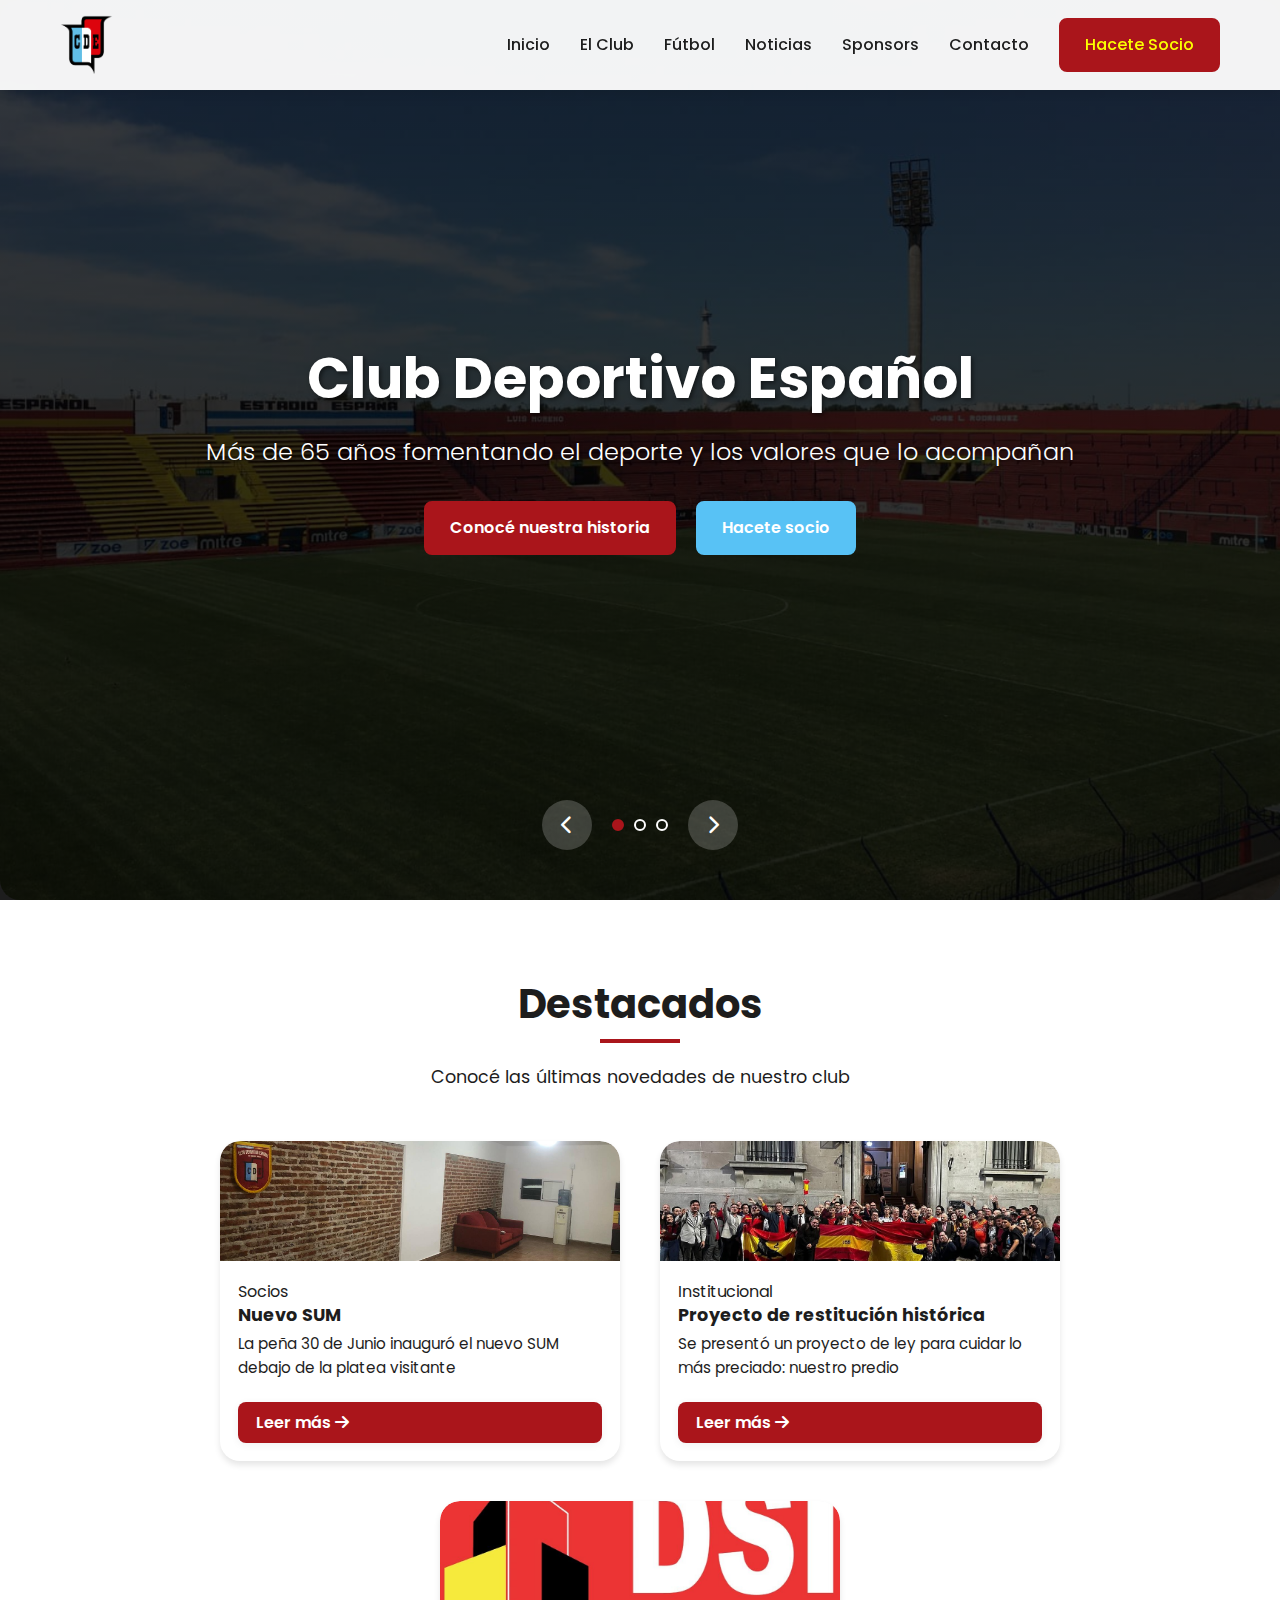
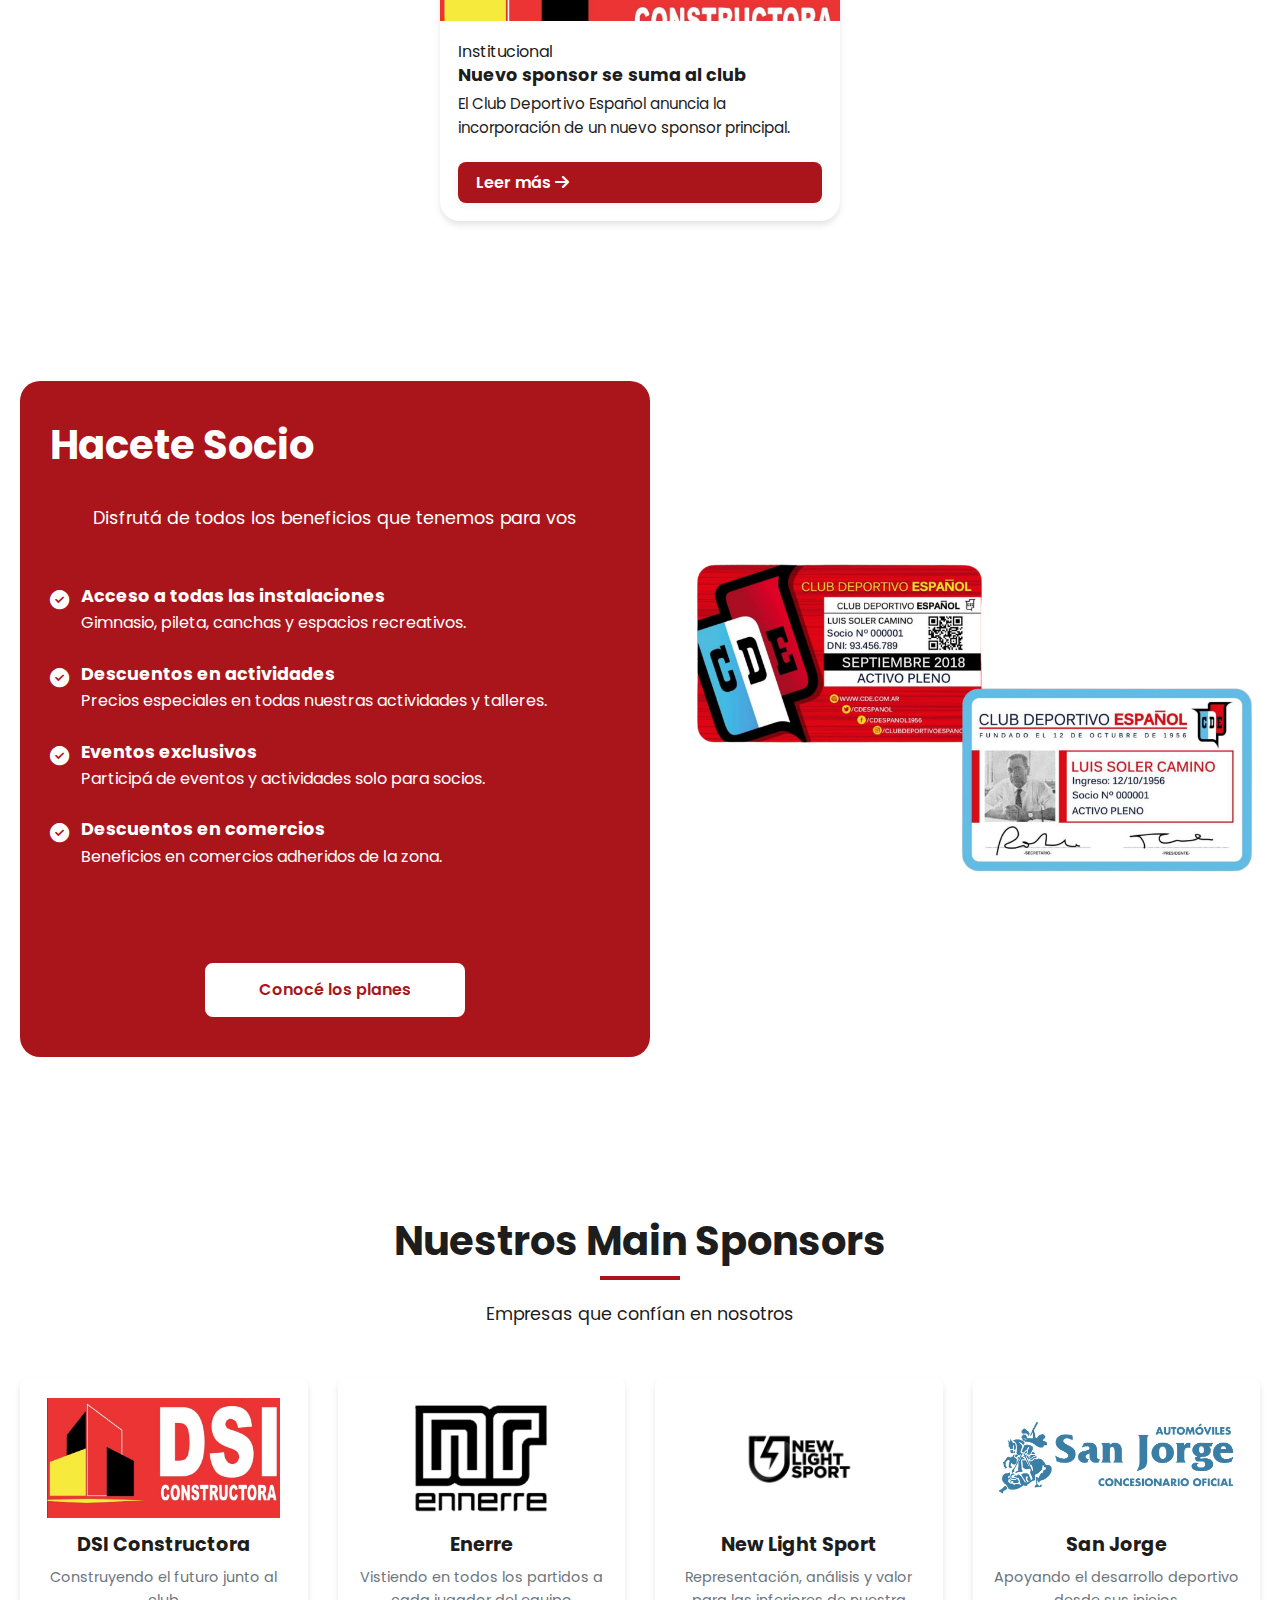
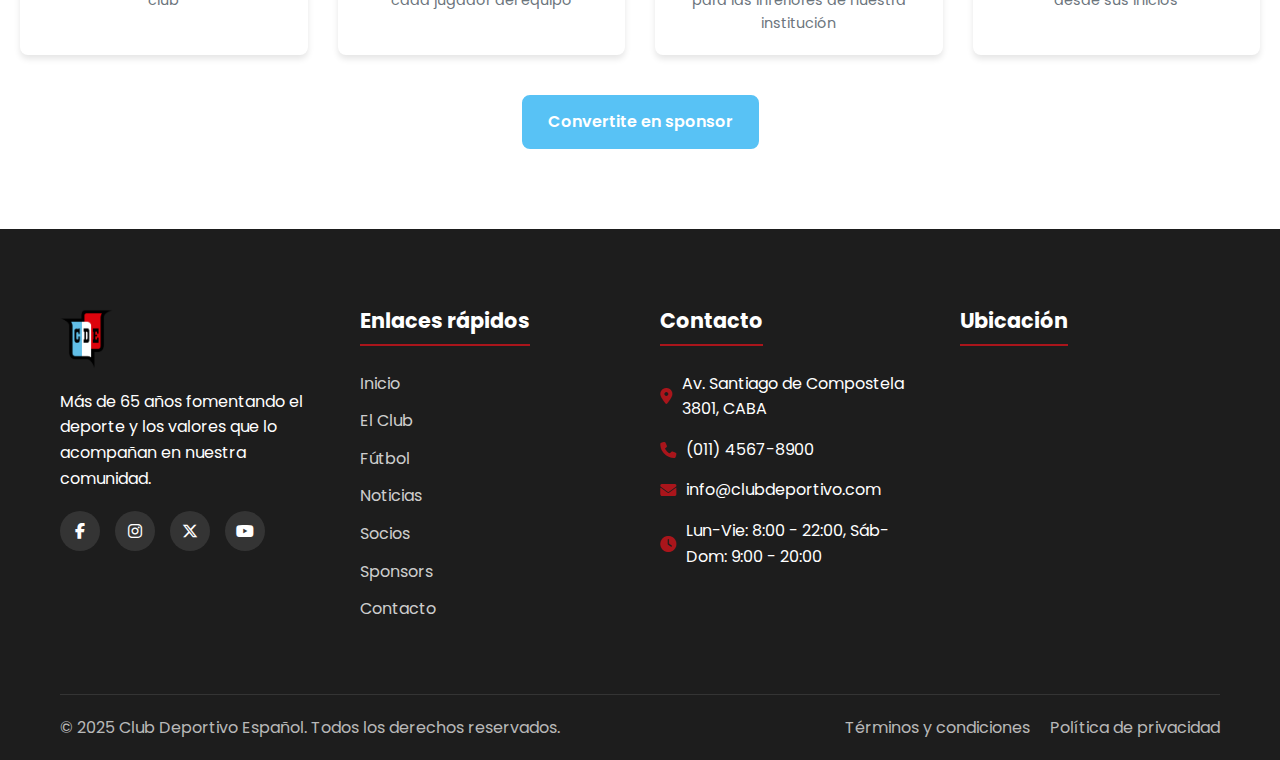
<file: index.html>
<!DOCTYPE html>
<html lang="es">
<head>
    <meta charset="UTF-8">
    <meta name="viewport" content="width=device-width, initial-scale=1.0">
    <meta name="description" content="Club Deportivo Español - Institución deportiva y social con más de 65 años de historia. Fútbol, actividades sociales y culturales para toda la familia.">
    <meta name="keywords" content="club deportivo, fútbol, deportes, actividades sociales, socios">
    <title>Club Deportivo Español - Inicio</title>
    <link rel="icon" href="../img/escudo.png" type="image/x-icon">
    <link href="https://fonts.googleapis.com/css2?family=Poppins:wght@300;400;500;600;700&display=swap" rel="stylesheet">
    <link rel="stylesheet" href="https://cdnjs.cloudflare.com/ajax/libs/font-awesome/6.4.0/css/all.min.css">
    <link rel="stylesheet" href="css/estilos.css">
    <style>
        /* Variables CSS */
        :root {
            --color-rojo: #AA151B;
            --color-blanco: #ffffff;
            --color-negro: #1d1d1d;
            --color-gris-claro: #f8f9fa;
            --color-gris: #e9ecef;
            --color-gris-oscuro: #6c757d;
            --color-amarillo: #fbff00;
            --sombra: 0 4px 6px rgba(0, 0, 0, 0.1);
            --transicion: all 0.3s ease;
            --borde-radio: 8px;
            --fuente-principal: 'Poppins', sans-serif;
        }
        html, body {
            font-family: 'Poppins', sans-serif;
        }
        /* Estilos para imágenes de noticias en tarjetas */
        .tarjetas-grid {
            display: flex;
            gap: 40px;
            justify-content: center;
            flex-wrap: wrap;
        }
        .tarjeta {
            width: 400px;
            height: 320px;
            background: #fff;
            border-radius: 20px;
            box-shadow: var(--sombra);
            display: flex;
            flex-direction: column;
            overflow: hidden;
            transition: var(--transicion);
        }
        .tarjeta-imagen {
            width: 100%;
            height: 120px;
            flex-shrink: 0;
            overflow: hidden;
            border-radius: 20px 20px 0 0;
            background: #f8f9fa;
            display: flex;
            align-items: center;
            justify-content: center;
        }
        .tarjeta-imagen img {
            width: 100%;
            height: 100%;
            object-fit: cover;
            display: block;
        }
        .tarjeta-contenido {
            padding: 18px;
            flex: 1;
            display: flex;
            flex-direction: column;
            justify-content: flex-start;
        }
        .tarjeta-titulo {
            font-size: 1.1rem;
            margin-bottom: 6px;
        }
        .tarjeta-texto {
            font-size: 0.95rem;
            margin-bottom: 8px;
            flex: 1;
        }
        .tarjeta-enlace {
            display: inline-block;
            background-color: var(--color-rojo);
            color: var(--color-blanco);
            padding: 8px 18px;
            border-radius: 8px;
            font-weight: 600;
            text-decoration: none;
            margin-top: 10px;
            transition: var(--transicion);
            box-shadow: 0 2px 8px rgba(0,0,0,0.06);
        }
        /* Elimina el hover para que no cambie color */
        .tarjeta-enlace:hover {
            background-color: var(--color-rojo);
            color: var(--color-blanco);
        }
        @media (max-width: 800px) {
            .tarjetas-grid {
                flex-direction: column;
                align-items: center;
            }
            .tarjeta {
                width: 98vw;
                max-width: 420px;
                height: auto;
                border-radius: 20px;
            }
            .tarjeta-imagen {
                height: 180px;
                border-radius: 20px 20px 0 0;
            }
        }
        .seccion.fondo-blanco .contenedor {
            max-width: 1400px;
        }
        
        /* Nueva regla para el contenedor del header */
        .cabecera .contenedor {
            width: 100%;
            max-width: 1200px;
            margin: 0 auto;
            padding: 0 20px;
        }
        .slider {
            border-radius: 20px;
            overflow: hidden;
            min-height: 380px;
        }
        .slide {
            background-size: cover !important;
            background-position: center !important;
            background-repeat: no-repeat !important;
            min-height: 380px;
            border-radius: 20px;
        }
        @media (max-width: 800px) {
            .slider, .slide {
                border-radius: 12px;
                min-height: 220px;
            }
        }
        /* Mejoras para móviles */
        @media (max-width: 600px) {
      .slider, .slide {
        border-radius: 10px !important;
        min-height: 140px !important;
      }
      .slide .contenedor {
        padding: 10px 4px !important;
      }
      .titulo-principal {
        font-size: 1.2rem !important;
        margin-bottom: 8px !important;
      }
      .subtitulo {
        font-size: 1em !important;
        margin-bottom: 8px !important;
      }
      .botones-hero {
        flex-direction: column !important;
        gap: 8px !important;
      }
      .boton, .boton-celeste, .boton-rojo, .boton-blanco {
        width: 100% !important;
        font-size: 1em !important;
        padding: 12px 0 !important;
        margin: 6px 0 !important;
      }
      .controles-slider {
        flex-direction: row !important;
        gap: 8px !important;
        margin-top: 6px !important;
      }
      .indicadores-slider {
        gap: 4px !important;
      }
      .indicador {
        width: 10px !important;
        height: 10px !important;
      }
      .tarjetas-grid {
        flex-direction: column !important;
        gap: 12px !important;
        align-items: center !important;
      }
      .tarjeta {
        width: 98vw !important;
        max-width: 420px !important;
        height: auto !important;
        border-radius: 12px !important;
      }
      .tarjeta-imagen {
        height: 110px !important;
        border-radius: 12px 12px 0 0 !important;
      }
      .tarjeta-contenido {
        padding: 10px 6px !important;
      }
      .tarjeta-titulo {
        font-size: 1em !important;
      }
      .tarjeta-texto {
        font-size: 0.95em !important;
      }
      .tarjeta-enlace {
        width: 100% !important;
        font-size: 1em !important;
        padding: 10px 0 !important;
        margin-top: 6px !important;
      }
      .seccion.fondo-blanco .contenedor {
        max-width: 100vw !important;
        padding: 0 6px !important;
      }
      .seccion.fondo-blanco > .contenedor[style] {
        flex-direction: column !important;
        gap: 18px !important;
        align-items: stretch !important;
      }
      .sponsors-grid {
        flex-direction: column !important;
        gap: 12px !important;
        align-items: center !important;
      }
      .sponsor-card {
        width: 100% !important;
        max-width: 350px !important;
        margin: 0 auto !important;
      }
      .sponsor-logo img {
        max-width: 100px !important;
        height: auto !important;
      }
      .centrado {
        width: 100% !important;
        text-align: center !important;
      }
      .pie .contenedor {
        padding: 0 4px !important;
      }
      .columnas-footer {
        flex-direction: column !important;
        gap: 18px !important;
      }
      .columna-footer {
        width: 100% !important;
        margin-bottom: 10px !important;
        text-align: center !important;
      }
      .logo-footer img {
        max-width: 90px !important;
      }
      .redes-sociales-footer a {
        font-size: 1.3em !important;
        margin: 0 6px !important;
      }
      .info-contacto li {
        font-size: 0.98em !important;
      }
      .copyright {
        flex-direction: column !important;
        gap: 8px !important;
        font-size: 0.95em !important;
        text-align: center !important;
      }
      .enlaces-legales {
        flex-direction: column !important;
        gap: 4px !important;
        padding-left: 0 !important;
      }
      .enlaces-legales li {
        margin-bottom: 2px !important;
      }
      .pie iframe {
        height: 120px !important;
      }
    }
    </style>
</head>
<body>
    <header class="cabecera">
        <div class="contenedor">
            <div class="logo">
                <a href="index.html">
                    <img src="img/escudo.png" alt="Logo Club Deportivo Español">
                </a>
            </div>
            <nav class="navegacion">
                <button class="boton-menu" aria-label="Abrir menú">
                    <span class="barra"></span>
                    <span class="barra"></span>
                    <span class="barra"></span>
                </button>
                <ul class="menu">
                    <li><a href="index.html">Inicio</a></li>
                    <li><a href="club.html">El Club</a></li>
                    <li><a href="futbol.html">Fútbol</a></li>
                    <li><a href="noticias.html">Noticias</a></li>
                    <li><a href="sponsors.html">Sponsors</a></li>
                    <li><a href="contacto.html">Contacto</a></li>
                    <li><a href="socios.html" class="boton boton-rojo" style="background-color: var(--color-rojo); color: #fbff00; border: 2px solid var(--color-rojo);">Hacete Socio</a></li>
                </ul>
            </nav>
        </div>
    </header>
    <section class="hero">
        <div class="slider">
            <div class="slide actual" style="background: linear-gradient(rgba(0, 0, 0, 0.5), rgba(0, 0, 0, 0.5)), url('img/inicio/estadio españa.png') no-repeat center center;">
                <div class="contenedor">
                    <h1 class="titulo-principal">Club Deportivo Español</h1>
                    <p class="subtitulo">Más de 65 años fomentando el deporte y los valores que lo acompañan</p>
                    <div class="botones-hero">
                        <a href="club.html" class="boton boton-rojo">Conocé nuestra historia</a>
                        <a href="socios.html" class="boton boton-celeste">Hacete socio</a>
                    </div>
                </div>
            </div>
            <div class="slide" style="background: linear-gradient(rgba(81, 81, 81, 0.5), rgba(81, 81, 81, 0.5)), url('img/inicio/foto fubtol.jpg') no-repeat center center;">
                <div class="contenedor">
                    <h1 class="titulo-principal">Fútbol</h1>
                    <p class="subtitulo">Fútbol profesional y formación deportiva de calidad desde las primeras etapas</p>
                    <div class="botones-hero">
                        <a href="futbol.html" class="boton boton-rojo">Conocé nuestros equipos</a>
                        <a href="socios.html" class="boton boton-celeste">Sumate al club</a>
                    </div>
                </div>
            </div>
            <div class="slide" style="background: linear-gradient(rgba(81, 81, 81, 0.5), rgba(80, 80, 80, 0.5)), url('img/noticias/legislatura.jpg') no-repeat center center;">
                <div class="contenedor">
                    <h1 class="titulo-principal">Noticias</h1>
                    <p class="subtitulo">Enterate de las últimas novedades</p>
                    <div class="botones-hero">
                        <a href="noticias.html" class="boton boton-rojo">Descubrí más</a>
                        <a href="socios.html" class="boton boton-celeste">Hacete socio</a>
                    </div>
                </div>
            </div>
        </div>
        <div class="controles-slider">
            <button class="control-prev" aria-label="Anterior slide"><i class="fas fa-chevron-left"></i></button>
            <div class="indicadores-slider">
                <button class="indicador activo" aria-label="Ir al slide 1"></button>
                <button class="indicador" aria-label="Ir al slide 2"></button>
                <button class="indicador" aria-label="Ir al slide 3"></button>
            </div>
            <button class="control-next" aria-label="Siguiente slide"><i class="fas fa-chevron-right"></i></button>
        </div>
    </section>

    <!-- Sección Destacados -->
    <section class="seccion fondo-blanco">
        <div class="contenedor">
            <h2 class="titulo-seccion">Destacados</h2>
            <p class="descripcion-seccion">Conocé las últimas novedades de nuestro club</p>
            
            <div class="tarjetas-grid">
                <div class="tarjeta">
                    <div class="tarjeta-imagen">
                        <img src="img/noticias/SUM.jpg" alt="Noticia 1">
                    </div>
                    <div class="tarjeta-contenido">
                        <span class="tarjeta-categoria">Socios</span>
                        <h3 class="tarjeta-titulo">Nuevo SUM</h3>
                        <p class="tarjeta-texto">La peña 30 de Junio inauguró el nuevo SUM debajo de la platea visitante</p>
                        <a href="noticias/nuevo-SUM.html" class="tarjeta-enlace">Leer más <i class="fas fa-arrow-right"></i></a>
                    </div>
                </div>
                
                <div class="tarjeta">
                    <div class="tarjeta-imagen">
                        <img src="img/noticias/legislatura.jpg" alt="Noticia 2">
                    </div>
                    <div class="tarjeta-contenido">
                        <span class="tarjeta-categoria">Institucional</span>
                        <h3 class="tarjeta-titulo">Proyecto de restitución histórica</h3>
                        <p class="tarjeta-texto">Se presentó un proyecto de ley para cuidar lo más preciado: nuestro predio</p>
                        <a href="noticias/restitucion-historica.html" class="tarjeta-enlace">Leer más <i class="fas fa-arrow-right"></i></a>
                    </div>
                </div>
                
                <div class="tarjeta">
                    <div class="tarjeta-imagen">
                        <img src="img/noticias/nuevo sponsor.jpg" alt="Noticia 3">
                    </div>
                    <div class="tarjeta-contenido">
                        <span class="tarjeta-categoria">Institucional</span>
                        <h3 class="tarjeta-titulo">Nuevo sponsor se suma al club</h3>
                        <p class="tarjeta-texto">El Club Deportivo Español anuncia la incorporación de un nuevo sponsor principal.</p>
                        <a href="noticias/nuevo-sponsor.html" class="tarjeta-enlace">Leer más <i class="fas fa-arrow-right"></i></a>
                    </div>
                </div>
            </div>
        </div>
    </section>

    <!-- Sección Hacete Socio -->
    <section class="seccion fondo-blanco">
        <div class="contenedor" style="display: flex; flex-wrap: wrap; gap: 40px; align-items: center;">
            <div style="flex: 1; min-width: 300px; background: var(--color-rojo); color: var(--color-blanco); border-radius: 20px; padding: 40px 30px; display: flex; flex-direction: column; align-items: flex-start;">
                <h2 class="titulo-seccion" style="color: var(--color-blanco);">Hacete Socio</h2>
                <p class="descripcion-seccion" style="color: var(--color-blanco);">Disfrutá de todos los beneficios que tenemos para vos</p>
                <ul style="list-style: none; padding: 0; margin: 0 0 30px 0;">
                    <li style="margin-bottom: 24px; display: flex; align-items: flex-start; gap: 12px;">
                        <span style="color: var(--color-blanco); font-size: 1.2em; margin-top: 4px;"><i class="fas fa-check-circle"></i></span>
                        <div>
                            <strong style="color: var(--color-blanco); font-size: 1.1em;">Acceso a todas las instalaciones</strong>
                            <div style="color: var(--color-blanco); font-weight: 400;">Gimnasio, pileta, canchas y espacios recreativos.</div>
                        </div>
                    </li>
                    <li style="margin-bottom: 24px; display: flex; align-items: flex-start; gap: 12px;">
                        <span style="color: var(--color-blanco); font-size: 1.2em; margin-top: 4px;"><i class="fas fa-check-circle"></i></span>
                        <div>
                            <strong style="color: var(--color-blanco); font-size: 1.1em;">Descuentos en actividades</strong>
                            <div style="color: var(--color-blanco); font-weight: 400;">Precios especiales en todas nuestras actividades y talleres.</div>
                        </div>
                    </li>
                    <li style="margin-bottom: 24px; display: flex; align-items: flex-start; gap: 12px;">
                        <span style="color: var(--color-blanco); font-size: 1.2em; margin-top: 4px;"><i class="fas fa-check-circle"></i></span>
                        <div>
                            <strong style="color: var(--color-blanco); font-size: 1.1em;">Eventos exclusivos</strong>
                            <div style="color: var(--color-blanco); font-weight: 400;">Participá de eventos y actividades solo para socios.</div>
                        </div>
                    </li>
                    <li style="margin-bottom: 24px; display: flex; align-items: flex-start; gap: 12px;">
                        <span style="color: var(--color-blanco); font-size: 1.2em; margin-top: 4px;"><i class="fas fa-check-circle"></i></span>
                        <div>
                            <strong style="color: var(--color-blanco); font-size: 1.1em;">Descuentos en comercios</strong>
                            <div style="color: var(--color-blanco); font-weight: 400;">Beneficios en comercios adheridos de la zona.</div>
                        </div>
                    </li>
                </ul>
                <div class="centrado" style="width: 100%;">
                    <a href="socios.html" class="boton boton-blanco" style="background: var(--color-blanco); color: var(--color-rojo); border: 2px solid var(--color-blanco); width: 100%; max-width: 260px; margin: 0 auto; display: block;">Conocé los planes</a>
                </div>
            </div>
            <div style="flex: 1; min-width: 300px; display: flex; justify-content: center; align-items: center; min-height: 350px; border-radius: var(--borde-radio); background: var(--color-blanco);">
                <img src="img/inicio/carnet de socio.png" alt="Modelo Carnet de Socio" style="max-width: 100%; max-height: 320px; border-radius: 12px;">
            </div>
        </div>
    </section>

    <!-- Sección Sponsors -->
    <section class="seccion fondo-blanco">
        <div class="contenedor">
            <h2 class="titulo-seccion">Nuestros Main Sponsors</h2>
            <p class="descripcion-seccion">Empresas que confían en nosotros</p>
            
            <div class="sponsors-grid" style="display: flex; flex-wrap: wrap; gap: 30px; justify-content: center;">
                <div class="sponsor-card">
                    <div class="sponsor-logo">
                        <img src="img/sponsors/dsi constructora.png" alt="DSI Constructora">
                    </div>
                    <div class="sponsor-info">
                        <h3>DSI Constructora</h3>
                        <p>Construyendo el futuro junto al club</p>
                    </div>
                </div>
                
                <div class="sponsor-card">
                    <div class="sponsor-logo">
                        <img src="img/sponsors/enerre logo.png" alt="Enerre">
                    </div>
                    <div class="sponsor-info">
                        <h3>Enerre</h3>
                        <p>Vistiendo en todos los partidos a cada jugador del equipo</p>
                    </div>
                </div>
                
                <div class="sponsor-card">
                    <div class="sponsor-logo">
                        <img src="img/sponsors/new light sport logo.png" alt="New Light Sport">
                    </div>
                    <div class="sponsor-info">
                        <h3>New Light Sport</h3>
                        <p>Representación, análisis y valor para las inferiores de nuestra institución</p>
                    </div>
                </div>
                
                <div class="sponsor-card">
                    <div class="sponsor-logo">
                        <img src="img/sponsors/san jorge logo.avif" alt="San Jorge">
                    </div>
                    <div class="sponsor-info">
                        <h3>San Jorge</h3>
                        <p>Apoyando el desarrollo deportivo desde sus inicios</p>
                    </div>
                </div>
            </div>
            
            <div class="centrado">
                <a href="sponsors.html" class="boton boton-celeste">Convertite en sponsor</a>
            </div>
        </div>
    </section>

    <!-- Footer con redes sociales, mapa y contacto -->
    <footer class="pie">
        <div class="contenedor">
            <div class="columnas-footer">
                <div class="columna-footer">
                    <div class="logo-footer">
                        <img src="img/escudo.png" alt="Logo Club Deportivo Español">
                    </div>
                    <p>Más de 65 años fomentando el deporte y los valores que lo acompañan en nuestra comunidad.</p>
                    <div class="redes-sociales-footer">
                        <a href="https://www.facebook.com/CDEspanol1956/?locale=es_LA" aria-label="Facebook">
                            <i class="fab fa-facebook-f"></i>
                        </a>
                        <a href="https://www.instagram.com/clubdeportivoespanol/?hl=es" aria-label="Instagram">
                            <i class="fab fa-instagram"></i>
                        </a>
                        <a href="https://x.com/CDEspanol?ref_src=twsrc%5Egoogle%7Ctwcamp%5Eserp%7Ctwgr%5Eauthor" aria-label="X">
                            <i class="fab fa-x-twitter"></i>
                        </a>
                        <a href="https://www.youtube.com/c/FuriaEspa%C3%B1olaTV" aria-label="YouTube">
                            <i class="fab fa-youtube"></i>
                        </a>
                    </div>
                </div>
                
                <div class="columna-footer">
                    <h3>Enlaces rápidos</h3>
                    <ul class="enlaces-footer">
                        <li><a href="index.html">Inicio</a></li>
                        <li><a href="club.html">El Club</a></li>
                        <li><a href="futbol.html">Fútbol</a></li>
                        <li><a href="noticias.html">Noticias</a></li>
                        <li><a href="socios.html">Socios</a></li>
                        <li><a href="sponsors.html">Sponsors</a></li>
                        <li><a href="contacto.html">Contacto</a></li>
                    </ul>
                </div>
                
                <div class="columna-footer">
                    <h3>Contacto</h3>
                    <ul class="info-contacto">
                        <li><i class="fas fa-map-marker-alt"></i> Av. Santiago de Compostela 3801, CABA</li>
                        <li><i class="fas fa-phone"></i> (011) 4567-8900</li>
                        <li><i class="fas fa-envelope"></i> info@clubdeportivo.com</li>
                        <li><i class="fas fa-clock"></i> Lun-Vie: 8:00 - 22:00, Sáb-Dom: 9:00 - 20:00</li>
                    </ul>
                </div>
                
                <div class="columna-footer">
                    <h3>Ubicación</h3>
                    <div style="border-radius: var(--borde-radio); overflow: hidden; height: 200px;">
                        <iframe src="https://www.google.com/maps/embed?pb=!1m18!1m12!1m3!1d3282.237381788609!2d-58.44916668499998!3d-34.593453980458675!2m3!1f0!2f0!3f0!3m2!1i1024!2i768!4f13.1!3m3!1m2!1s0x95bcc3e56f2fd6b1%3A0xe8b3e6ded19f5!2sAv.%20Santiago%20de%20Compostela%203801%2C%20CABA!5e0!3m2!1ses!2sar!4v1660000000000!5m2!1ses!2sar" width="100%" height="100%" style="border:0;" allowfullscreen="" loading="lazy" referrerpolicy="no-referrer-when-downgrade"></iframe>
                    </div>
                </div>
            </div>
            
            <div class="copyright">
                <p>&copy; 2025 Club Deportivo Español. Todos los derechos reservados.</p>
                <ul class="enlaces-legales">
                    <li><a href="terminos-y-condiciones.html">Términos y condiciones</a></li>
                    <li><a href="privacidad.html">Política de privacidad</a></li>
                </ul>
            </div>
        </div>
    </footer>

    <script src="js/script.js"></script>
    <script>
    // Slider principal de la sección hero
    document.addEventListener('DOMContentLoaded', function() {
        const slides = document.querySelectorAll('.slide');
        const prevBtn = document.querySelector('.control-prev');
        const nextBtn = document.querySelector('.control-next');
        const indicadores = document.querySelectorAll('.indicador');
        let actual = 0;
        let intervalo;

        function mostrarSlide(idx) {
            slides.forEach((slide, i) => {
                slide.classList.toggle('actual', i === idx);
            });
            indicadores.forEach((ind, i) => {
                ind.classList.toggle('activo', i === idx);
            });
            actual = idx;
        }

        function siguienteSlide() {
            let idx = (actual + 1) % slides.length;
            mostrarSlide(idx);
        }
        function anteriorSlide() {
            let idx = (actual - 1 + slides.length) % slides.length;
            mostrarSlide(idx);
        }
        function irASlide(idx) {
            mostrarSlide(idx);
        }
        function iniciarAutoSlide() {
            intervalo = setInterval(siguienteSlide, 6000);
        }
        function detenerAutoSlide() {
            clearInterval(intervalo);
        }

        nextBtn.addEventListener('click', () => {
            siguienteSlide();
            detenerAutoSlide();
            iniciarAutoSlide();
        });
        prevBtn.addEventListener('click', () => {
            anteriorSlide();
            detenerAutoSlide();
            iniciarAutoSlide();
        });
        indicadores.forEach((ind, i) => {
            ind.addEventListener('click', () => {
                irASlide(i);
                detenerAutoSlide();
                iniciarAutoSlide();
            });
        });

        mostrarSlide(0);
        iniciarAutoSlide();
    });
    </script>
</body>
</html>
</file>
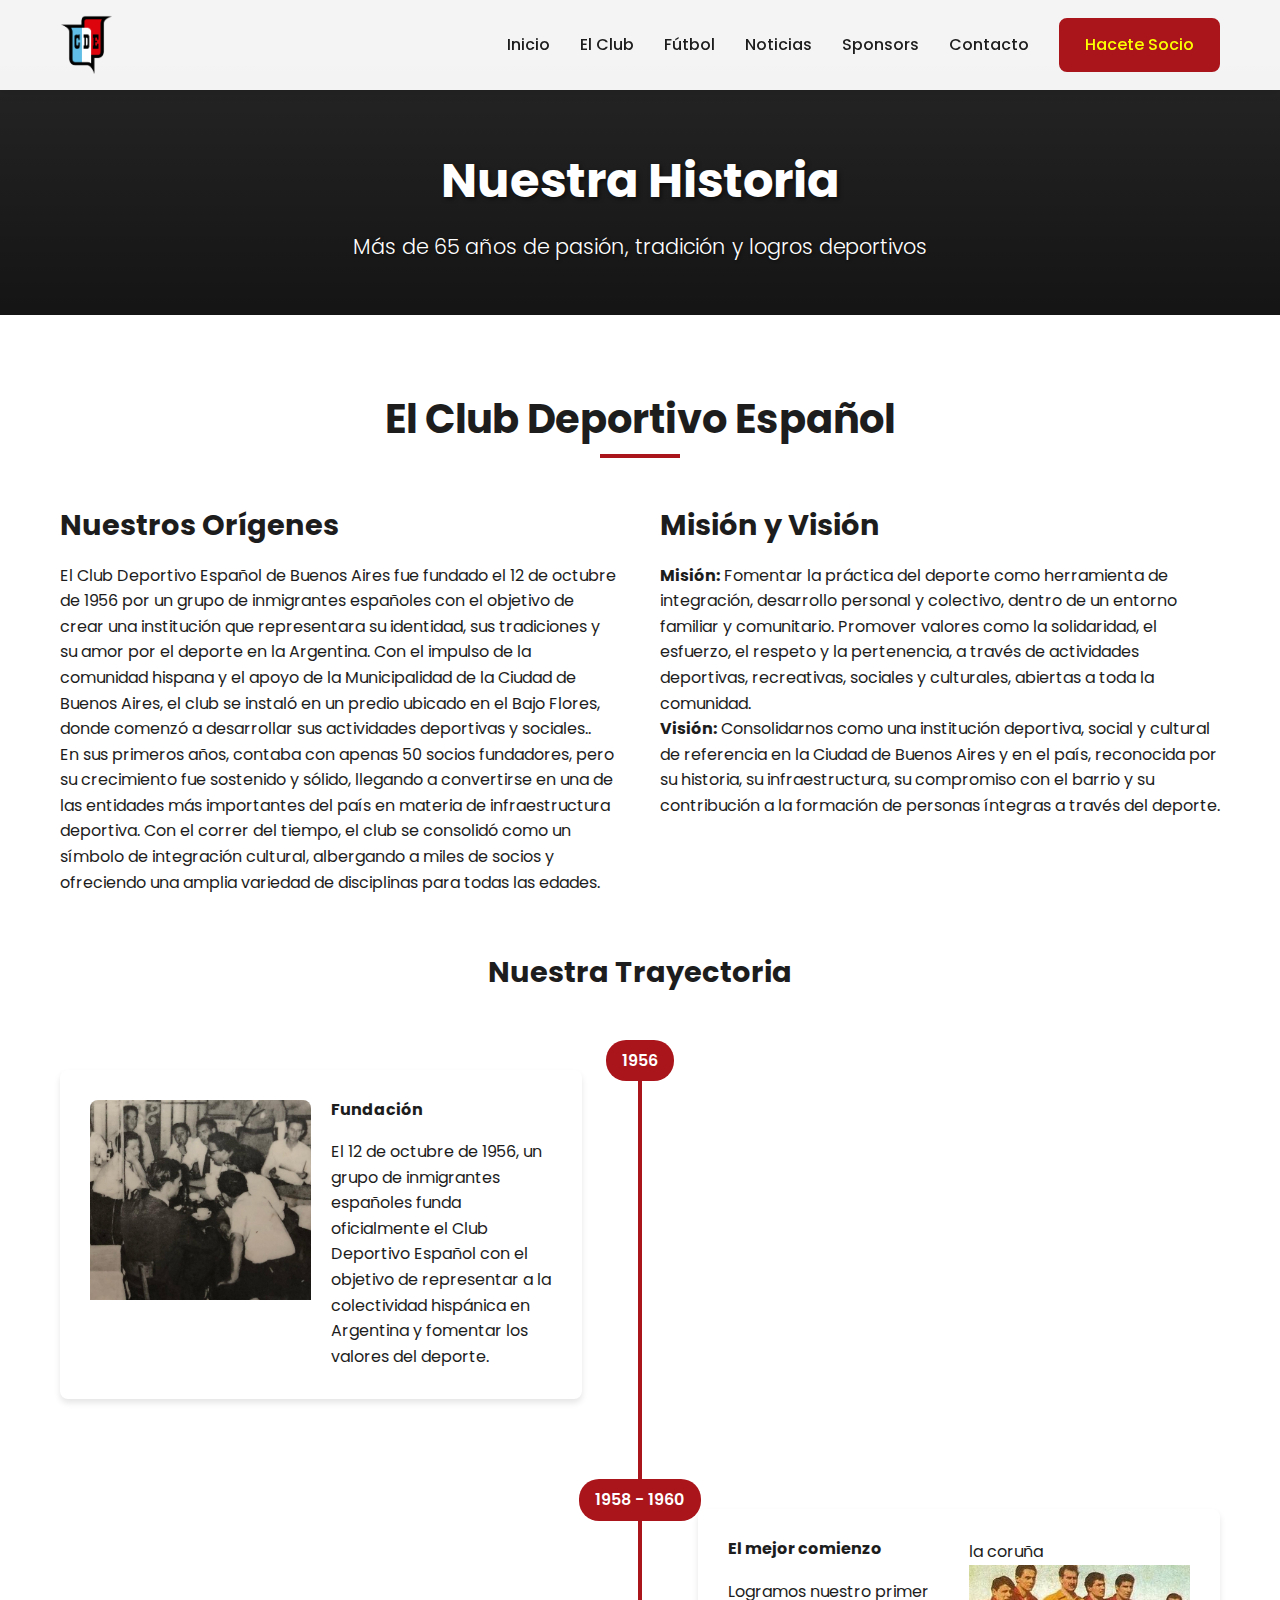
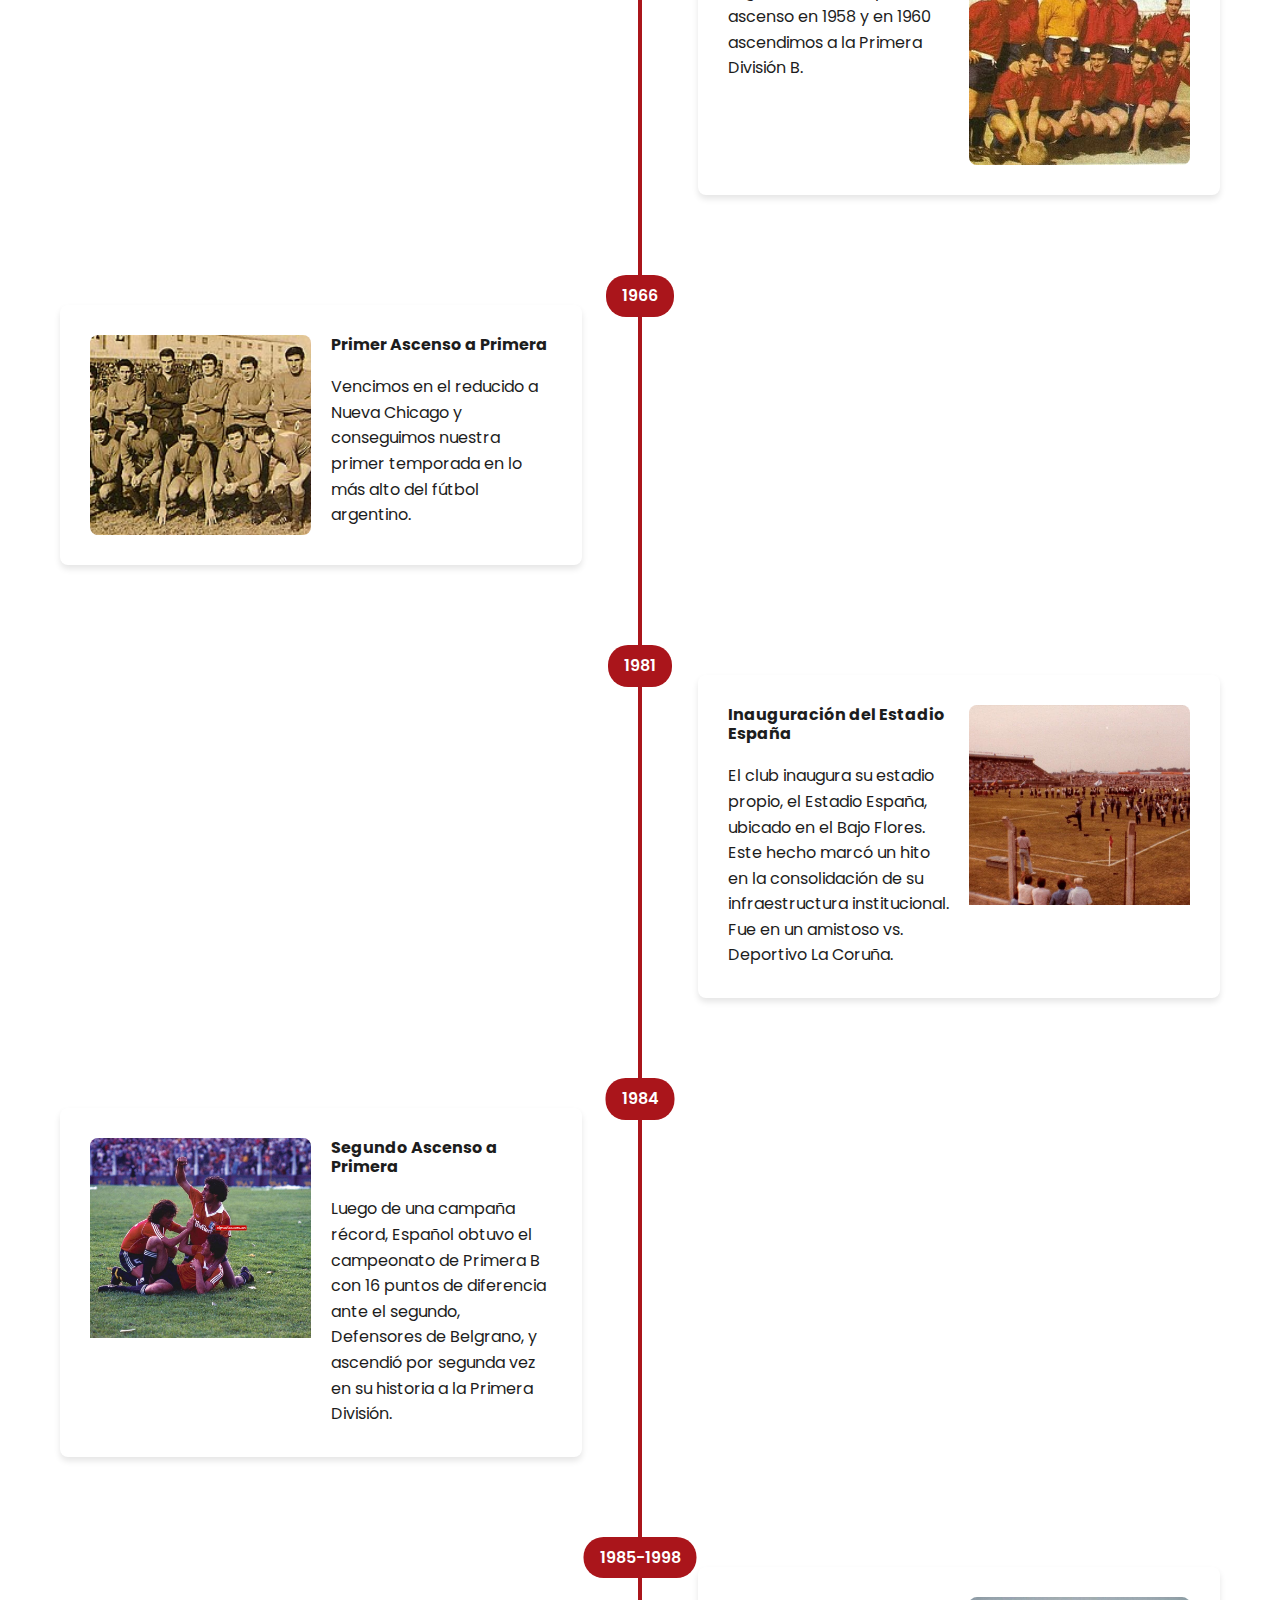
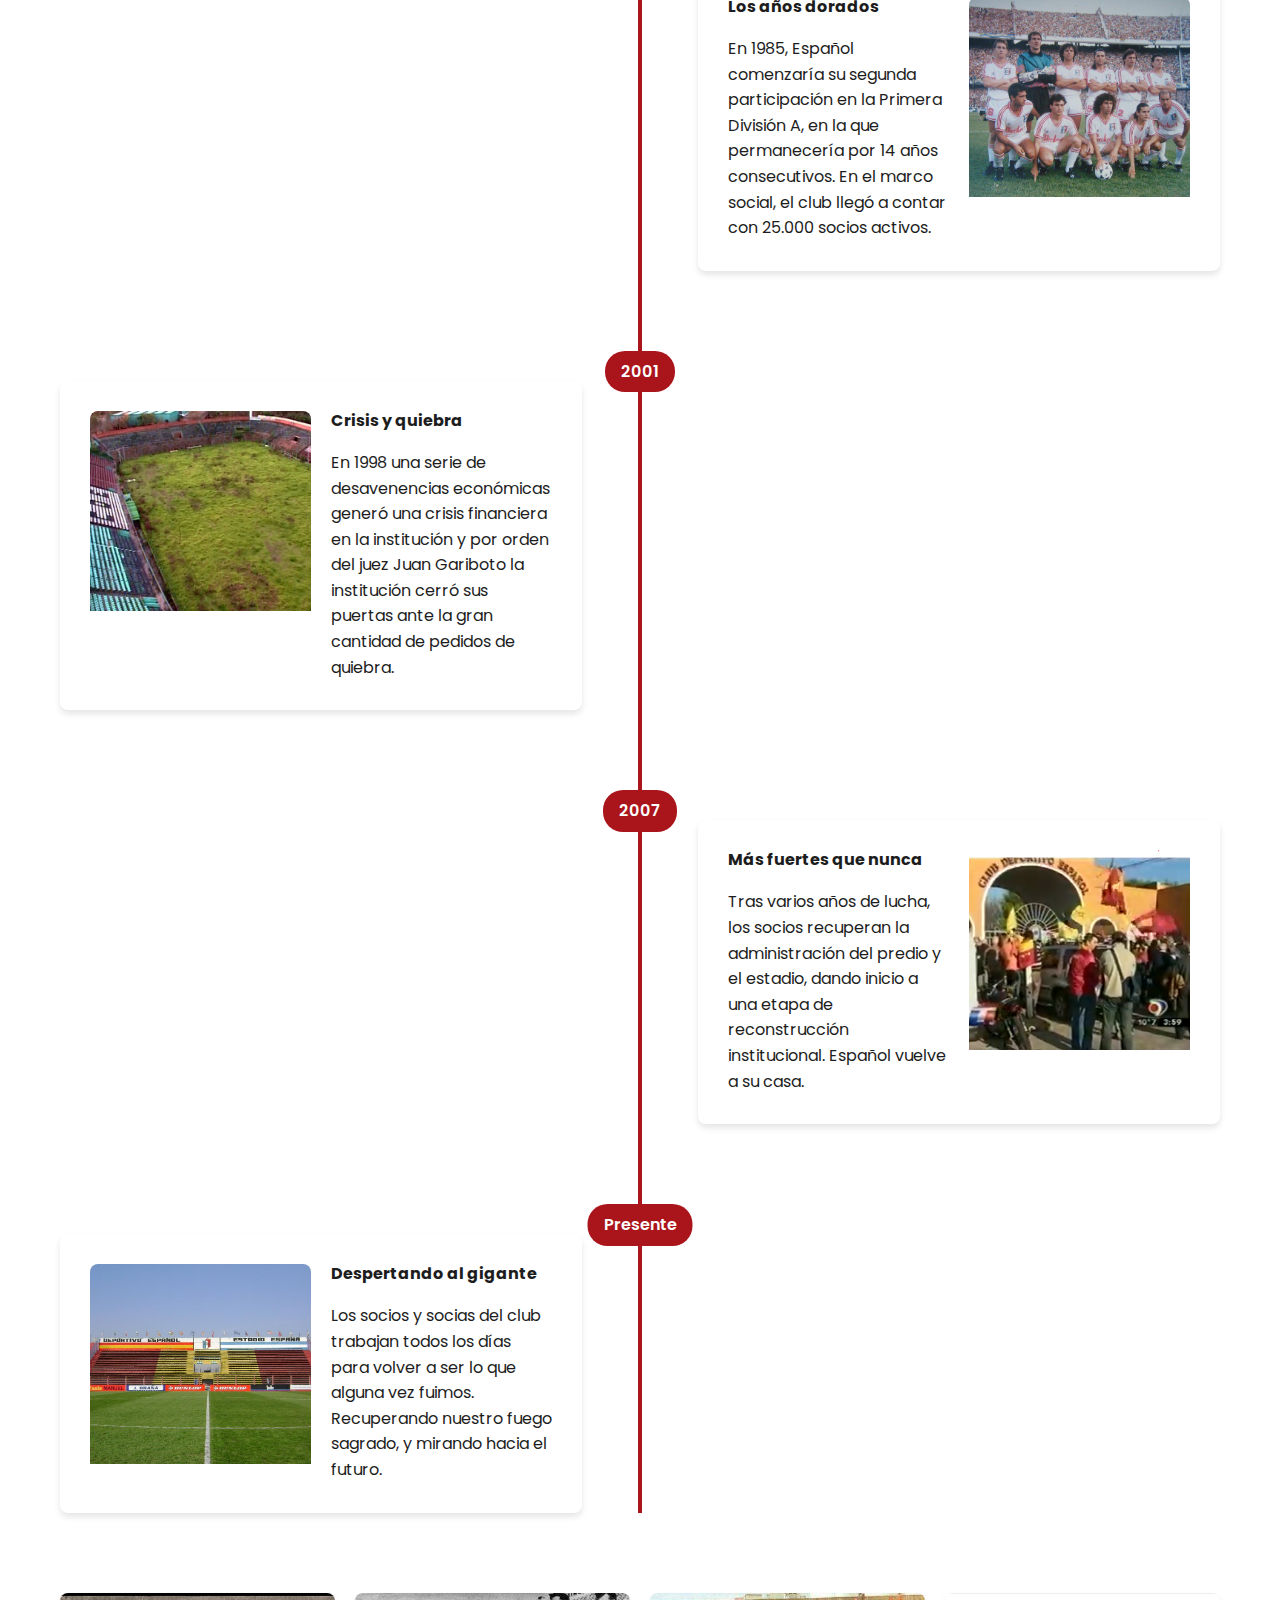
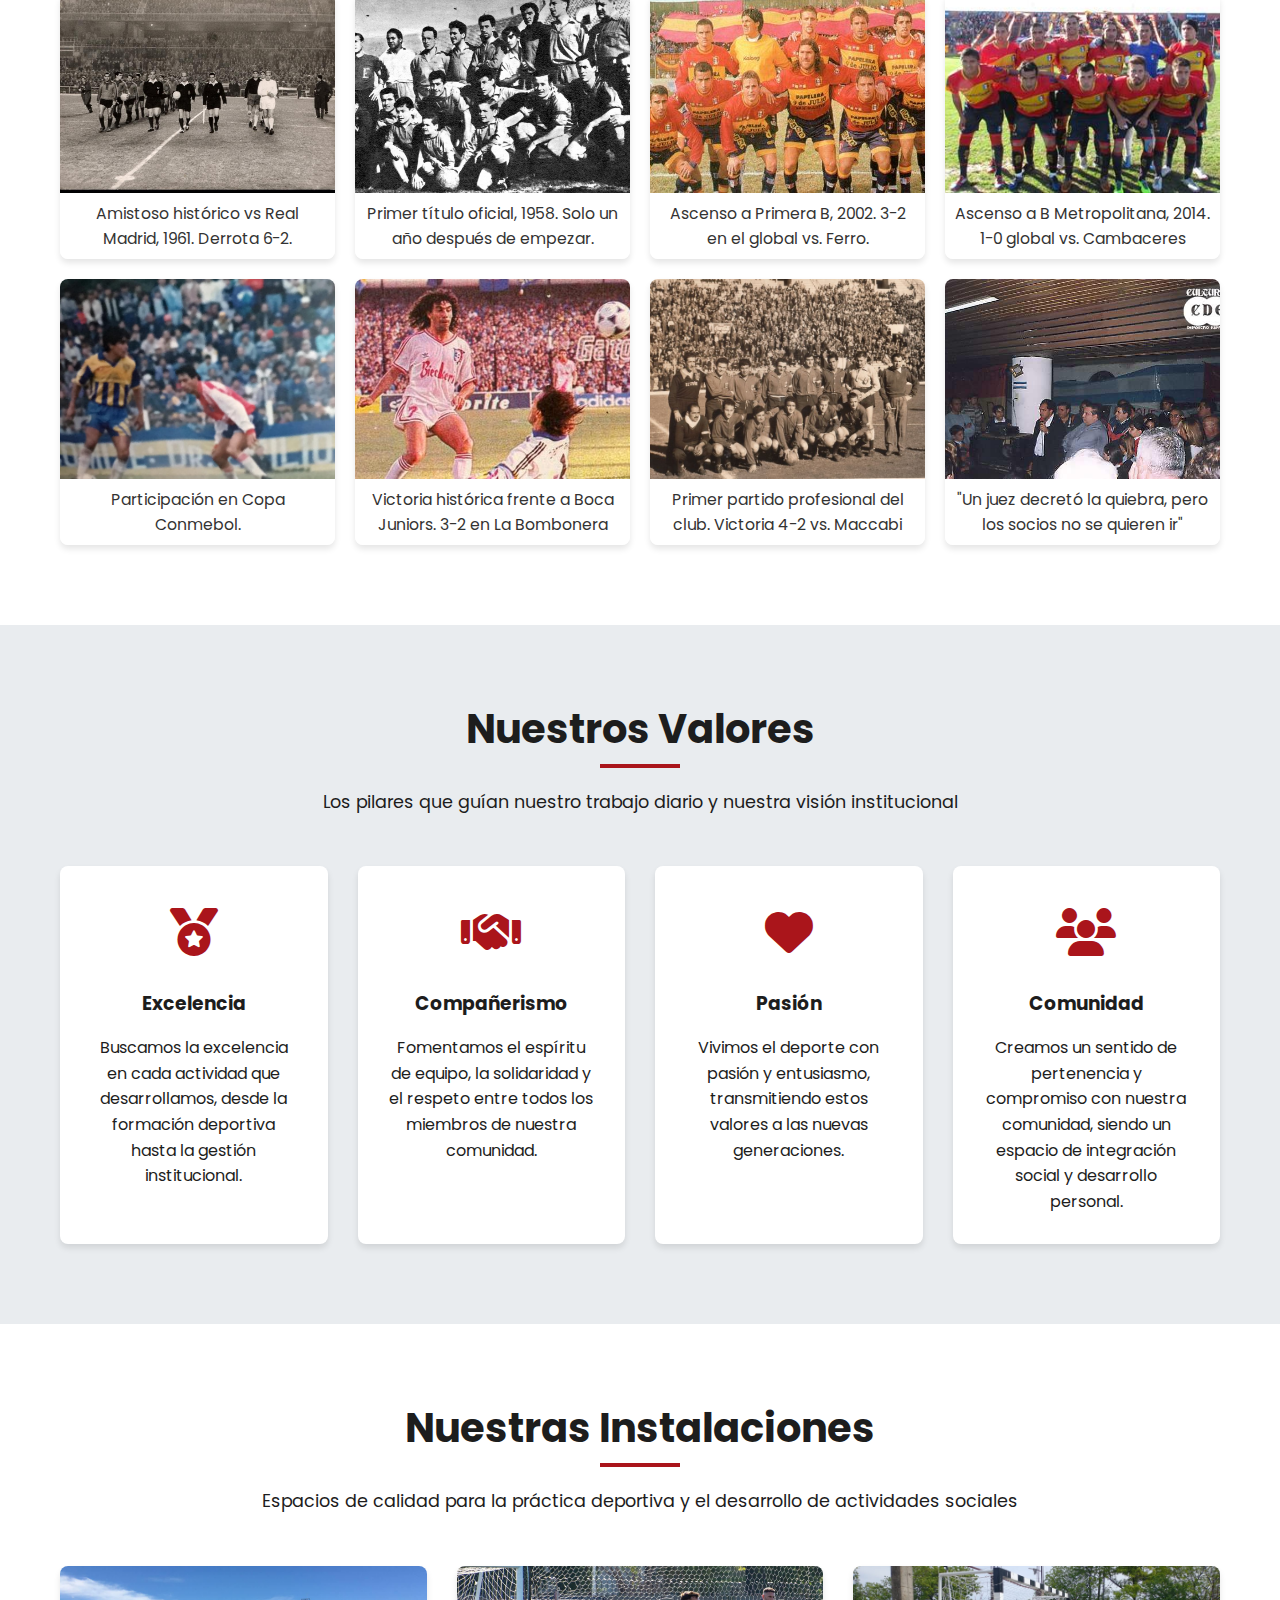
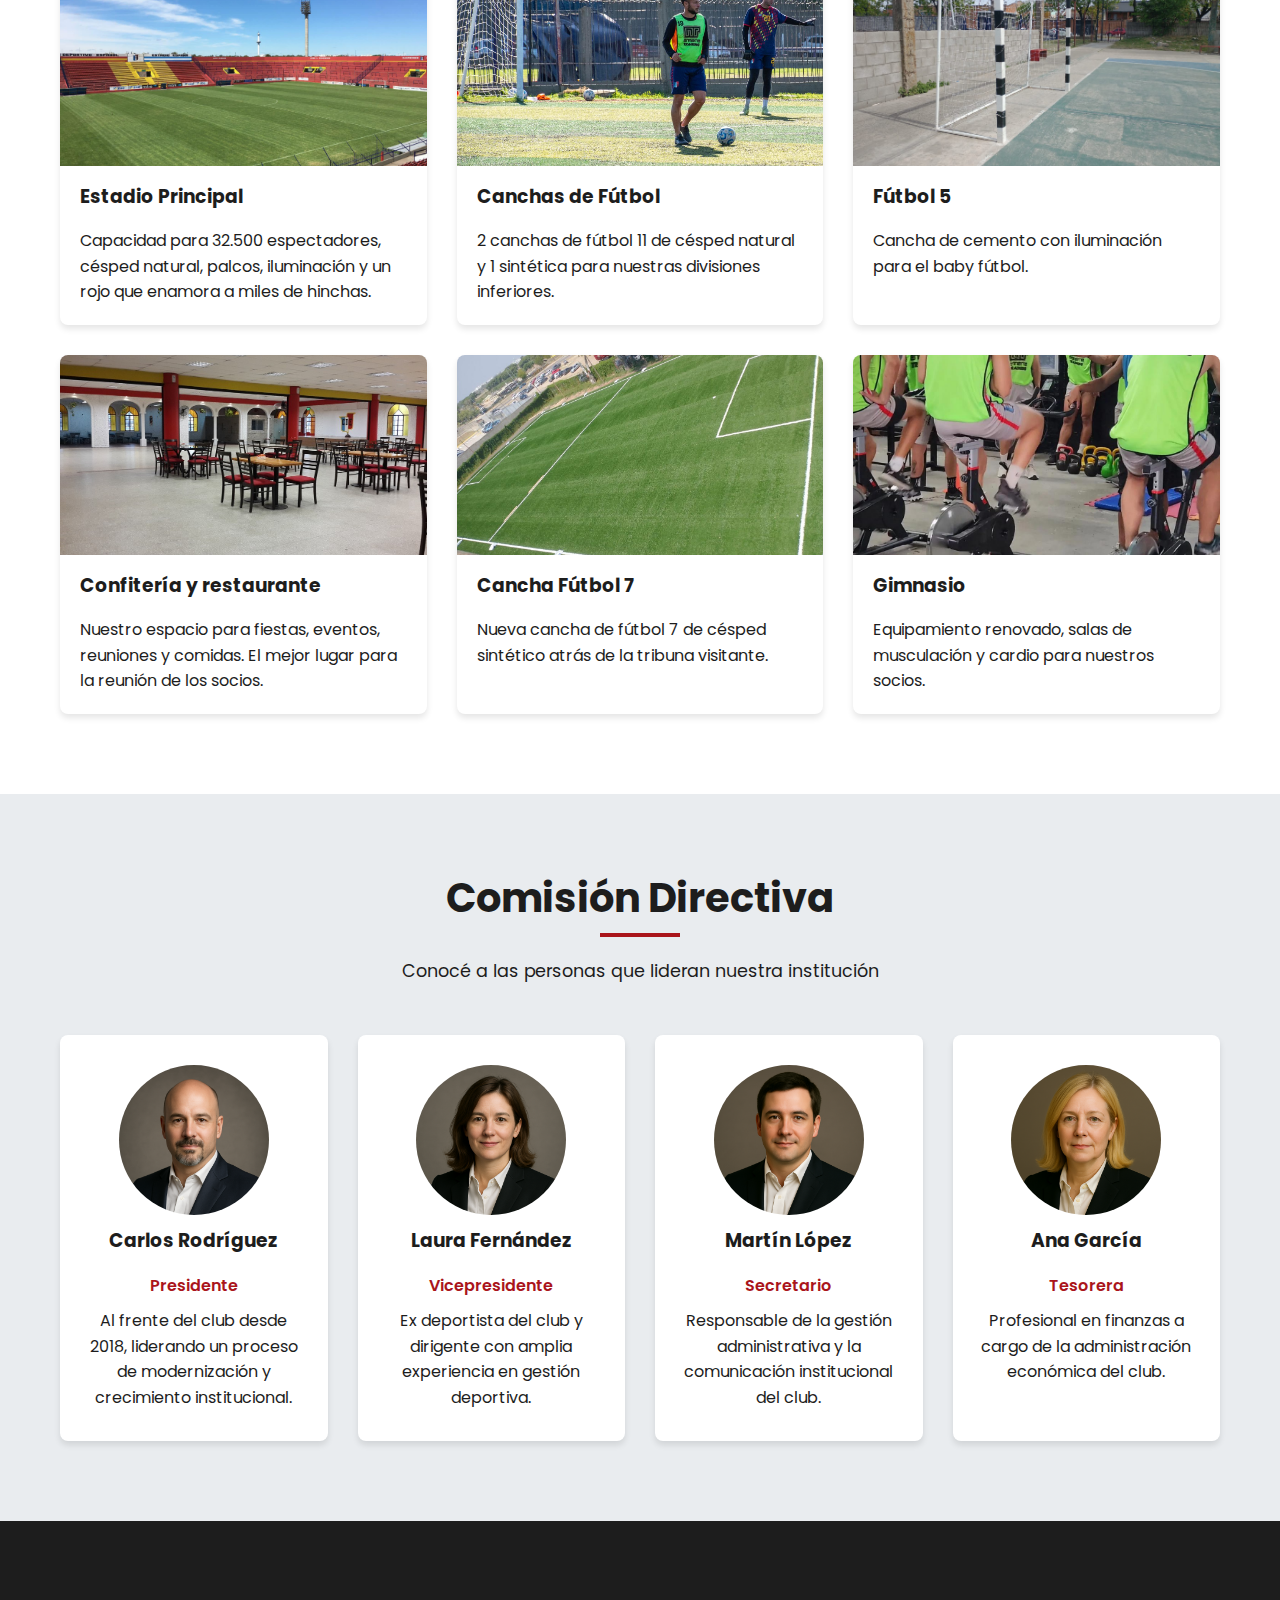
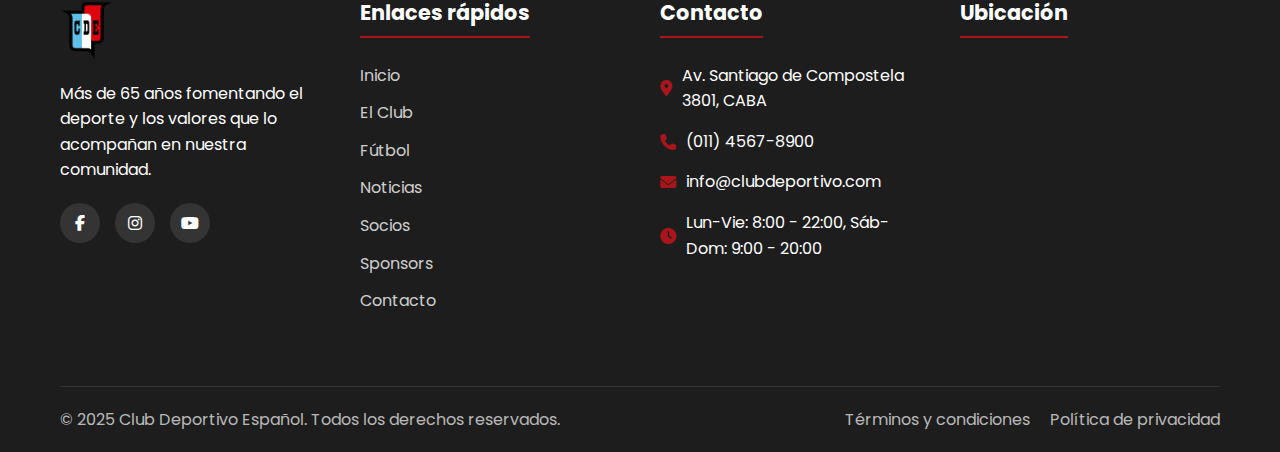
<file: club.html>
<!DOCTYPE html>
<html lang="es">
<head>
    <meta charset="UTF-8">
    <meta name="viewport" content="width=device-width, initial-scale=1.0">
    <meta name="description" content="Conoce la historia del Club Deportivo Español, desde su fundación en 1956 hasta la actualidad. Valores, logros y trayectoria institucional.">
    <meta name="keywords" content="historia club deportivo, fundación, trayectoria, logros deportivos, valores institucionales">
    <title>Historia Institucional - Club Deportivo Español</title>
    <link rel="icon" href="../img/escudo.png" type="image/x-icon">
    <link href="https://fonts.googleapis.com/css2?family=Montserrat:wght@300;400;500;600;700;800&display=swap" rel="stylesheet">
    <link href="https://fonts.googleapis.com/css2?family=Poppins:wght@300;400;500;600;700&display=swap" rel="stylesheet">
    <link rel="stylesheet" href="https://cdnjs.cloudflare.com/ajax/libs/font-awesome/6.4.0/css/all.min.css">
    <link rel="stylesheet" href="css/estilos.css">
    <style>
        :root {
            --color-rojo: #AA151B;
            --color-blanco: #ffffff;
            --color-negro: #1d1d1d;
            --color-gris-claro: #f8f9fa;
            --color-gris: #e9ecef;
            --color-gris-oscuro: #6c757d;
            --color-amarillo: #fbff00;
            --sombra: 0 4px 6px rgba(0, 0, 0, 0.1);
            --transicion: all 0.3s ease;
            --borde-radio: 8px;
            --fuente-principal: 'Poppins', sans-serif;
        }

   
        .linea-tiempo {
            margin-top: 60px;
            position: relative;
        }

        .eventos {
            position: relative;
            max-width: 1200px;
            margin: 0 auto;
        }

        .eventos::before {
            content: '';
            position: absolute;
            top: 0;
            left: 50%;
            transform: translateX(-50%);
            width: 4px;
            height: 100%;
            background-color: var(--color-rojo);
        }

        .evento {
            position: relative;
            margin-bottom: 80px;
            display: flex;
            justify-content: center;
            align-items: center;
        }

        .fecha-evento {
            position: absolute;
            top: 0;
            left: 50%;
            transform: translateX(-50%);
            background-color: var(--color-rojo);
            color: var(--color-blanco);
            padding: 8px 16px;
            border-radius: 20px;
            font-weight: 600;
            z-index: 1;
        }

        .contenido-evento {
            width: 45%;
            padding: 30px;
            background-color: var(--color-blanco);
            border-radius: var(--borde-radio);
            box-shadow: var(--sombra);
            margin-top: 30px;
            display: flex;
            gap: 20px;
        }

        .contenido-evento .texto {
            flex: 1;
        }

        .contenido-evento .imagen {
            flex: 1;
            min-width: 200px;
            border-radius: var(--borde-radio);
            overflow: hidden;
        }

        .contenido-evento .imagen img {
            width: 100%;
            height: 200px;
            object-fit: cover;
            transition: var(--transicion);
        }

        .contenido-evento .imagen img:hover {
            transform: scale(1.05);
        }

        .evento:nth-child(odd) .contenido-evento {
            margin-right: 55%;
            flex-direction: row-reverse;
        }

        .evento:nth-child(even) .contenido-evento {
            margin-left: 55%;
        }

        .galeria-fotos {
            display: grid;
            grid-template-columns: repeat(auto-fill, minmax(250px, 1fr));
            gap: 20px;
            margin-top: 40px;
        }

        .foto-historica {
            border-radius: var(--borde-radio);
            overflow: hidden;
            box-shadow: var(--sombra);
            transition: var(--transicion);
        }

        .foto-historica:hover {
            transform: scale(1.03);
            box-shadow: 0 10px 20px rgba(0, 0, 0, 0.15);
        }

        .foto-historica img {
            width: 100%;
            height: 200px;
            object-fit: cover;
        }

        .valores-grid {
            display: grid;
            grid-template-columns: repeat(auto-fill, minmax(250px, 1fr));
            gap: 30px;
            margin-top: 40px;
        }

        .valor-card {
            background-color: var(--color-blanco);
            padding: 30px;
            border-radius: var(--borde-radio);
            text-align: center;
            box-shadow: var(--sombra);
            transition: var(--transicion);
        }

        .valor-card:hover {
            transform: translateY(-10px);
            box-shadow: 0 15px 30px rgba(0, 0, 0, 0.1);
        }

        .valor-icono {
            font-size: 3rem;
            color: var(--color-rojo);
            margin-bottom: 20px;
        }

        @media (max-width: 768px) {
            .eventos::before {
                left: 20px;
            }
            
            .evento {
                flex-direction: column;
                align-items: flex-start;
            }
            
            .fecha-evento {
                left: 20px;
                transform: none;
            }
            
            .contenido-evento {
                width: 100%;
                margin-left: 40px !important;
                margin-right: 0 !important;
            }
        }

        @media (max-width: 600px) {
      .columnas {
        flex-direction: column !important;
        gap: 18px !important;
      }
      .columna {
        width: 100% !important;
        min-width: 0 !important;
        margin-bottom: 10px !important;
      }
      .linea-tiempo {
        margin-top: 30px !important;
      }
      .eventos {
        max-width: 100vw !important;
        padding: 0 2px !important;
      }
      .eventos::before {
        left: 10px !important;
      }
      .evento {
        flex-direction: column !important;
        align-items: flex-start !important;
        margin-bottom: 40px !important;
      }
      .fecha-evento {
        left: 10px !important;
        transform: none !important;
        font-size: 0.95em !important;
        padding: 6px 10px !important;
      }
      .contenido-evento {
        width: 100% !important;
        margin-left: 30px !important;
        margin-right: 0 !important;
        flex-direction: column !important;
        padding: 14px 6px !important;
        gap: 10px !important;
      }
      .contenido-evento .imagen img {
        height: 120px !important;
      }
      .galeria-fotos {
        grid-template-columns: 1fr !important;
        gap: 10px !important;
        margin-top: 20px !important;
      }
      .foto-historica img {
        height: 120px !important;
      }
      .valores-grid {
        grid-template-columns: 1fr !important;
        gap: 12px !important;
        margin-top: 18px !important;
      }
      .valor-card {
        padding: 16px 6px !important;
      }
      .instalaciones-grid {
        grid-template-columns: 1fr !important;
        gap: 12px !important;
      }
      .instalacion-card img {
        height: 120px !important;
      }
      .directivos-grid {
        grid-template-columns: 1fr !important;
        gap: 12px !important;
      }
      .directivo-card img {
        width: 90px !important;
        height: 90px !important;
        margin: 18px auto 10px !important;
      }
      .pie .contenedor {
        padding: 0 4px !important;
      }
      .columnas-footer {
        flex-direction: column !important;
        gap: 18px !important;
      }
      .columna-footer {
        width: 100% !important;
        margin-bottom: 10px !important;
        text-align: center !important;
      }
      .logo-footer img {
        max-width: 90px !important;
      }
      .redes-sociales-footer a {
        font-size: 1.3em !important;
        margin: 0 6px !important;
      }
      .info-contacto li {
        font-size: 0.98em !important;
      }
      .copyright {
        flex-direction: column !important;
        gap: 8px !important;
        font-size: 0.95em !important;
        text-align: center !important;
      }
      .enlaces-legales {
        flex-direction: column !important;
        gap: 4px !important;
        padding-left: 0 !important;
      }
      .enlaces-legales li {
        margin-bottom: 2px !important;
      }
      .pie iframe {
        height: 120px !important;
      }
    }
    </style>
</head>
<body>
    <header class="cabecera">
        <div class="contenedor">
            <div class="logo">
                <a href="index.html">
                    <img src="img/escudo.png" alt="Logo Club Deportivo Español">
                </a>
            </div>
            <nav class="navegacion">
                <button class="boton-menu" aria-label="Abrir menú">
                    <span class="barra"></span>
                    <span class="barra"></span>
                    <span class="barra"></span>
                </button>
                <ul class="menu">
                    <li><a href="index.html">Inicio</a></li>
                    <li><a href="club.html">El Club</a></li>
                    <li><a href="futbol.html">Fútbol</a></li>
                    <li><a href="noticias.html">Noticias</a></li>
                    <li><a href="sponsors.html">Sponsors</a></li>
                    <li><a href="contacto.html">Contacto</a></li>
                    <li><a href="socios.html" class="boton boton-rojo" style="background-color: var(--color-rojo); color: var(--color-amarillo); border: 2px solid var(--color-rojo);">Hacete Socio</a></li>
                </ul>
            </nav>
        </div>
    </header>
    <section class="hero-seccion" style="background-image: linear-gradient(rgba(0, 0, 0, 0.6), rgba(0, 0, 0, 0.6)), url('');">
        <div class="contenedor">
            <h1 class="titulo-principal">Nuestra Historia</h1>
            <p class="subtitulo">Más de 65 años de pasión, tradición y logros deportivos</p>
        </div>
    </section>
    <section class="seccion fondo-blanco">
        <div class="contenedor">
            <h2 class="titulo-seccion">El Club Deportivo Español</h2>
            
            <div class="columnas" style="display: flex; gap: 40px; margin-bottom: 60px;">
                <div class="columna" style="flex: 1;">
                    <h3 class="titulo-subseccion">Nuestros Orígenes</h3>
                    <p>El Club Deportivo Español de Buenos Aires fue fundado el 12 de octubre de 1956 por un grupo de inmigrantes españoles con el objetivo de crear una institución que representara su identidad, sus tradiciones y su amor por el deporte en la Argentina. Con el impulso de la comunidad hispana y el apoyo de la Municipalidad de la Ciudad de Buenos Aires, el club se instaló en un predio ubicado en el Bajo Flores, donde comenzó a desarrollar sus actividades deportivas y sociales..</p>
                    <p>En sus primeros años, contaba con apenas 50 socios fundadores, pero su crecimiento fue sostenido y sólido, llegando a convertirse en una de las entidades más importantes del país en materia de infraestructura deportiva. Con el correr del tiempo, el club se consolidó como un símbolo de integración cultural, albergando a miles de socios y ofreciendo una amplia variedad de disciplinas para todas las edades.</p>
                </div>
                <div class="columna" style="flex: 1;">
                    <h3 class="titulo-subseccion">Misión y Visión</h3>
                    <p><strong>Misión:</strong> Fomentar la práctica del deporte como herramienta de integración, desarrollo personal y colectivo, dentro de un entorno familiar y comunitario. Promover valores como la solidaridad, el esfuerzo, el respeto y la pertenencia, a través de actividades deportivas, recreativas, sociales y culturales, abiertas a toda la comunidad.</p>
                    <p><strong>Visión:</strong> Consolidarnos como una institución deportiva, social y cultural de referencia en la Ciudad de Buenos Aires y en el país, reconocida por su historia, su infraestructura, su compromiso con el barrio  y su contribución a la formación de personas íntegras a través del deporte.</p>
                </div>
            </div>
            
            <div class="linea-tiempo">
                <h3 class="titulo-subseccion" style="text-align: center; margin-bottom: 50px;">Nuestra Trayectoria</h3>
                <div class="eventos">
                    <div class="evento">
                        <div class="fecha-evento">1956</div>
                        <div class="contenido-evento">
                            <div class="texto">
                                <h4>Fundación</h4>
                                <p>El 12 de octubre de 1956, un grupo de inmigrantes españoles funda oficialmente el Club Deportivo Español con el objetivo de representar a la colectividad hispánica en Argentina y fomentar los valores del deporte.</p>
                            </div>
                            <div class="imagen">
                                <img src="img/el club/fundacion.jpg" alt="Fundación del Club Deportivo Español">
                            </div>
                        </div>
                    </div>
                    <div class="evento">
                        <div class="fecha-evento">1958 - 1960</div>
                        <div class="contenido-evento">
                            <div class="texto">
                                <h4>El mejor comienzo</h4>
                                <p>Logramos nuestro primer ascenso en 1958 y en 1960 ascendimos a la Primera División B.</p>
                            </div>
                            <div class="imagen">la coruña
                                <img src="img/el club/español 1960.jpg" alt="Primer ascenso">
                            </div>
                        </div>
                    </div>
                    <div class="evento">
                        <div class="fecha-evento">1966</div>
                        <div class="contenido-evento">
                            <div class="texto">
                                <h4>Primer Ascenso a Primera</h4>
                                <p>Vencimos en el reducido a Nueva Chicago y conseguimos nuestra primer temporada en lo más alto del fútbol argentino.</p>
                            </div>
                            <div class="imagen">
                                <img src="img/el club/1966.jpg" alt="Primer ascenso del club">
                            </div>
                        </div>
                    </div>
                    <div class="evento">
                        <div class="fecha-evento">1981</div>
                        <div class="contenido-evento">
                            <div class="texto">
                                <h4>Inauguración del Estadio España</h4>
                                <p>El club inaugura su estadio propio, el Estadio España, ubicado en el Bajo Flores. Este hecho marcó un hito en la consolidación de su infraestructura institucional. Fue en un amistoso vs. Deportivo La Coruña.</p>
                            </div>
                            <div class="imagen">
                                <img src="img/el club/inauguracion estadio.jpg" alt="Inauguración del Estadio España">
                            </div>
                        </div>
                    </div>
                    <div class="evento">
                        <div class="fecha-evento">1984</div>
                        <div class="contenido-evento">
                            <div class="texto">
                                <h4>Segundo Ascenso a Primera</h4>
                                <p>Luego de una campaña récord, Español obtuvo el campeonato de Primera B con 16 puntos de diferencia ante el segundo, Defensores de Belgrano, y ascendió por segunda vez en su historia a la Primera División.</p>
                            </div>
                            <div class="imagen">
                                <img src="img/el club/1984.jpg" alt="Campeonato nacional de fútbol">
                            </div>
                        </div>
                    </div>
                    <div class="evento">
                        <div class="fecha-evento">1985-1998</div>
                        <div class="contenido-evento">
                            <div class="texto">
                                <h4>Los años dorados</h4>
                                <p>En 1985, Español comenzaría su segunda participación en la Primera División A, en la que permanecería por 14 años consecutivos. En el marco social, el club llegó a contar con 25.000 socios activos.</p>
                            </div>
                            <div class="imagen">
                                <img src="img/el club/1992.jpg" alt="Ampliación de instalaciones">
                            </div>
                        </div>
                    </div>
                    <div class="evento">
                        <div class="fecha-evento">2001</div>
                        <div class="contenido-evento">
                            <div class="texto">
                                <h4>Crisis y quiebra</h4>
                                <p>En 1998 una serie de desavenencias económicas generó una crisis financiera en la institución y por orden del juez Juan Gariboto la institución cerró sus puertas ante la gran cantidad de pedidos de quiebra.</p>
                            </div>
                            <div class="imagen">
                                <img src="img/el club/quiebra.jpg" alt="la quiebra">
                            </div>
                        </div>
                    </div>
                    <div class="evento">
                        <div class="fecha-evento">2007</div>
                        <div class="contenido-evento">
                            <div class="texto">
                                <h4>Más fuertes que nunca</h4>
                                <p>Tras varios años de lucha, los socios recuperan la administración del predio y el estadio, dando inicio a una etapa de reconstrucción institucional. Español vuelve a su casa.</p>
                            </div>
                            <div class="imagen">
                                <img src="img/el club/vuelta al predio.png" alt="Vuelta al predio">
                            </div>
                        </div>
                    </div>
                    <div class="evento">
                        <div class="fecha-evento">Presente</div>
                        <div class="contenido-evento">
                            <div class="texto">
                                <h4>Despertando al gigante</h4>
                                <p>Los socios y socias del club trabajan todos los días para volver a ser lo que alguna vez fuimos. Recuperando nuestro fuego sagrado, y mirando hacia el futuro.</p>
                            </div>
                            <div class="imagen">
                                <img src="img/el club/despertando.jpg"Club en la actualidad">
                            </div>
                        </div>
                    </div>
                </div>
            </div>
            
            <div class="galeria-fotos">
                <div class="foto-historica">
                    <img src="img/el club/vs real madrid.jpg" alt="versus Real Madrid 1961">
                    <div style="padding:8px; font-size:0.98em; color:#333; background:rgba(255,255,255,0.85); text-align:center;">Amistoso histórico vs Real Madrid, 1961. Derrota 6-2.</div>
                </div>
                <div class="foto-historica">
                    <img src="img/el club/1958.jpg" alt="Primer título 1958">
                    <div style="padding:8px; font-size:0.98em; color:#333; background:rgba(255,255,255,0.85); text-align:center;">Primer título oficial, 1958. Solo un año después de empezar.</div>
                </div>
                <div class="foto-historica">
                    <img src="img/el club/2002.jpg" alt="Ascenso del 2002">
                    <div style="padding:8px; font-size:0.98em; color:#333; background:rgba(255,255,255,0.85); text-align:center;">Ascenso a Primera B, 2002. 3-2 en el global vs. Ferro. </div>
                </div>
                <div class="foto-historica">
                    <img src="img/el club/2014.jpg" alt="Ascenso 2014">
                    <div style="padding:8px; font-size:0.98em; color:#333; background:rgba(255,255,255,0.85); text-align:center;">Ascenso a B Metropolitana, 2014. 1-0 global vs. Cambaceres</div>
                </div>
                <div class="foto-historica">
                    <img src="img/el club/copa conmebol.jpg" alt="Copa conmebol">
                    <div style="padding:8px; font-size:0.98em; color:#333; background:rgba(255,255,255,0.85); text-align:center;">Participación en Copa Conmebol.</div>
                </div>
                <div class="foto-historica">
                    <img src="img/el club/vs boca.jpg" alt="victoria a boca">
                    <div style="padding:8px; font-size:0.98em; color:#333; background:rgba(255,255,255,0.85); text-align:center;">Victoria histórica frente a Boca Juniors. 3-2 en La Bombonera</div>
                </div>
                <div class="foto-historica">
                    <img src="img/el club/primer partido.png" alt="primer partido profesional">
                    <div style="padding:8px; font-size:0.98em; color:#333; background:rgba(255,255,255,0.85); text-align:center;">Primer partido profesional del club. Victoria 4-2 vs. Maccabi</div>
                </div>
                <div class="foto-historica">
                    <img src="img/el club/la toma.jpg" alt="Los socios toman el club">
                    <div style="padding:8px; font-size:0.98em; color:#333; background:rgba(255,255,255,0.85); text-align:center;">"Un juez decretó la quiebra, pero los socios no se quieren ir"</div>
                </div>
            </div>
        </div>
    </section>
    <section class="seccion fondo-gris">
        <div class="contenedor">
            <h2 class="titulo-seccion">Nuestros Valores</h2>
            <p class="descripcion-seccion">Los pilares que guían nuestro trabajo diario y nuestra visión institucional</p>
            
            <div class="valores-grid">
                <div class="valor-card">
                    <div class="valor-icono">
                        <i class="fas fa-medal"></i>
                    </div>
                    <h3>Excelencia</h3>
                    <p>Buscamos la excelencia en cada actividad que desarrollamos, desde la formación deportiva hasta la gestión institucional.</p>
                </div>
                
                <div class="valor-card">
                    <div class="valor-icono">
                        <i class="fas fa-handshake"></i>
                    </div>
                    <h3>Compañerismo</h3>
                    <p>Fomentamos el espíritu de equipo, la solidaridad y el respeto entre todos los miembros de nuestra comunidad.</p>
                </div>
                
                <div class="valor-card">
                    <div class="valor-icono">
                        <i class="fas fa-heart"></i>
                    </div>
                    <h3>Pasión</h3>
                    <p>Vivimos el deporte con pasión y entusiasmo, transmitiendo estos valores a las nuevas generaciones.</p>
                </div>
                
                <div class="valor-card">
                    <div class="valor-icono">
                        <i class="fas fa-users"></i>
                    </div>
                    <h3>Comunidad</h3>
                    <p>Creamos un sentido de pertenencia y compromiso con nuestra comunidad, siendo un espacio de integración social y desarrollo personal.</p>
                </div>
            </div>
        </div>
    </section>
    <section class="seccion fondo-blanco">
        <div class="contenedor">
            <h2 class="titulo-seccion">Nuestras Instalaciones</h2>
            <p class="descripcion-seccion">Espacios de calidad para la práctica deportiva y el desarrollo de actividades sociales</p>
            
            <div class="instalaciones-grid" style="display: grid; grid-template-columns: repeat(auto-fill, minmax(300px, 1fr)); gap: 30px;">
                <div class="instalacion-card" style="border-radius: var(--borde-radio); overflow: hidden; box-shadow: var(--sombra);">
                    <img src="img/inicio/estadio españa.png" alt="Estadio principal" style="width: 100%; height: 200px; object-fit: cover;">
                    <div style="padding: 20px;">
                        <h3>Estadio Principal</h3>
                        <p>Capacidad para 32.500 espectadores, césped natural, palcos, iluminación y un rojo que enamora a miles de hinchas.</p>
                    </div>
                </div>
                
                <div class="instalacion-card" style="border-radius: var(--borde-radio); overflow: hidden; box-shadow: var(--sombra);">
                    <img src="img/el club/sintetico.jpg" alt="Canchas de fútbol" style="width: 100%; height: 200px; object-fit: cover;">
                    <div style="padding: 20px;">
                        <h3>Canchas de Fútbol</h3>
                        <p>2 canchas de fútbol 11 de césped natural y 1 sintética para nuestras divisiones inferiores.</p>
                    </div>
                </div>
                
                <div class="instalacion-card" style="border-radius: var(--borde-radio); overflow: hidden; box-shadow: var(--sombra);">
                    <img src="img/el club/baby futbol.jpg" alt="Fútbol 5" style="width: 100%; height: 200px; object-fit: cover;">
                    <div style="padding: 20px;">
                        <h3>Fútbol 5</h3>
                        <p>Cancha de cemento con iluminación para el baby fútbol.</p>
                    </div>
                </div>
                
                <div class="instalacion-card" style="border-radius: var(--borde-radio); overflow: hidden; box-shadow: var(--sombra);">
                    <img src="img/el club/buffet.jpg" alt="Buffet" style="width: 100%; height: 200px; object-fit: cover;">
                    <div style="padding: 20px;">
                        <h3>Confitería y restaurante</h3>
                        <p>Nuestro espacio para fiestas, eventos, reuniones y comidas. El mejor lugar para la reunión de los socios.</p>
                    </div>
                </div>
                
                <div class="instalacion-card" style="border-radius: var(--borde-radio); overflow: hidden; box-shadow: var(--sombra);">
                    <img src="img/el club/fubtol 7.jpg" alt="Canchas de tenis" style="width: 100%; height: 200px; object-fit: cover;">
                    <div style="padding: 20px;">
                        <h3>Cancha Fútbol 7</h3>
                        <p>Nueva cancha de fútbol 7 de césped sintético atrás de la tribuna visitante.</p>
                    </div>
                </div>
                
                <div class="instalacion-card" style="border-radius: var(--borde-radio); overflow: hidden; box-shadow: var(--sombra);">
                    <img src="img/el club/gimnasio.jpg" alt="Gimnasio" style="width: 100%; height: 200px; object-fit: cover;">
                    <div style="padding: 20px;">
                        <h3>Gimnasio</h3>
                        <p>Equipamiento  renovado, salas de musculación y cardio para nuestros socios.</p>
                    </div>
                </div>
            </div>
        </div>
    </section>
    <section class="seccion fondo-gris">
        <div class="contenedor">
            <h2 class="titulo-seccion">Comisión Directiva</h2>
            <p class="descripcion-seccion">Conocé a las personas que lideran nuestra institución</p>
            
            <div class="directivos-grid" style="display: grid; grid-template-columns: repeat(auto-fill, minmax(250px, 1fr)); gap: 30px;">
                <div class="directivo-card" style="background-color: var(--color-blanco); border-radius: var(--borde-radio); overflow: hidden; box-shadow: var(--sombra); text-align: center;">
                    <div style="display: flex; justify-content: center;">
                        <img src="img/el club/presidente.png" alt="Presidente" style="width: 150px; height: 150px; border-radius: 50%; margin: 30px 0 15px 0; object-fit: cover; display: block; object-position: top;">
                    </div>
                    <div style="padding: 0 20px 30px;">
                        <h3>Carlos Rodríguez</h3>
                        <p class="texto-rojo" style="font-weight: 600; margin-bottom: 10px;">Presidente</p>
                        <p>Al frente del club desde 2018, liderando un proceso de modernización y crecimiento institucional.</p>
                    </div>
                </div>
                
                <div class="directivo-card" style="background-color: var(--color-blanco); border-radius: var(--borde-radio); overflow: hidden; box-shadow: var(--sombra); text-align: center;">
                    <img src="img/el club/vice.png" alt="Vicepresidente" style="width: 150px; height: 150px; border-radius: 50%; margin: 30px auto 15px; object-fit: cover; object-position: top;">
                    <div style="padding: 0 20px 30px;">
                        <h3>Laura Fernández</h3>
                        <p class="texto-rojo" style="font-weight: 600; margin-bottom: 10px;">Vicepresidente</p>
                        <p>Ex deportista del club y dirigente con amplia experiencia en gestión deportiva.</p>
                    </div>
                </div>
                
                <div class="directivo-card" style="background-color: var(--color-blanco); border-radius: var(--borde-radio); overflow: hidden; box-shadow: var(--sombra); text-align: center;">
                    <img src="img/el club/secretario.png" alt="Secretario" style="width: 150px; height: 150px; border-radius: 50%; margin: 30px auto 15px; object-fit: cover; object-position: top;">
                    <div style="padding: 0 20px 30px;">
                        <h3>Martín López</h3>
                        <p class="texto-rojo" style="font-weight: 600; margin-bottom: 10px;">Secretario</p>
                        <p>Responsable de la gestión administrativa y la comunicación institucional del club.</p>
                    </div>
                </div>
                
                <div class="directivo-card" style="background-color: var(--color-blanco); border-radius: var(--borde-radio); overflow: hidden; box-shadow: var(--sombra); text-align: center;">
                    <img src="img/el club/tesorera.png" alt="Tesorero" style="width: 150px; height: 150px; border-radius: 50%; margin: 30px auto 15px; object-fit: cover; object-position: top;">
                    <div style="padding: 0 20px 30px;">
                        <h3>Ana García</h3>
                        <p class="texto-rojo" style="font-weight: 600; margin-bottom: 10px;">Tesorera</p>
                        <p>Profesional en finanzas a cargo de la administración económica del club.</p>
                    </div>
                </div>
            </div>
        </div>
    </section>
    <footer class="pie">
        <div class="contenedor">
            <div class="columnas-footer">
                <div class="columna-footer">
                    <div class="logo-footer">
                        <img src="img/escudo.png" alt="Logo Club Deportivo Español">
                    </div>
                    <p>Más de 65 años fomentando el deporte y los valores que lo acompañan en nuestra comunidad.</p>
                    <div class="redes-sociales-footer">
                        <a href="https://www.facebook.com/CDEspanol1956/?locale=es_LA" aria-label="Facebook"><i class="fab fa-facebook-f"></i></a>
                        <a href="https://www.instagram.com/clubdeportivoespanol/?hl=es" aria-label="Instagram"><i class="fab fa-instagram"></i></a>
                        <a href="https://www.youtube.com/c/FuriaEspa%C3%B1olaTV" aria-label="YouTube"><i class="fab fa-youtube"></i></a>
                    </div>
                </div>
                
                <div class="columna-footer">
                    <h3>Enlaces rápidos</h3>
                    <ul class="enlaces-footer">
                        <li><a href="index.html">Inicio</a></li>
                        <li><a href="club.html">El Club</a></li>
                        <li><a href="futbol.html">Fútbol</a></li>
                        <li><a href="noticias.html">Noticias</a></li>
                        <li><a href="socios.html">Socios</a></li>
                        <li><a href="sponsors.html">Sponsors</a></li>
                        <li><a href="contacto.html">Contacto</a></li>
                    </ul>
                </div>
                
                <div class="columna-footer">
                    <h3>Contacto</h3>
                    <ul class="info-contacto">
                        <li><i class="fas fa-map-marker-alt"></i> Av. Santiago de Compostela 3801, CABA</li>
                        <li><i class="fas fa-phone"></i> (011) 4567-8900</li>
                        <li><i class="fas fa-envelope"></i> info@clubdeportivo.com</li>
                        <li><i class="fas fa-clock"></i> Lun-Vie: 8:00 - 22:00, Sáb-Dom: 9:00 - 20:00</li>
                    </ul>
                </div>
                
                <div class="columna-footer">
                    <h3>Ubicación</h3>
                    <div style="border-radius: var(--borde-radio); overflow: hidden; height: 200px;">
                        <iframe src="https://www.google.com/maps/embed?pb=!1m18!1m12!1m3!1d3282.237381788609!2d-58.44916668499998!3d-34.593453980458675!2m3!1f0!2f0!3f0!3m2!1i1024!2i768!4f13.1!3m3!1m2!1s0x95bcc3e56f2fd6b1%3A0xe8b3e6ded19f5!2sAv.%20Santiago%20de%20Compostela%203801%2C%20CABA!5e0!3m2!1ses!2sar!4v1660000000000!5m2!1ses!2sar" width="100%" height="100%" style="border:0;" allowfullscreen="" loading="lazy" referrerpolicy="no-referrer-when-downgrade"></iframe>
                    </div>
                </div>
            </div>
            
            <div class="copyright">
                <p>&copy; 2025 Club Deportivo Español. Todos los derechos reservados.</p>
                <ul class="enlaces-legales">
                    <li><a href="terminos-y-condiciones.html">Términos y condiciones</a></li>
                    <li><a href="privacidad.html">Política de privacidad</a></li>
                </ul>
            </div>
        </div>
    </footer>
    <script src="js/script.js"></script>
    <script>

    document.addEventListener('DOMContentLoaded', function() {
        function animarAparicion(selector) {
            const elementos = document.querySelectorAll(selector);
            const observer = new window.IntersectionObserver((entradas) => {
                entradas.forEach(entrada => {
                    if (entrada.isIntersecting) {
                        entrada.target.classList.add('aparece');
                        observer.unobserve(entrada.target);
                    }
                });
            }, { threshold: 0.15 });
            elementos.forEach(el => observer.observe(el));
        }
        animarAparicion('.evento');
        animarAparicion('.foto-historica');
        animarAparicion('.valor-card');
        animarAparicion('.instalacion-card');
        animarAparicion('.directivo-card');
    });
    </script>
</body>
</html>
</file>
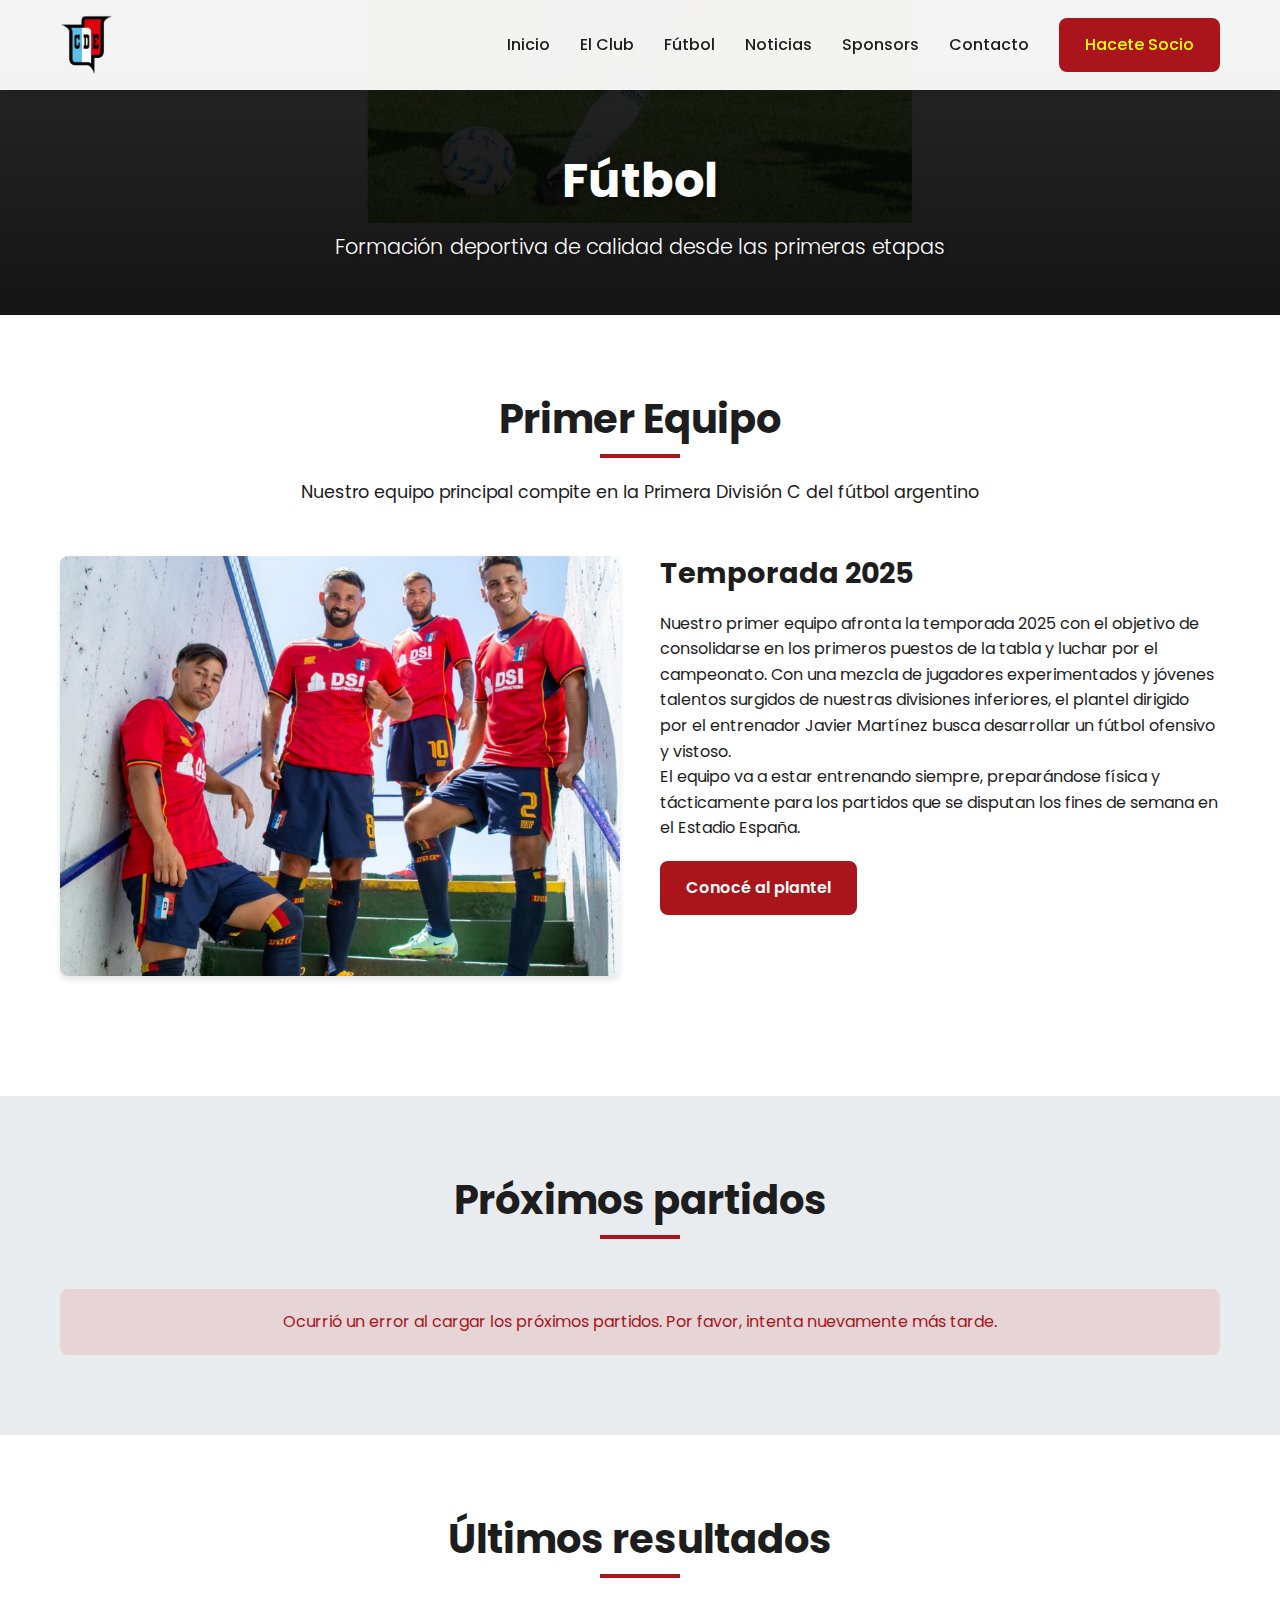
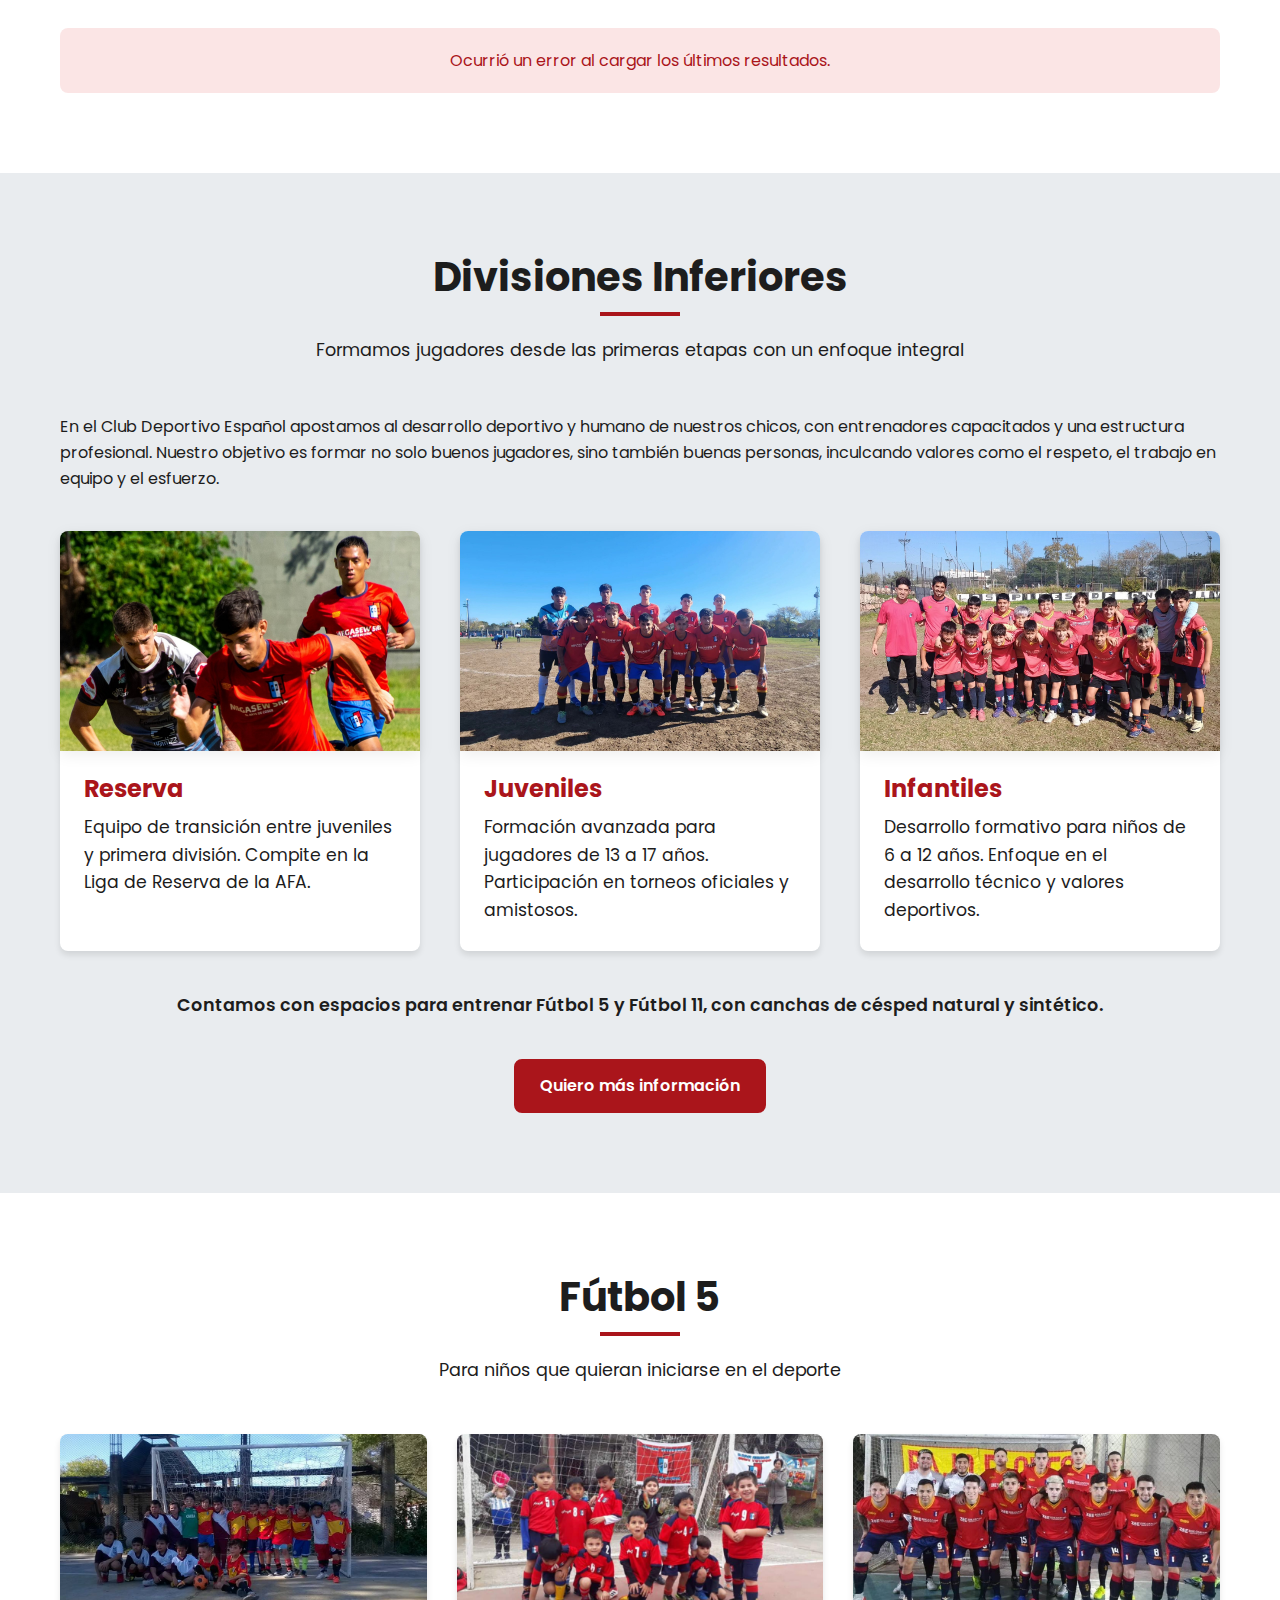
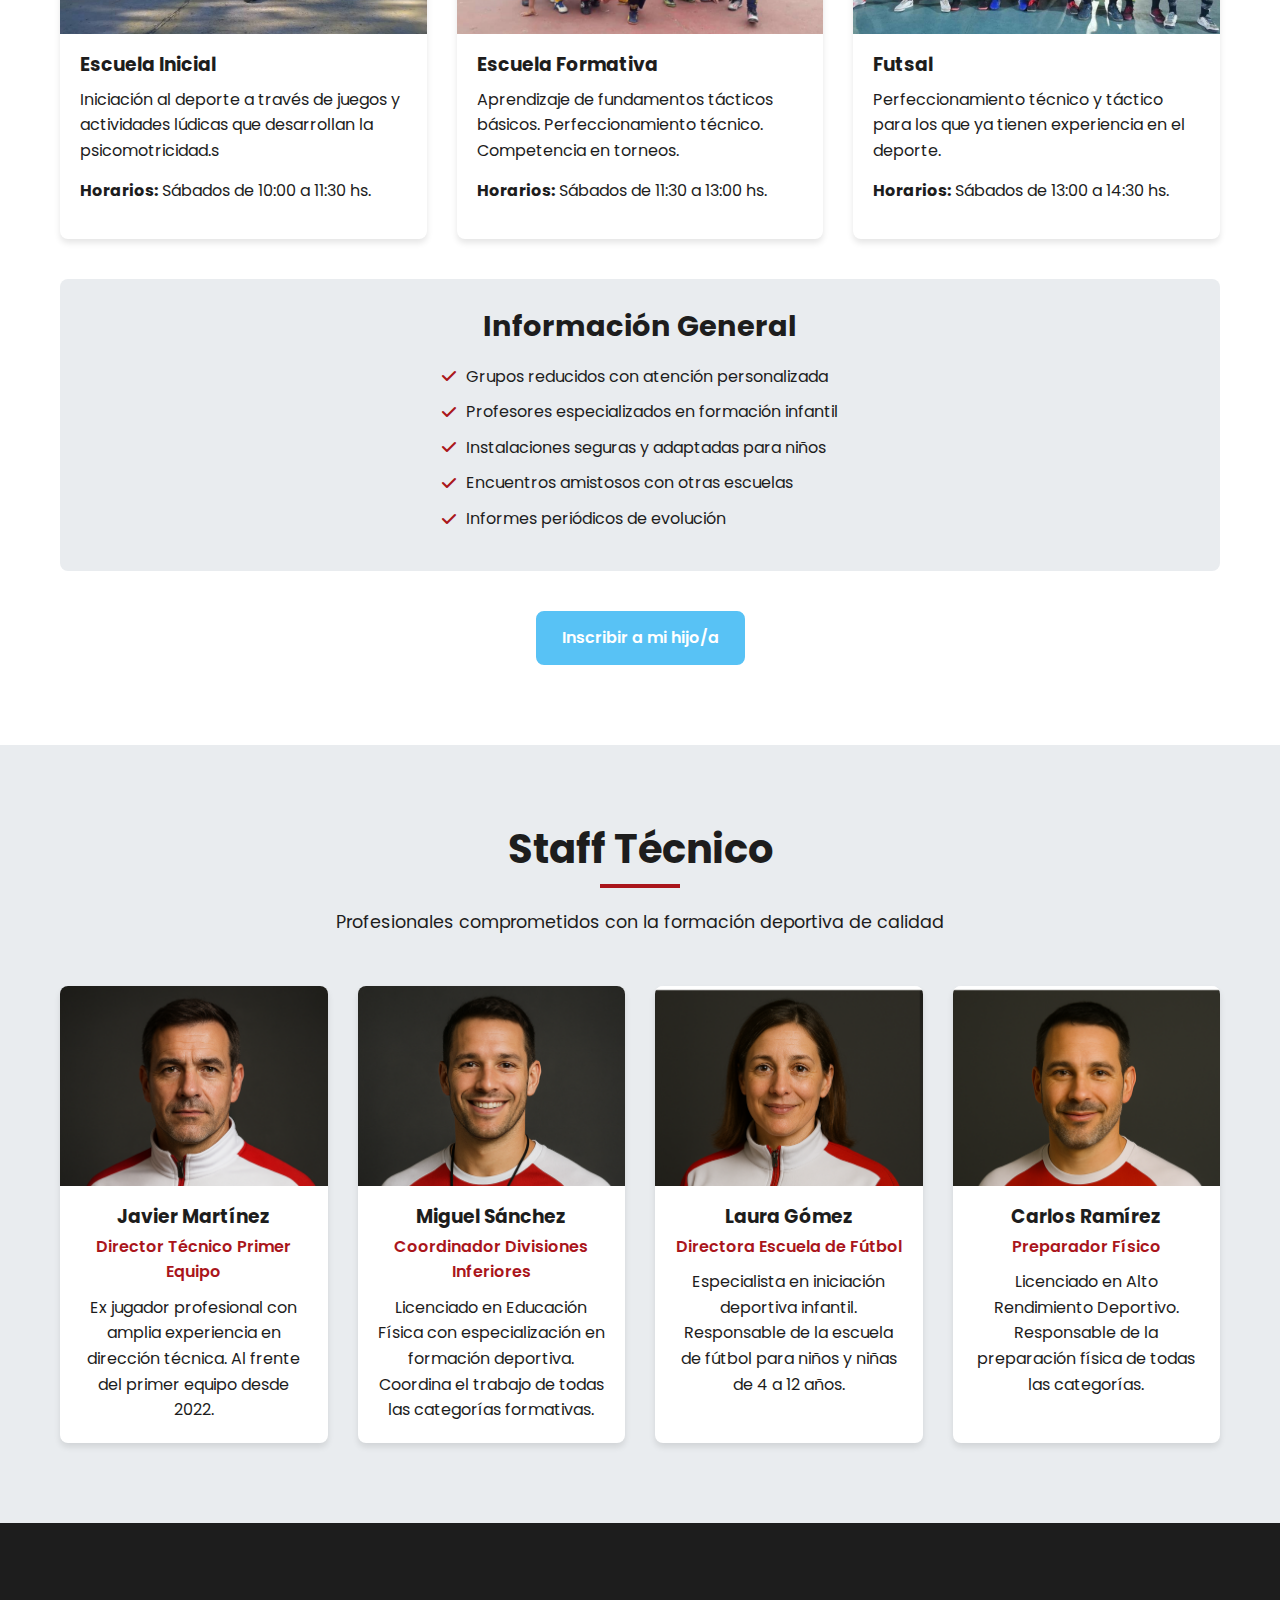
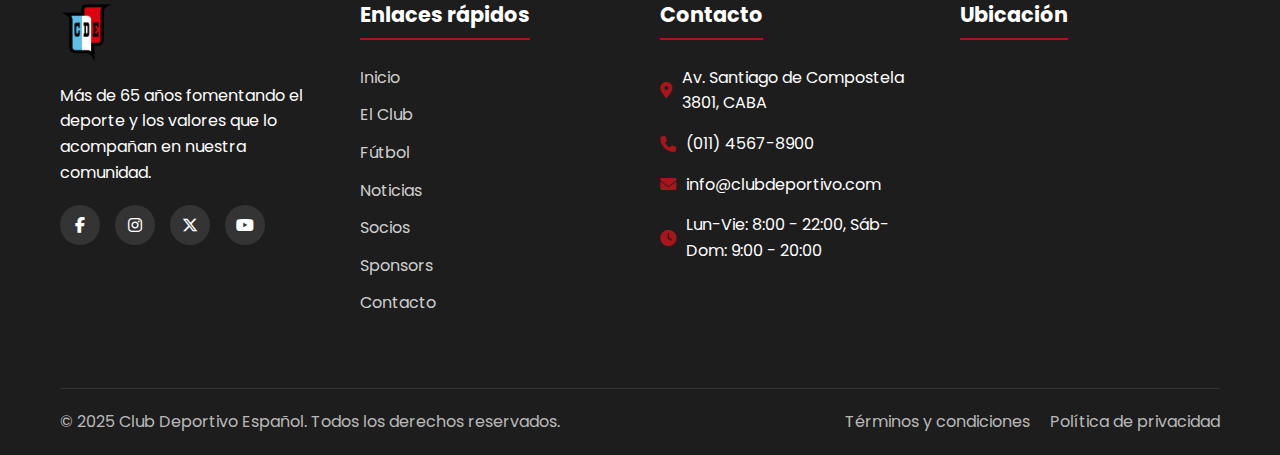
<file: futbol.html>
<!DOCTYPE html>
<html lang="es">
<head>
    <meta charset="UTF-8">
    <meta name="viewport" content="width=device-width, initial-scale=1.0">
    <meta name="description" content="Fútbol en Club Deportivo Español. Divisiones inferiores, escuela de fútbol, primer equipo y más. Formación deportiva de calidad.">
    <meta name="keywords" content="fútbol, divisiones inferiores, escuela de fútbol, formación deportiva, entrenamiento">
    <title>Fútbol - Club Deportivo Español</title>
    <link rel="icon" href="../img/escudo.png" type="image/x-icon">
    <link href="https://fonts.googleapis.com/css2?family=Montserrat:wght@300;400;500;600;700;800&display=swap" rel="stylesheet">
    <link href="https://fonts.googleapis.com/css2?family=Poppins:wght@300;400;500;600;700&display=swap" rel="stylesheet">
    <link rel="stylesheet" href="https://cdnjs.cloudflare.com/ajax/libs/font-awesome/6.4.0/css/all.min.css">
    <link rel="stylesheet" href="css/estilos.css">
    <style>
        /* Variables CSS */
        :root {
            --color-rojo: #AA151B;
            --color-blanco: #ffffff;
            --color-negro: #1d1d1d;
            --color-gris-claro: #f8f9fa;
            --color-gris: #e9ecef;
            --color-gris-oscuro: #6c757d;
            --color-amarillo: #fbff00;
            --sombra: 0 4px 6px rgba(0, 0, 0, 0.1);
            --transicion: all 0.3s ease;
            --borde-radio: 8px;
            --fuente-principal: 'Poppins', sans-serif;
        }

        /* Estilos específicos para la página de fútbol */
        .categoria {
            display: flex;
            flex-direction: column;
            align-items: center;
            background-color: var(--color-blanco);
            border-radius: var(--borde-radio);
            box-shadow: var(--sombra);
            padding: 0 0 24px 0;
            transition: var(--transicion);
            min-height: 420px;
        }

        .categoria:hover {
            transform: translateY(-5px);
            box-shadow: 0 10px 15px rgba(0, 0, 0, 0.1);
        }

        .categoria-imagen {
            width: 100%;
            height: 220px;
            overflow: hidden;
            border-radius: var(--borde-radio) var(--borde-radio) 0 0;
            box-shadow: 0 4px 16px rgba(0,0,0,0.07);
            margin-bottom: 0;
        }

        .categoria-imagen img {
            width: 100%;
            height: 100%;
            object-fit: cover;
        }

        .info-categoria {
            width: 100%;
            padding: 24px 24px 0 24px;
            text-align: left;
        }

        .info-categoria h3 {
            font-size: 1.5rem;
            margin: 0 0 10px 0;
            color: var(--color-rojo);
        }

        .info-categoria p {
            margin: 0;
            color: var(--color-negro);
            font-size: 1.08rem;
        }

        .equipo-card {
            background-color: var(--color-blanco);
            border-radius: var(--borde-radio);
            overflow: hidden;
            box-shadow: var(--sombra);
            transition: var(--transicion);
        }

        .equipo-card:hover {
            transform: translateY(-10px);
            box-shadow: 0 15px 30px rgba(0, 0, 0, 0.1);
        }

        .equipo-imagen {
            height: 200px;
            overflow: hidden;
        }

        .equipo-imagen img {
            width: 100%;
            height: 100%;
            object-fit: cover;
        }

        .equipo-info {
            padding: 20px;
        }

        .equipo-info h3 {
            margin-bottom: 10px;
        }

        .equipo-info p {
            margin-bottom: 15px;
        }

        .staff-grid {
            display: grid;
            grid-template-columns: repeat(auto-fill, minmax(250px, 1fr));
            gap: 30px;
        }

        .staff-card {
            background-color: var(--color-blanco);
            border-radius: var(--borde-radio);
            overflow: hidden;
            box-shadow: var(--sombra);
            text-align: center;
        }

        .staff-imagen {
            height: 200px;
            overflow: hidden;
        }

        .staff-imagen img {
            width: 100%;
            height: 100%;
            object-fit: cover;
        }

        .staff-info {
            padding: 20px;
        }

        .staff-info h3 {
            margin-bottom: 5px;
        }

        .staff-cargo {
            color: var(--color-rojo);
            font-weight: 600;
            margin-bottom: 10px;
            display: block;
        }

        .calendario {
            background-color: var(--color-blanco);
            border-radius: var(--borde-radio);
            padding: 30px;
            box-shadow: var(--sombra);
        }

        .partido {
            display: flex;
            align-items: center;
            justify-content: space-between;
            padding: 15px 0;
            border-bottom: 1px solid var(--color-gris);
        }

        .partido:last-child {
            border-bottom: none;
        }

        .partido-fecha {
            font-weight: 600;
            color: var(--color-rojo);
            width: 100px;
        }

        .partido-equipos {
            flex: 1;
            display: flex;
            align-items: center;
            justify-content: center;
            gap: 10px;
        }

        .partido-local, .partido-visitante {
            text-align: center;
            font-weight: 600;
        }

        .partido-vs {
            font-weight: 700;
            color: var(--color-gris-oscuro);
        }

        .partido-info {
            width: 100px;
            text-align: right;
        }

        /* Estilos para la sección de próximos partidos */
        .proximos-partidos {
            padding: 80px 0;
            background-color: var(--color-gris);
        }

        .proximos-partidos h2 {
            font-size: 2.5rem;
            text-align: center;
            margin-bottom: 50px;
            position: relative;
            padding-bottom: 15px;
            color: var(--color-negro);
        }

        .proximos-partidos h2::after {
            content: '';
            position: absolute;
            bottom: 0;
            left: 50%;
            transform: translateX(-50%);
            width: 80px;
            height: 4px;
            background-color: var(--color-rojo);
        }

        .partido-api {
            background-color: var(--color-blanco);
            border-radius: var(--borde-radio);
            padding: 20px;
            margin-bottom: 20px;
            box-shadow: var(--sombra);
            transition: var(--transicion);
        }

        .partido-api:hover {
            transform: translateY(-5px);
            box-shadow: 0 10px 20px rgba(0, 0, 0, 0.1);
        }

        .partido-api-header {
            display: flex;
            justify-content: space-between;
            margin-bottom: 15px;
            color: var(--color-rojo);
            font-weight: 600;
        }

        .partido-api-equipos {
            display: flex;
            align-items: center;
            justify-content: space-between;
            margin-bottom: 15px;
        }

        .partido-api-equipo {
            display: flex;
            flex-direction: column;
            align-items: center;
            width: 40%;
        }

        .partido-api-logo {
            width: 60px;
            height: 60px;
            margin-bottom: 10px;
        }

        .partido-api-nombre {
            text-align: center;
            font-weight: 600;
        }

        .partido-api-vs {
            font-size: 1.5rem;
            font-weight: 700;
            color: var(--color-negro);
        }

        .partido-api-info {
            display: flex;
            justify-content: space-around;
            padding-top: 15px;
            border-top: 1px solid var(--color-gris);
        }

        .partido-api-info-item {
            display: flex;
            align-items: center;
        }

        .partido-api-info-item i {
            color: var(--color-rojo);
            margin-right: 5px;
        }

        /* Estilos para la sección de últimos resultados */
        .ultimos-resultados {
            padding: 80px 0;
            background-color: var(--color-blanco);
        }

        .ultimos-resultados h2 {
            font-size: 2.5rem;
            text-align: center;
            margin-bottom: 50px;
            position: relative;
            padding-bottom: 15px;
            color: var(--color-negro);
        }

        .ultimos-resultados h2::after {
            content: '';
            position: absolute;
            bottom: 0;
            left: 50%;
            transform: translateX(-50%);
            width: 80px;
            height: 4px;
            background-color: var(--color-rojo);
        }

        .resultado-api {
            background-color: var(--color-gris);
            border-radius: var(--borde-radio);
            padding: 20px;
            margin-bottom: 20px;
            box-shadow: var(--sombra);
            transition: var(--transicion);
        }

        .resultado-api:hover {
            transform: translateY(-5px);
            box-shadow: 0 10px 20px rgba(0, 0, 0, 0.1);
        }

        .resultado-api-header {
            display: flex;
            justify-content: space-between;
            margin-bottom: 15px;
            color: var(--color-rojo);
            font-weight: 600;
        }

        .resultado-api-equipos {
            display: flex;
            align-items: center;
            justify-content: space-between;
            margin-bottom: 15px;
        }

        .resultado-api-equipo {
            display: flex;
            flex-direction: column;
            align-items: center;
            width: 40%;
        }

        .resultado-api-logo {
            width: 60px;
            height: 60px;
            margin-bottom: 10px;
        }

        .resultado-api-nombre {
            text-align: center;
            font-weight: 600;
        }

        .resultado-api-score {
            display: flex;
            flex-direction: column;
            align-items: center;
            justify-content: center;
        }

        .resultado-api-marcador {
            font-size: 1.8rem;
            font-weight: 700;
            color: var(--color-negro);
            margin-bottom: 5px;
        }

        .resultado-api-estado {
            font-size: 0.9rem;
            color: var(--color-gris-oscuro);
        }

        .resultado-api-info {
            display: flex;
            justify-content: space-around;
            padding-top: 15px;
            border-top: 1px solid var(--color-blanco);
        }

        .resultado-api-info-item {
            display: flex;
            align-items: center;
        }

        .resultado-api-info-item i {
            color: var(--color-rojo);
            margin-right: 5px;
        }

        .cargando {
            text-align: center;
            padding: 20px;
            font-style: italic;
            color: var(--color-gris-oscuro);
        }

        .error-mensaje {
            text-align: center;
            padding: 20px;
            color: var(--color-rojo);
            background-color: rgba(213, 0, 0, 0.1);
            border-radius: var(--borde-radio);
        }

        .ganador {
            color: var(--color-verde);
            font-weight: 700;
        }

        .perdedor {
            color: var(--color-rojo);
            font-weight: 400;
        }

        .empate {
            color: var(--color-gris-oscuro);
            font-weight: 600;
        }

        .categorias-lista {
            display: grid;
            grid-template-columns: 1fr 1fr 1fr;
            gap: 40px;
            margin-bottom: 40px;
        }
        @media (max-width: 900px) {
            .categorias-lista {
                grid-template-columns: 1fr;
            }
        }

        @media (max-width: 768px) {
            .categoria {
                flex-direction: column;
                align-items: center;
                text-align: center;
            }
            
            .icono-categoria {
                margin-right: 0;
                margin-bottom: 15px;
            }
            
            .partido {
                flex-direction: column;
                gap: 10px;
                text-align: center;
            }
            
            .partido-fecha, .partido-info {
                width: 100%;
                text-align: center;
            }

            .partido-api-equipos, .resultado-api-equipos {
                flex-direction: column;
                gap: 20px;
            }

            .partido-api-equipo, .resultado-api-equipo {
                width: 100%;
            }

            .partido-api-vs, .resultado-api-score {
                margin: 10px 0;
            }

            .partido-api-info, .resultado-api-info {
                flex-direction: column;
                gap: 10px;
                align-items: center;
            }
        }
    </style>
</head>
<body>
    <!-- Header con logo y menú de navegación fijo -->
    <header class="cabecera">
        <div class="contenedor">
            <div class="logo">
                <a href="index.html">
                    <img src="img/escudo.png" alt="Logo Club Deportivo Español">
                </a>
            </div>
            <nav class="navegacion">
                <button class="boton-menu" aria-label="Abrir menú">
                    <span class="barra"></span>
                    <span class="barra"></span>
                    <span class="barra"></span>
                </button>
                <ul class="menu">
                    <li><a href="index.html">Inicio</a></li>
                    <li><a href="club.html">El Club</a></li>
                    <li><a href="futbol.html">Fútbol</a></li>
                    <li><a href="noticias.html">Noticias</a></li>
                    <li><a href="sponsors.html">Sponsors</a></li>
                    <li><a href="contacto.html">Contacto</a></li>
                    <li><a href="socios.html" class="boton boton-rojo" style="background-color: var(--color-rojo); color: var(--color-amarillo); border: 2px solid var(--color-rojo);">Hacete Socio</a></li>
                </ul>
            </nav>
        </div>
    </header>

    <!-- Hero de la página -->
    <section class="hero-seccion" style="background-image: linear-gradient(rgba(0, 0, 0, 0.6), rgba(0, 0, 0, 0.6)), url('img/futbol/hero-section.png');">
        <div class="contenedor">
            <h1 class="titulo-principal">Fútbol</h1>
            <p class="subtitulo">Formación deportiva de calidad desde las primeras etapas</p>
        </div>
    </section>

    <!-- Sección Primer Equipo -->
    <section class="seccion fondo-blanco">
        <div class="contenedor">
            <h2 class="titulo-seccion">Primer Equipo</h2>
            <p class="descripcion-seccion">Nuestro equipo principal compite en la Primera División C del fútbol argentino</p>
            
            <div class="equipo-presentacion" style="display: flex; flex-wrap: wrap; gap: 40px; margin-bottom: 40px;">
                <div style="flex: 1; min-width: 300px;">
                    <img src="img/futbol/primer-equipo.png" alt="Primer Equipo" style="width: 100%; border-radius: var(--borde-radio); box-shadow: var(--sombra);">
                </div>
                <div style="flex: 1; min-width: 300px;">
                    <h3 class="titulo-subseccion">Temporada 2025</h3>
                    <p>Nuestro primer equipo afronta la temporada 2025 con el objetivo de consolidarse en los primeros puestos de la tabla y luchar por el campeonato. Con una mezcla de jugadores experimentados y jóvenes talentos surgidos de nuestras divisiones inferiores, el plantel dirigido por el entrenador Javier Martínez busca desarrollar un fútbol ofensivo y vistoso.</p>
                    <p>El equipo va a estar entrenando siempre, preparándose física y tácticamente para los partidos que se disputan los fines de semana en el Estadio España.</p>
                    <div style="margin-top: 20px;">
                        <a href="plantel.html" class="boton boton-rojo">Conocé al plantel</a>
                    </div>
                </div>
            </div>
            

    </section>

    <!-- Sección Próximos Partidos (API) -->
    <section class="proximos-partidos">
        <div class="contenedor">
            <h2 class="titulo-seccion">Próximos partidos</h2>
            <div id="proximos-partidos">
                <p class="cargando">Cargando próximos partidos...</p>
            </div>
        </div>
    </section>

    <!-- Sección Últimos Resultados (API) -->
    <section class="ultimos-resultados">
        <div class="contenedor">
            <h2 class="titulo-seccion">Últimos resultados</h2>
            <div id="ultimos-resultados">
                <p class="cargando">Cargando últimos resultados...</p>
            </div>
        </div>
    </section>

    <!-- Sección Divisiones Inferiores -->
    <section class="seccion fondo-gris">
        <div class="contenedor">
            <h2 class="titulo-seccion">Divisiones Inferiores</h2>
            <p class="descripcion-seccion">Formamos jugadores desde las primeras etapas con un enfoque integral</p>
            
            <div class="texto-introduccion" style="margin-bottom: 40px;">
                <p>En el Club Deportivo Español apostamos al desarrollo deportivo y humano de nuestros chicos, con entrenadores capacitados y una estructura profesional. Nuestro objetivo es formar no solo buenos jugadores, sino también buenas personas, inculcando valores como el respeto, el trabajo en equipo y el esfuerzo.</p>
            </div>
            
            <div class="categorias-lista" style="margin-bottom: 40px;">
                <div class="categoria">
                    <div class="categoria-imagen">
                        <img src="img/futbol/reserva.jpg" alt="Reserva" style="object-fit: cover; object-position: top;">
                    </div>
                    <div class="info-categoria">
                        <h3>Reserva</h3>
                        <p>Equipo de transición entre juveniles y primera división. Compite en la Liga de Reserva de la AFA.</p>
                    </div>
                </div>
                <div class="categoria">
                    <div class="categoria-imagen">
                        <img src="img/futbol/juveniles.jpg" alt="Juveniles">
                    </div>
                    <div class="info-categoria">
                        <h3>Juveniles</h3>
                        <p>Formación avanzada para jugadores de 13 a 17 años. Participación en torneos oficiales y amistosos.</p>
                    </div>
                </div>
                <div class="categoria">
                    <div class="categoria-imagen">
                        <img src="img/futbol/infantiles.jpg" alt="Infantiles">
                    </div>
                    <div class="info-categoria">
                        <h3>Infantiles</h3>
                        <p>Desarrollo formativo para niños de 6 a 12 años. Enfoque en el desarrollo técnico y valores deportivos.</p>
                    </div>
                </div>
            </div>
            
            <div class="texto-final" style="font-size: 1.1rem; font-weight: 600; margin-bottom: 30px; text-align: center;">
                <p>Contamos con espacios para entrenar Fútbol 5 y Fútbol 11, con canchas de césped natural y sintético.</p>
            </div>
            
            <div class="centrado">
                <a href="contacto.html" class="boton boton-rojo">Quiero más información</a>
            </div>
        </div>
    </section>

    <!-- Sección Escuela de Fútbol -->
    <section class="seccion fondo-blanco">
        <div class="contenedor">
            <h2 class="titulo-seccion">Fútbol 5</h2>
            <p class="descripcion-seccion">Para niños que quieran iniciarse en el deporte</p>
            
            <div class="escuela-grid" style="display: grid; grid-template-columns: repeat(auto-fill, minmax(300px, 1fr)); gap: 30px; margin-bottom: 40px;">
                <div class="equipo-card">
                    <div class="equipo-imagen">
                        <img src="img/el club/baby chcos.jpg" alt="Escuela Inicial">
                    </div>
                    <div class="equipo-info">
                        <h3>Escuela Inicial</h3>
                        <p>Iniciación al deporte a través de juegos y actividades lúdicas que desarrollan la psicomotricidad.s</p>
                        <p><strong>Horarios:</strong> Sábados de 10:00 a 11:30 hs.</p>
                    </div>
                </div>
                
                <div class="equipo-card">
                    <div class="equipo-imagen">
                        <img src="img/el club/baby chiquitos.jpg" alt="Escuela Formativa">
                    </div>
                    <div class="equipo-info">
                        <h3>Escuela Formativa</h3>
                        <p>Aprendizaje de fundamentos tácticos básicos. Perfeccionamiento técnico. Competencia en torneos.</p>
                        <p><strong>Horarios:</strong> Sábados de 11:30 a 13:00 hs.</p>
                    </div>
                </div>
                
                <div class="equipo-card">
                    <div class="equipo-imagen">
                        <img src="img/el club/futsal.jpg" alt="Escuela Avanzada">
                    </div>
                    <div class="equipo-info">
                        <h3>Futsal</h3>
                        <p>Perfeccionamiento técnico y táctico para los que ya tienen experiencia en el deporte.</p>
                        <p><strong>Horarios:</strong> Sábados de 13:00 a 14:30 hs.</p>
                    </div>
                </div>
            </div>
            
            <div class="escuela-info" style="background-color: var(--color-gris); padding: 30px; border-radius: var(--borde-radio); margin-bottom: 40px; text-align: center;">
                <h3 class="titulo-subseccion">Información General</h3>
                <ul style="list-style: none; padding: 0; display: inline-block; text-align: left;">
                    <li style="margin-bottom: 10px; display: flex; align-items: center;">
                        <i class="fas fa-check texto-rojo" style="margin-right: 10px;"></i>
                        <span>Grupos reducidos con atención personalizada</span>
                    </li>
                    <li style="margin-bottom: 10px; display: flex; align-items: center;">
                        <i class="fas fa-check texto-rojo" style="margin-right: 10px;"></i>
                        <span>Profesores especializados en formación infantil</span>
                    </li>
                    <li style="margin-bottom: 10px; display: flex; align-items: center;">
                        <i class="fas fa-check texto-rojo" style="margin-right: 10px;"></i>
                        <span>Instalaciones seguras y adaptadas para niños</span>
                    </li>
                    <li style="margin-bottom: 10px; display: flex; align-items: center;">
                        <i class="fas fa-check texto-rojo" style="margin-right: 10px;"></i>
                        <span>Encuentros amistosos con otras escuelas</span>
                    </li>
                    <li style="margin-bottom: 10px; display: flex; align-items: center;">
                        <i class="fas fa-check texto-rojo" style="margin-right: 10px;"></i>
                        <span>Informes periódicos de evolución</span>
                    </li>
                </ul>
            </div>
            
            <div class="centrado">
                <a href="contacto.html" class="boton boton-celeste">Inscribir a mi hijo/a</a>
            </div>
        </div>
    </section>

    <!-- Sección Staff Técnico -->
    <section class="seccion fondo-gris">
        <div class="contenedor">
            <h2 class="titulo-seccion">Staff Técnico</h2>
            <p class="descripcion-seccion">Profesionales comprometidos con la formación deportiva de calidad</p>
            
            <div class="staff-grid">
                <div class="staff-card">
                    <div class="staff-imagen">
                        <img src="img/futbol/coach 1.png" alt="Director Técnico">
                    </div>
                    <div class="staff-info">
                        <h3>Javier Martínez</h3>
                        <span class="staff-cargo">Director Técnico Primer Equipo</span>
                        <p>Ex jugador profesional con amplia experiencia en dirección técnica. Al frente del primer equipo desde 2022.</p>
                    </div>
                </div>
                
                <div class="staff-card">
                    <div class="staff-imagen">
                        <img src="img/futbol/coach 2.png" alt="Coordinador Divisiones Inferiores">
                    </div>
                    <div class="staff-info">
                        <h3>Miguel Sánchez</h3>
                        <span class="staff-cargo">Coordinador Divisiones Inferiores</span>
                        <p>Licenciado en Educación Física con especialización en formación deportiva. Coordina el trabajo de todas las categorías formativas.</p>
                    </div>
                </div>
                
                <div class="staff-card">
                    <div class="staff-imagen">
                        <img src="img/futbol/coach 3.png" alt="Director Escuela de Fútbol">
                    </div>
                    <div class="staff-info">
                        <h3>Laura Gómez</h3>
                        <span class="staff-cargo">Directora Escuela de Fútbol</span>
                        <p>Especialista en iniciación deportiva infantil. Responsable de la escuela de fútbol para niños y niñas de 4 a 12 años.</p>
                    </div>
                </div>
                
                <div class="staff-card">
                    <div class="staff-imagen">
                        <img src="img/futbol/coach 4.png" alt="Preparador Físico">
                    </div>
                    <div class="staff-info">
                        <h3>Carlos Ramírez</h3>
                        <span class="staff-cargo">Preparador Físico</span>
                        <p>Licenciado en Alto Rendimiento Deportivo. Responsable de la preparación física de todas las categorías.</p>
                    </div>
                </div>
            </div>
        </div>
    </section>

    <!-- Footer con redes sociales, mapa y contacto -->
    <footer class="pie">
        <div class="contenedor">
            <div class="columnas-footer">
                <div class="columna-footer">
                    <div class="logo-footer">
                        <img src="img/escudo.png" alt="Logo Club Deportivo Español">
                    </div>
                    <p>Más de 65 años fomentando el deporte y los valores que lo acompañan en nuestra comunidad.</p>
                    <div class="redes-sociales-footer">
                        <a href="https://www.facebook.com/CDEspanol1956/?locale=es_LA" aria-label="Facebook">
                            <i class="fab fa-facebook-f"></i>
                        </a>
                        <a href="https://www.instagram.com/clubdeportivoespanol/?hl=es" aria-label="Instagram">
                            <i class="fab fa-instagram"></i>
                        </a>
                        <a href="https://x.com/CDEspanol?ref_src=twsrc%5Egoogle%7Ctwcamp%5Eserp%7Ctwgr%5Eauthor" aria-label="X">
                            <i class="fab fa-x-twitter"></i>
                        </a>
                        <a href="https://www.youtube.com/c/FuriaEspa%C3%B1olaTV" aria-label="YouTube">
                            <i class="fab fa-youtube"></i>
                        </a>
                    </div>
                </div>
                
                <div class="columna-footer">
                    <h3>Enlaces rápidos</h3>
                    <ul class="enlaces-footer">
                        <li><a href="index.html">Inicio</a></li>
                        <li><a href="club.html">El Club</a></li>
                        <li><a href="futbol.html">Fútbol</a></li>
                        <li><a href="noticias.html">Noticias</a></li>
                        <li><a href="socios.html">Socios</a></li>
                        <li><a href="sponsors.html">Sponsors</a></li>
                        <li><a href="contacto.html">Contacto</a></li>
                    </ul>
                </div>
                
                <div class="columna-footer">
                    <h3>Contacto</h3>
                    <ul class="info-contacto">
                        <li><i class="fas fa-map-marker-alt"></i> Av. Santiago de Compostela 3801, CABA</li>
                        <li><i class="fas fa-phone"></i> (011) 4567-8900</li>
                        <li><i class="fas fa-envelope"></i> info@clubdeportivo.com</li>
                        <li><i class="fas fa-clock"></i> Lun-Vie: 8:00 - 22:00, Sáb-Dom: 9:00 - 20:00</li>
                    </ul>
                </div>
                
        <div class="columna-footer">
            <h3>Ubicación</h3>
            <div style="border-radius: var(--borde-radio); overflow: hidden; height: 200px;">
                <iframe src="https://www.google.com/maps/embed?pb=!1m18!1m12!1m3!1d3282.237381788609!2d-58.44916668499998!3d-34.593453980458675!2m3!1f0!2f0!3f0!3m2!1i1024!2i768!4f13.1!3m3!1m2!1s0x95bcc3e56f2fd6b1%3A0xe8b3e6ded19f5!2sAv.%20Santiago%20de%20Compostela%203801%2C%20CABA!5e0!3m2!1ses!2sar!4v1660000000000!5m2!1ses!2sar" width="100%" height="100%" style="border:0;" allowfullscreen="" loading="lazy" referrerpolicy="no-referrer-when-downgrade"></iframe>
            </div>
        </div>
            </div>
            
            <div class="copyright">
                <p>&copy; 2025 Club Deportivo Español. Todos los derechos reservados.</p>
                <ul class="enlaces-legales">
                    <li><a href="terminos-y-condiciones.html">Términos y condiciones</a></li>
                    <li><a href="privacidad.html">Política de privacidad</a></li>
                </ul>
            </div>
        </div>
    </footer>

    <!-- Scripts -->
    <script src="js/scripts.js"></script>
    <script src="js/partidos.js"></script>
    <script src="js/resultados.js"></script>
</body>
</html>
</file>
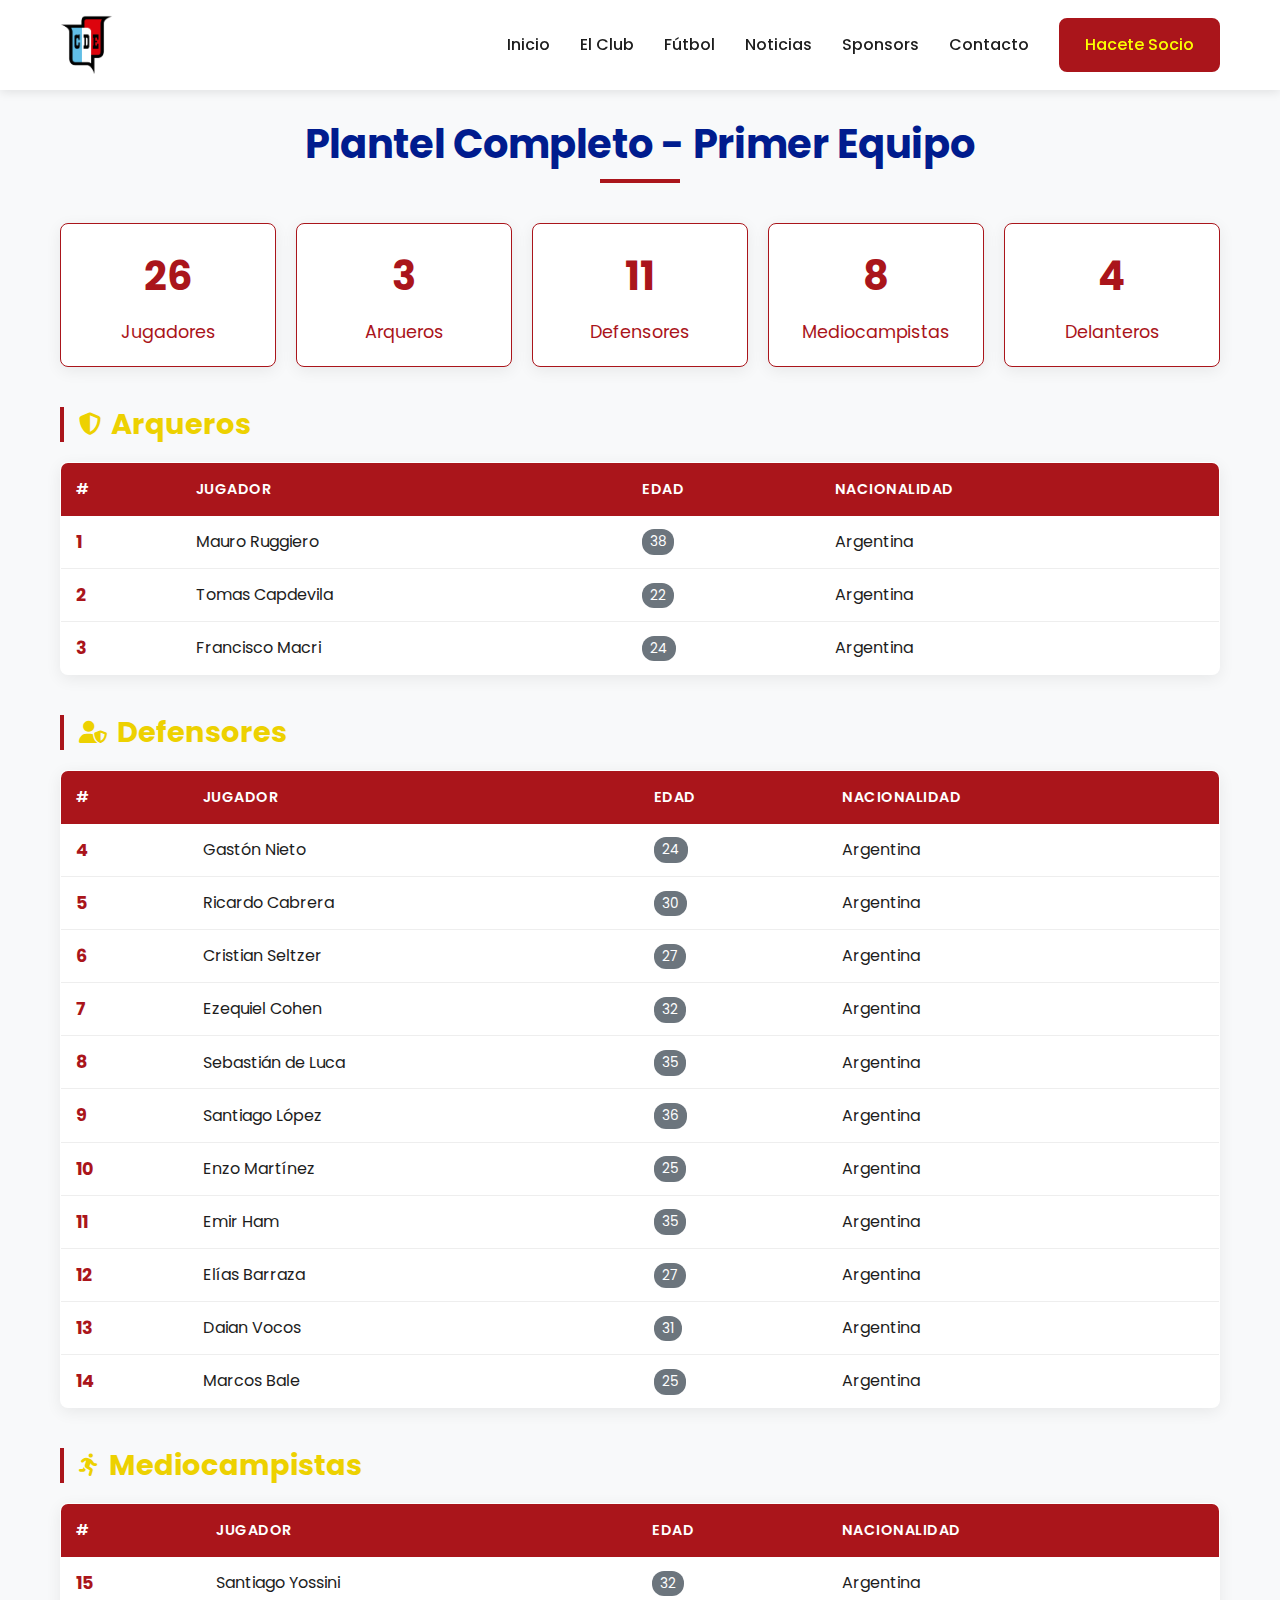
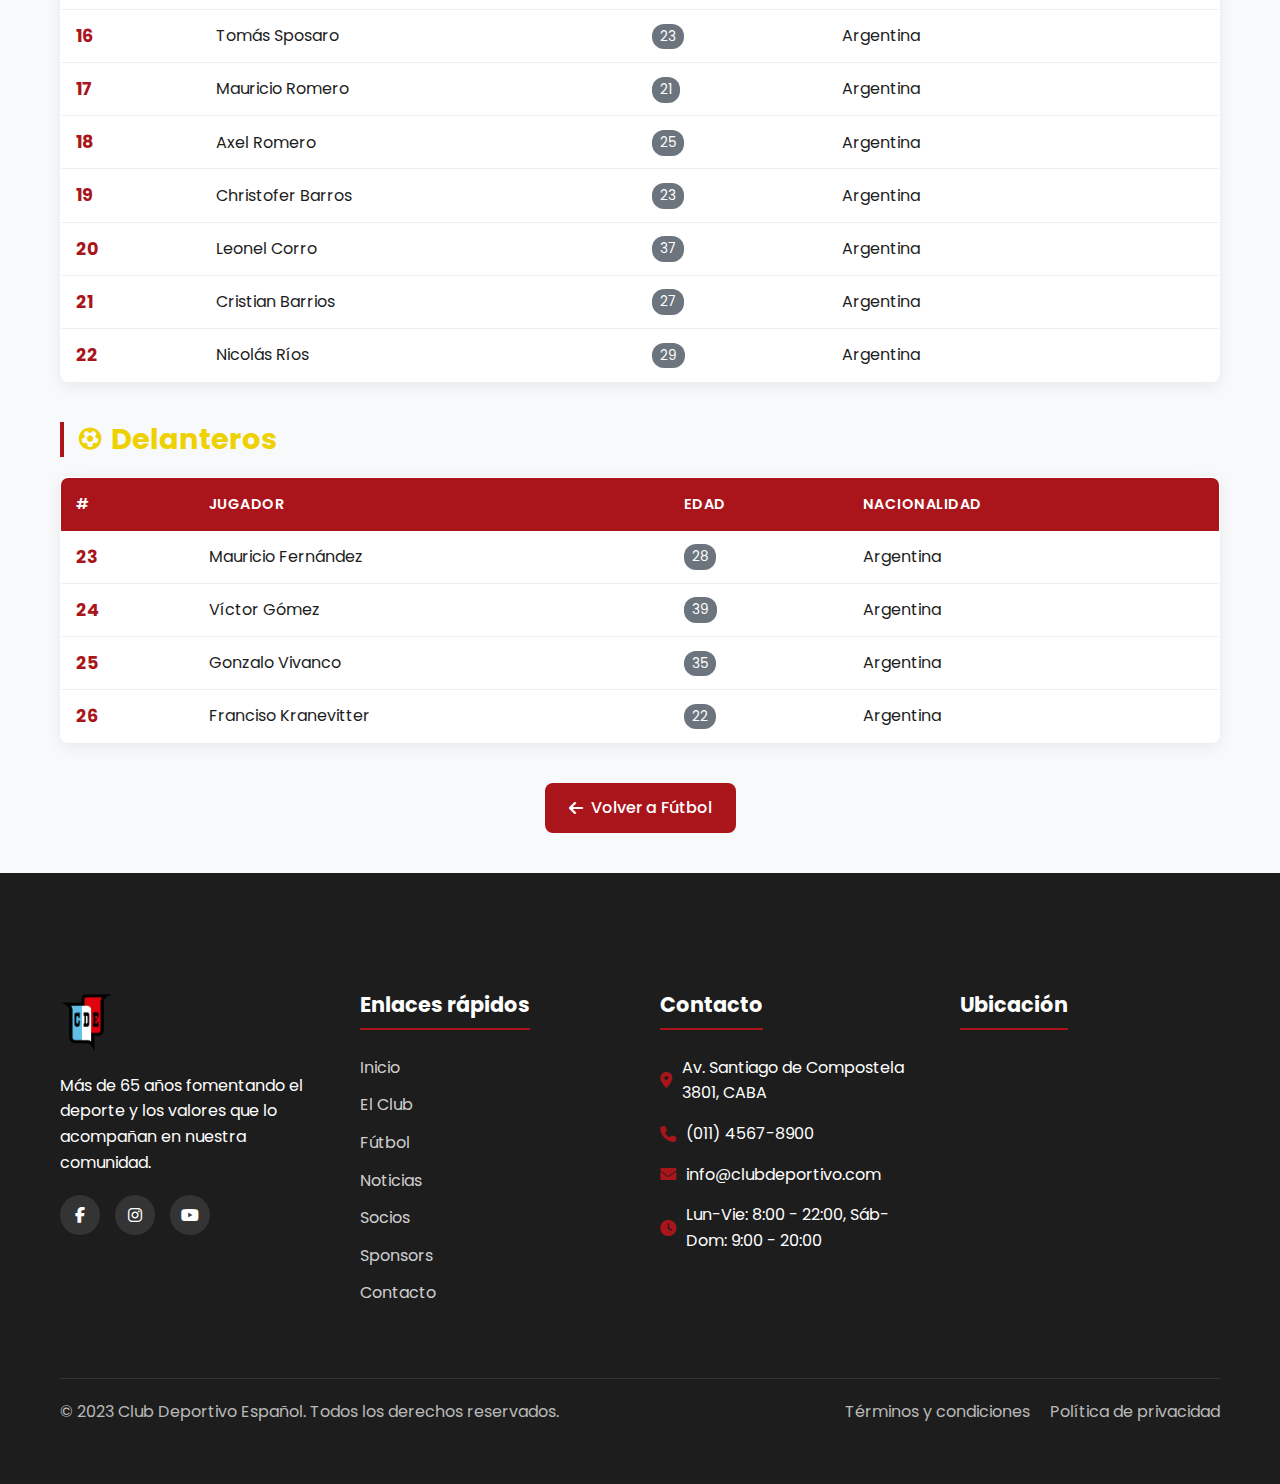
<file: plantel.html>
<!DOCTYPE html>
<html lang="es">
<head>
    <meta charset="UTF-8">
    <meta name="viewport" content="width=device-width, initial-scale=1.0">
    <title>Plantel Completo - Club Deportivo Español</title>
    <link rel="icon" href="../img/escudo.png" type="image/x-icon">
    <link href="https://fonts.googleapis.com/css2?family=Montserrat:wght@300;400;500;600;700;800&display=swap" rel="stylesheet">
    <link href="https://fonts.googleapis.com/css2?family=Poppins:wght@300;400;500;600;700&display=swap" rel="stylesheet">
    <link rel="stylesheet" href="https://cdnjs.cloudflare.com/ajax/libs/font-awesome/6.4.0/css/all.min.css">
    <link rel="stylesheet" href="css/estilos.css">
    <style>
        :root {
            --color-rojo: #AA151B;
            --color-rojo-claro: #AA151B;
            --color-rojo-hover: #8b1217;
            --color-celeste: #001c8e;
            --color-amarillo: #fbff00;
        }
        html, body {
            font-family: 'Poppins', sans-serif;
        }
        body {
            background: var(--color-gris-claro, #f8f9fa);
            color: var(--color-negro, #1d1d1d);
        }
        .cabecera {
            position: fixed;
            top: 0;
            left: 0;
            width: 100%;
            z-index: 1000;
            background-color: rgba(255, 255, 255, 0.95);
            padding: 15px 0;
            transition: all 0.3s ease;
            box-shadow: 0 2px 10px rgba(0, 0, 0, 0.1);
        }
        .cabecera .contenedor {
            width: 100%;
            max-width: 1200px;
            margin: 0 auto;
            padding: 0 20px;
            display: flex;
            justify-content: space-between;
            align-items: center;
        }
        .logo img {
            height: 60px;
            width: auto;
        }
        .navegacion {
            display: flex;
            align-items: center;
        }
        .menu {
            display: flex;
            align-items: center;
        }
        .menu li {
            margin-left: 30px;
        }
        .menu a {
            color: var(--color-negro);
            font-weight: 500;
            position: relative;
            font-family: 'Poppins', sans-serif;
        }
        .menu a::after {
            content: '';
            position: absolute;
            bottom: -5px;
            left: 0;
            width: 0;
            height: 2px;
            background-color: var(--color-rojo);
            transition: all 0.3s ease;
        }
        .menu a:hover::after,
        .menu a.activo::after {
            width: 100%;
        }
        .boton-menu {
            display: none;
            background: none;
            border: none;
            cursor: pointer;
            z-index: 1001;
        }
        .barra {
            display: block;
            width: 25px;
            height: 3px;
            margin: 5px 0;
            background-color: var(--color-negro);
            transition: all 0.3s ease;
        }
        .main-content-plantel {
            margin-top: 80px;
        }
        .contenedor {
            max-width: 1200px;
            margin: 0 auto;
            padding: 40px 20px;
        }
        .titulo-seccion {
            font-size: 2.5rem;
            text-align: center;
            margin-bottom: 30px;
            color: var(--color-celeste);
            position: relative;
            padding-bottom: 15px;
        }
        .titulo-seccion::after {
            content: '';
            position: absolute;
            bottom: 0;
            left: 50%;
            transform: translateX(-50%);
            width: 80px;
            height: 4px;
            background-color: var(--color-rojo);
        }
        .subtitulo-seccion {
            font-size: 1.8rem;
            color: #edd100;
            margin: 40px 0 20px;
            padding-left: 15px;
            border-left: 4px solid var(--color-rojo);
            display: flex;
            align-items: center;
            gap: 10px;
        }
        .subtitulo-seccion i {
            color: #edd100;
            font-size: 1.4rem;
        }
        .tabla-plantel {
            width: 100%;
            border-collapse: collapse;
            background: white;
            box-shadow: 0 4px 16px rgba(0,0,0,0.07);
            border-radius: 8px;
            overflow: hidden;
            margin-bottom: 40px;
            border: 1px solid var(--color-rojo-claro);
        }
        .tabla-plantel th {
            background: var(--color-rojo);
            color: white;
            padding: 15px;
            text-align: left;
            font-weight: 600;
            text-transform: uppercase;
            font-size: 0.9rem;
            letter-spacing: 0.5px;
        }
        .tabla-plantel td {
            padding: 12px 15px;
            border-bottom: 1px solid #eee;
            transition: all 0.3s ease;
        }
        .tabla-plantel tr:last-child td {
            border-bottom: none;
        }
        .tabla-plantel tr:hover {
            background: #f8f9fa;
        }
        .tabla-plantel tr:hover td {
            transform: scale(1.01);
        }
        .numero {
            font-weight: bold;
            color: var(--color-rojo);
            font-size: 1.1rem;
        }
        .estadisticas {
            display: grid;
            grid-template-columns: repeat(auto-fit, minmax(200px, 1fr));
            gap: 20px;
            margin: 40px 0;
        }
        .estadistica-card {
            background: white;
            padding: 20px;
            border-radius: 8px;
            box-shadow: 0 4px 16px rgba(0,0,0,0.07);
            text-align: center;
            border: 1px solid var(--color-rojo-claro);
            transition: all 0.3s ease;
        }
        .estadistica-card:hover {
            transform: translateY(-5px);
            box-shadow: 0 8px 24px rgba(0,0,0,0.12);
        }
        .estadistica-numero {
            font-size: 2.5rem;
            font-weight: 700;
            color: var(--color-rojo);
            margin-bottom: 10px;
        }
        .estadistica-titulo {
            color: var(--color-rojo-claro);
            font-size: 1.1rem;
        }
        .edad-badge {
            display: inline-block;
            padding: 2px 8px;
            border-radius: 12px;
            font-size: 0.85rem;
            background-color: #6c757d;
            color: white;
            border: none;
        }
        .boton-volver {
            display: inline-flex;
            align-items: center;
            gap: 8px;
            padding: 12px 24px;
            background-color: var(--color-rojo);
            color: white;
            text-decoration: none;
            border-radius: 8px;
            transition: all 0.3s ease;
            font-weight: 500;
        }
        .boton-volver:hover {
            background-color: var(--color-rojo-hover);
            transform: translateY(-2px);
        }
        /* Mejoras para móviles */
        @media (max-width: 600px) {
      .main-content-plantel {
        margin-top: 60px !important;
      }
      .contenedor {
        max-width: 100vw !important;
        padding: 0 6px !important;
      }
      .titulo-seccion {
        font-size: 1.3rem !important;
        margin-bottom: 18px !important;
        padding-bottom: 8px !important;
      }
      .titulo-seccion::after {
        width: 40px !important;
        height: 2px !important;
      }
      .subtitulo-seccion {
        font-size: 1.05rem !important;
        margin: 18px 0 10px 0 !important;
        padding-left: 8px !important;
        border-left: 2px solid var(--color-rojo) !important;
        gap: 6px !important;
      }
      .tabla-plantel {
        font-size: 0.98em !important;
        min-width: 420px !important;
      }
      .estadisticas {
        grid-template-columns: 1fr !important;
        gap: 10px !important;
        margin: 18px 0 !important;
      }
      .estadistica-card {
        padding: 10px 6px !important;
      }
      .estadistica-numero {
        font-size: 1.3rem !important;
        margin-bottom: 4px !important;
      }
      .estadistica-titulo {
        font-size: 1em !important;
      }
      .boton-volver {
        width: 100% !important;
        font-size: 1em !important;
        padding: 12px 0 !important;
        margin: 8px 0 !important;
        justify-content: center !important;
      }
      .pie .contenedor {
        padding: 0 4px !important;
      }
      .columnas-footer {
        flex-direction: column !important;
        gap: 18px !important;
      }
      .columna-footer {
        width: 100% !important;
        margin-bottom: 10px !important;
        text-align: center !important;
      }
      .logo-footer img {
        max-width: 90px !important;
      }
      .redes-sociales-footer a {
        font-size: 1.3em !important;
        margin: 0 6px !important;
      }
      .info-contacto li {
        font-size: 0.98em !important;
      }
      .copyright {
        flex-direction: column !important;
        gap: 8px !important;
        font-size: 0.95em !important;
        text-align: center !important;
      }
      .enlaces-legales {
        flex-direction: column !important;
        gap: 4px !important;
        padding-left: 0 !important;
      }
      .enlaces-legales li {
        margin-bottom: 2px !important;
      }
      .pie iframe {
        height: 120px !important;
      }
    }
    </style>
</head>
<body>
    <header class="cabecera">
        <div class="contenedor">
            <div class="logo">
                <a href="index.html">
                    <img src="img/escudo.png" alt="Logo Club Deportivo Español">
                </a>
            </div>
            <nav class="navegacion">
                <button class="boton-menu" aria-label="Abrir menú">
                    <span class="barra"></span>
                    <span class="barra"></span>
                    <span class="barra"></span>
                </button>
                <ul class="menu">
                    <li><a href="index.html">Inicio</a></li>
                    <li><a href="club.html">El Club</a></li>
                    <li><a href="futbol.html">Fútbol</a></li>
                    <li><a href="noticias.html">Noticias</a></li>
                    <li><a href="sponsors.html">Sponsors</a></li>
                    <li><a href="contacto.html">Contacto</a></li>
                    <li><a href="socios.html" class="boton boton-rojo" style="background-color: var(--color-rojo); color: var(--color-amarillo); border: 2px solid var(--color-rojo);">Hacete Socio</a></li>
                </ul>
            </nav>
        </div>
    </header>
    <div class="main-content-plantel">
        <div class="contenedor">
            <h1 class="titulo-seccion">Plantel Completo - Primer Equipo</h1>
            
            <div class="estadisticas">
                <div class="estadistica-card">
                    <div class="estadistica-numero">26</div>
                    <div class="estadistica-titulo">Jugadores</div>
                </div>
                <div class="estadistica-card">
                    <div class="estadistica-numero">3</div>
                    <div class="estadistica-titulo">Arqueros</div>
                </div>
                <div class="estadistica-card">
                    <div class="estadistica-numero">11</div>
                    <div class="estadistica-titulo">Defensores</div>
                </div>
                <div class="estadistica-card">
                    <div class="estadistica-numero">8</div>
                    <div class="estadistica-titulo">Mediocampistas</div>
                </div>
                <div class="estadistica-card">
                    <div class="estadistica-numero">4</div>
                    <div class="estadistica-titulo">Delanteros</div>
                </div>
            </div>

            <h2 class="subtitulo-seccion"><i class="fas fa-shield-alt"></i> Arqueros</h2>
            <table class="tabla-plantel">
                <thead>
                    <tr>
                        <th>#</th>
                        <th>Jugador</th>
                        <th>Edad</th>
                        <th>Nacionalidad</th>
                    </tr>
                </thead>
                <tbody>
                    <tr>
                        <td class="numero">1</td>
                        <td>Mauro Ruggiero</td>
                        <td><span class="edad-badge">38</span></td>
                        <td>Argentina</td>
                    </tr>
                    <tr>
                        <td class="numero">2</td>
                        <td>Tomas Capdevila</td>
                        <td><span class="edad-badge">22</span></td>
                        <td>Argentina</td>
                    </tr>
                    <tr>
                        <td class="numero">3</td>
                        <td>Francisco Macri</td>
                        <td><span class="edad-badge">24</span></td>
                        <td>Argentina</td>
                    </tr>
                </tbody>
            </table>

            <h2 class="subtitulo-seccion"><i class="fas fa-user-shield"></i> Defensores</h2>
            <table class="tabla-plantel">
                <thead>
                    <tr>
                        <th>#</th>
                        <th>Jugador</th>
                        <th>Edad</th>
                        <th>Nacionalidad</th>
                    </tr>
                </thead>
                <tbody>
                    <tr>
                        <td class="numero">4</td>
                        <td>Gastón Nieto</td>
                        <td><span class="edad-badge">24</span></td>
                        <td>Argentina</td>
                    </tr>
                    <tr>
                        <td class="numero">5</td>
                        <td>Ricardo Cabrera</td>
                        <td><span class="edad-badge">30</span></td>
                        <td>Argentina</td>
                    </tr>
                    <tr>
                        <td class="numero">6</td>
                        <td>Cristian Seltzer</td>
                        <td><span class="edad-badge">27</span></td>
                        <td>Argentina</td>
                    </tr>
                    <tr>
                        <td class="numero">7</td>
                        <td>Ezequiel Cohen</td>
                        <td><span class="edad-badge">32</span></td>
                        <td>Argentina</td>
                    </tr>
                    <tr>
                        <td class="numero">8</td>
                        <td>Sebastián de Luca</td>
                        <td><span class="edad-badge">35</span></td>
                        <td>Argentina</td>
                    </tr>
                    <tr>
                        <td class="numero">9</td>
                        <td>Santiago López</td>
                        <td><span class="edad-badge">36</span></td>
                        <td>Argentina</td>
                    </tr>
                    <tr>
                        <td class="numero">10</td>
                        <td>Enzo Martínez</td>
                        <td><span class="edad-badge">25</span></td>
                        <td>Argentina</td>
                    </tr>
                    <tr>
                        <td class="numero">11</td>
                        <td>Emir Ham</td>
                        <td><span class="edad-badge">35</span></td>
                        <td>Argentina</td>
                    </tr>
                    <tr>
                        <td class="numero">12</td>
                        <td>Elías Barraza</td>
                        <td><span class="edad-badge">27</span></td>
                        <td>Argentina</td>
                    </tr>
                    <tr>
                        <td class="numero">13</td>
                        <td>Daian Vocos</td>
                        <td><span class="edad-badge">31</span></td>
                        <td>Argentina</td>
                    </tr>
                    <tr>
                        <td class="numero">14</td>
                        <td>Marcos Bale</td>
                        <td><span class="edad-badge">25</span></td>
                        <td>Argentina</td>
                    </tr>
                </tbody>
            </table>

            <h2 class="subtitulo-seccion"><i class="fas fa-running"></i> Mediocampistas</h2>
            <table class="tabla-plantel">
                <thead>
                    <tr>
                        <th>#</th>
                        <th>Jugador</th>
                        <th>Edad</th>
                        <th>Nacionalidad</th>
                    </tr>
                </thead>
                <tbody>
                    <tr>
                        <td class="numero">15</td>
                        <td>Santiago Yossini</td>
                        <td><span class="edad-badge">32</span></td>
                        <td>Argentina</td>
                    </tr>
                    <tr>
                        <td class="numero">16</td>
                        <td>Tomás Sposaro</td>
                        <td><span class="edad-badge">23</span></td>
                        <td>Argentina</td>
                    </tr>
                    <tr>
                        <td class="numero">17</td>
                        <td>Mauricio Romero</td>
                        <td><span class="edad-badge">21</span></td>
                        <td>Argentina</td>
                    </tr>
                    <tr>
                        <td class="numero">18</td>
                        <td>Axel Romero</td>
                        <td><span class="edad-badge">25</span></td>
                        <td>Argentina</td>
                    </tr>
                    <tr>
                        <td class="numero">19</td>
                        <td>Christofer Barros</td>
                        <td><span class="edad-badge">23</span></td>
                        <td>Argentina</td>
                    </tr>
                    <tr>
                        <td class="numero">20</td>
                        <td>Leonel Corro</td>
                        <td><span class="edad-badge">37</span></td>
                        <td>Argentina</td>
                    </tr>
                    <tr>
                        <td class="numero">21</td>
                        <td>Cristian Barrios</td>
                        <td><span class="edad-badge">27</span></td>
                        <td>Argentina</td>
                    </tr>
                    <tr>
                        <td class="numero">22</td>
                        <td>Nicolás Ríos</td>
                        <td><span class="edad-badge">29</span></td>
                        <td>Argentina</td>
                    </tr>
                </tbody>
            </table>

            <h2 class="subtitulo-seccion"><i class="fas fa-futbol"></i> Delanteros</h2>
            <table class="tabla-plantel">
                <thead>
                    <tr>
                        <th>#</th>
                        <th>Jugador</th>
                        <th>Edad</th>
                        <th>Nacionalidad</th>
                    </tr>
                </thead>
                <tbody>
                    <tr>
                        <td class="numero">23</td>
                        <td>Mauricio Fernández</td>
                        <td><span class="edad-badge">28</span></td>
                        <td>Argentina</td>
                    </tr>
                    <tr>
                        <td class="numero">24</td>
                        <td>Víctor Gómez</td>
                        <td><span class="edad-badge">39</span></td>
                        <td>Argentina</td>
                    </tr>
                    <tr>
                        <td class="numero">25</td>
                        <td>Gonzalo Vivanco</td>
                        <td><span class="edad-badge">35</span></td>
                        <td>Argentina</td>
                    </tr>
                    <tr>
                        <td class="numero">26</td>
                        <td>Franciso Kranevitter</td>
                        <td><span class="edad-badge">22</span></td>
                        <td>Argentina</td>
                    </tr>
                </tbody>
            </table>

            <div style="text-align: center; margin-top: 40px;">
                <a href="futbol.html" class="boton-volver">
                    <i class="fas fa-arrow-left"></i>
                    Volver a Fútbol
                </a>
            </div>
        </div>
    </div>
    <footer class="pie">
        <div class="contenedor">
            <div class="columnas-footer">
                <div class="columna-footer">
                    <div class="logo-footer">
                        <img src="img/escudo.png" alt="Logo Club Deportivo Español">
                    </div>
                    <p>Más de 65 años fomentando el deporte y los valores que lo acompañan en nuestra comunidad.</p>
                    <div class="redes-sociales-footer">
                        <a href="https://www.facebook.com/CDEspanol1956/?locale=es_LA" aria-label="Facebook">
                            <i class="fab fa-facebook-f"></i>
                        </a>
                        <a href="https://www.instagram.com/clubdeportivoespanol/?hl=es" aria-label="Instagram">
                            <i class="fab fa-instagram"></i>
                        </a>
                        <a href="https://www.youtube.com/c/FuriaEspa%C3%B1olaTV" aria-label="YouTube">
                            <i class="fab fa-youtube"></i>
                        </a>
                    </div>
                </div>
                
                <div class="columna-footer">
                    <h3>Enlaces rápidos</h3>
                    <ul class="enlaces-footer">
                        <li><a href="index.html">Inicio</a></li>
                        <li><a href="club.html">El Club</a></li>
                        <li><a href="futbol.html">Fútbol</a></li>
                        <li><a href="noticias.html">Noticias</a></li>
                        <li><a href="socios.html">Socios</a></li>
                        <li><a href="sponsors.html">Sponsors</a></li>
                        <li><a href="contacto.html">Contacto</a></li>
                    </ul>
                </div>
                
                <div class="columna-footer">
                    <h3>Contacto</h3>
                    <ul class="info-contacto">
                        <li><i class="fas fa-map-marker-alt"></i> Av. Santiago de Compostela 3801, CABA</li>
                        <li><i class="fas fa-phone"></i> (011) 4567-8900</li>
                        <li><i class="fas fa-envelope"></i> info@clubdeportivo.com</li>
                        <li><i class="fas fa-clock"></i> Lun-Vie: 8:00 - 22:00, Sáb-Dom: 9:00 - 20:00</li>
                    </ul>
                </div>
                
                <div class="columna-footer">
                    <h3>Ubicación</h3>
                    <div style="border-radius: var(--borde-radio); overflow: hidden; height: 200px;">
                        <iframe src="https://www.google.com/maps/embed?pb=!1m18!1m12!1m3!1d3282.237381788609!2d-58.44916668499998!3d-34.593453980458675!2m3!1f0!2f0!3f0!3m2!1i1024!2i768!4f13.1!3m3!1m2!1s0x95bcc3e56f2fd6b1%3A0xe8b3e6ded19f5!2sAv.%20Santiago%20de%20Compostela%203801%2C%20CABA!5e0!3m2!1ses!2sar!4v1660000000000!5m2!1ses!2sar" width="100%" height="100%" style="border:0;" allowfullscreen="" loading="lazy" referrerpolicy="no-referrer-when-downgrade"></iframe>
                    </div>
                </div>
            </div>
            
            <div class="copyright">
                <p>&copy; 2023 Club Deportivo Español. Todos los derechos reservados.</p>
                <ul class="enlaces-legales">
                    <li><a href="terminos-y-condiciones.html">Términos y condiciones</a></li>
                    <li><a href="privacidad.html">Política de privacidad</a></li>
                </ul>
            </div>
        </div>
    </footer>
    <script src="js/script.js"></script>
</body>
</html>
</file>
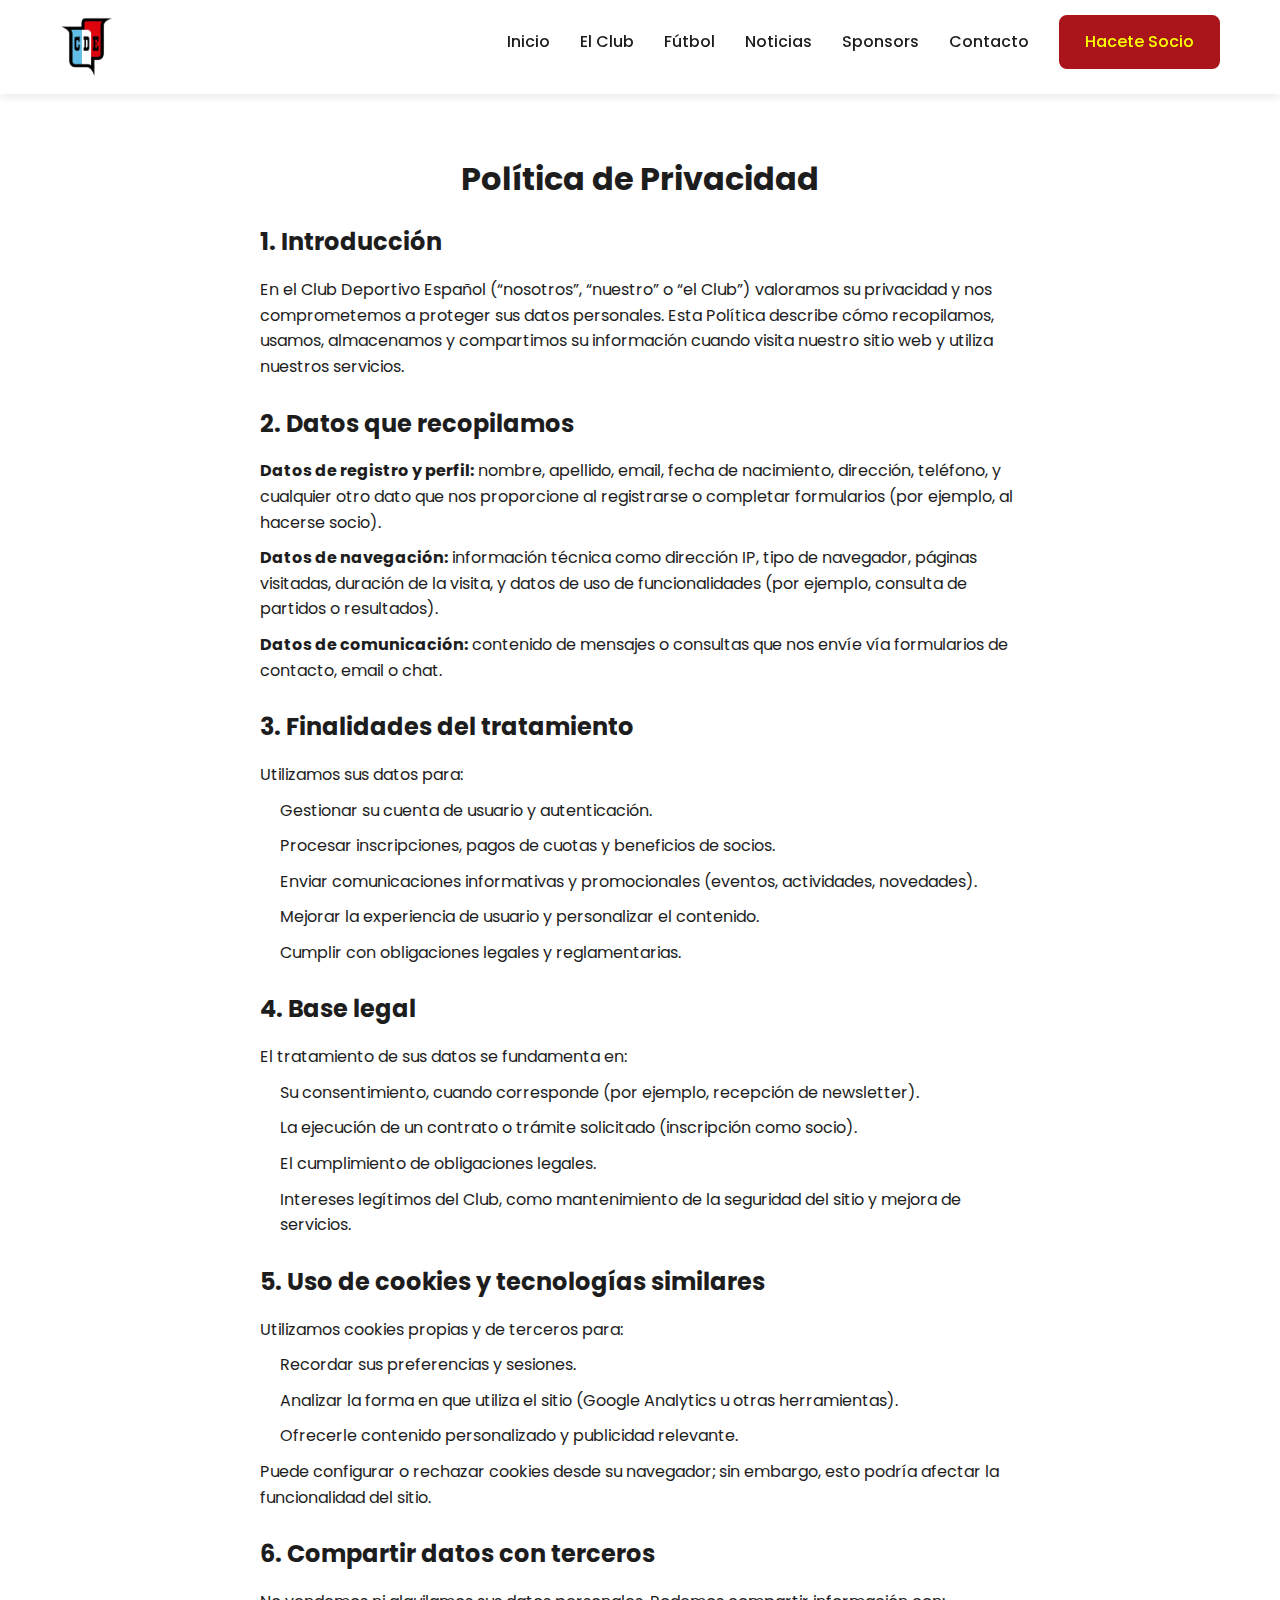
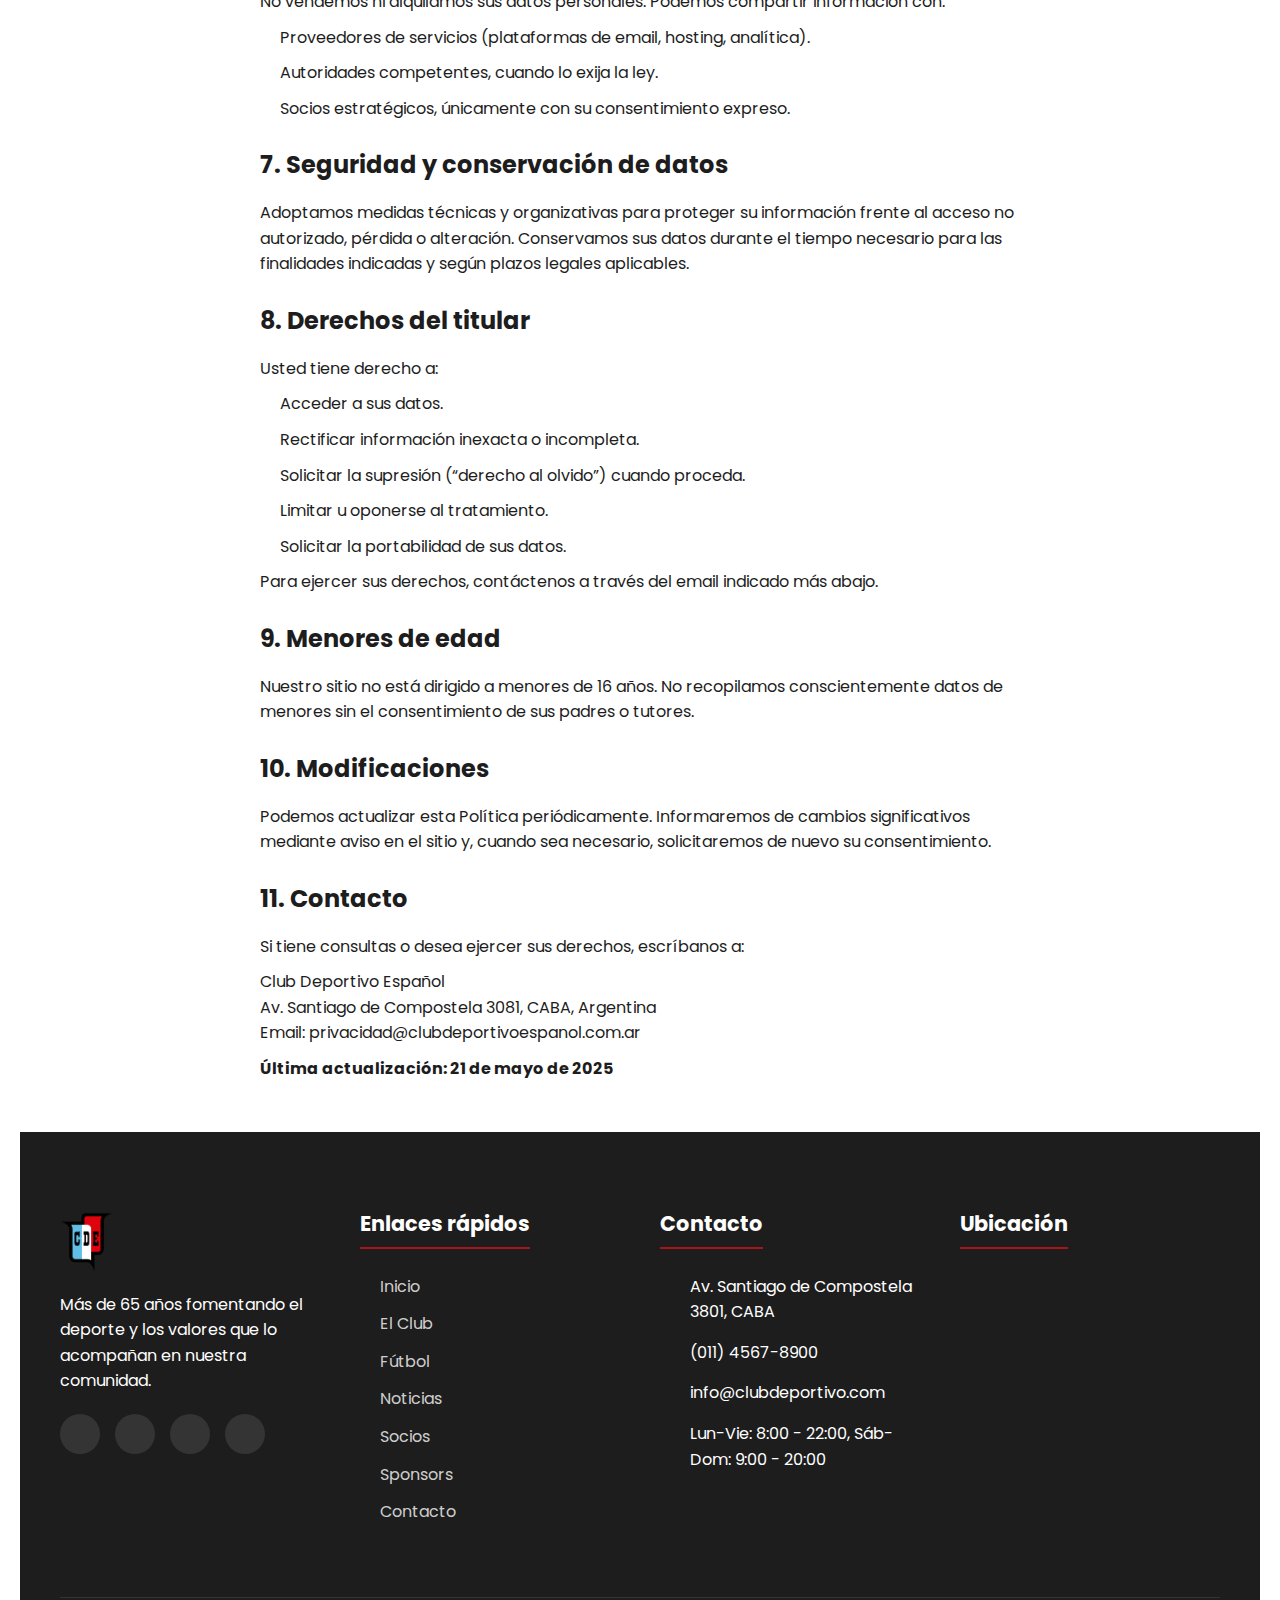
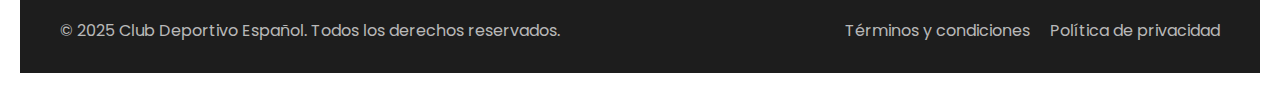
<file: privacidad.html>
<!DOCTYPE html>
<html lang="es">
<head>
    <meta charset="UTF-8">
    <meta name="viewport" content="width=device-width, initial-scale=1.0">
    <title>Política de Privacidad - Club Deportivo Español</title>
    <link rel="icon" href="../img/escudo.png" type="image/x-icon">
    <link href="https://fonts.googleapis.com/css2?family=Poppins:wght@300;400;500;600;700&display=swap" rel="stylesheet">
    <link rel="stylesheet" href="css/estilos.css">
    <style>
        body { font-family: 'Poppins', sans-serif; padding: 20px; line-height: 1.6; }
        h1 { text-align: center; margin-bottom: 20px; }
        h2 { margin-top: 30px; }
        p, li { margin-bottom: 10px; }
        ul { margin-left: 20px; }
        .contenido-privacidad {
            max-width: 800px;
            margin: 120px auto 20px auto;
            padding: 20px;
        }
        footer.pie {
            border: none;
        }
        /* Mejoras para móviles */
        @media (max-width: 600px) {
      body {
        padding: 8px !important;
      }
      .contenido-privacidad {
        max-width: 100vw !important;
        margin: 70px 0 10px 0 !important;
        padding: 10px 4px !important;
      }
      h1 {
        font-size: 1.3rem !important;
        margin-bottom: 12px !important;
      }
      h2 {
        font-size: 1.05rem !important;
        margin-top: 18px !important;
      }
      p, li {
        font-size: 0.98em !important;
        margin-bottom: 8px !important;
      }
      ul {
        margin-left: 14px !important;
      }
      .pie .contenedor {
        padding: 0 4px !important;
      }
      .columnas-footer {
        flex-direction: column !important;
        gap: 18px !important;
      }
      .columna-footer {
        width: 100% !important;
        margin-bottom: 10px !important;
        text-align: center !important;
      }
      .logo-footer img {
        max-width: 90px !important;
      }
      .redes-sociales-footer a {
        font-size: 1.3em !important;
        margin: 0 6px !important;
      }
      .info-contacto li {
        font-size: 0.98em !important;
      }
      .copyright {
        flex-direction: column !important;
        gap: 8px !important;
        font-size: 0.95em !important;
        text-align: center !important;
      }
      .enlaces-legales {
        flex-direction: column !important;
        gap: 4px !important;
        padding-left: 0 !important;
      }
      .enlaces-legales li {
        margin-bottom: 2px !important;
      }
      .pie iframe {
        height: 120px !important;
      }
    }
    </style>
</head>
<body>
    <header class="cabecera">
        <div class="contenedor">
            <div class="logo">
                <a href="index.html">
                    <img src="img/escudo.png" alt="Logo Club Deportivo Español">
                </a>
            </div>
            <nav class="navegacion">
                <button class="boton-menu" aria-label="Abrir menú">
                    <span class="barra"></span>
                    <span class="barra"></span>
                    <span class="barra"></span>
                </button>
                <ul class="menu">
                    <li><a href="index.html">Inicio</a></li>
                    <li><a href="club.html">El Club</a></li>
                    <li><a href="futbol.html">Fútbol</a></li>
                    <li><a href="noticias.html">Noticias</a></li>
                    <li><a href="sponsors.html">Sponsors</a></li>
                    <li><a href="contacto.html">Contacto</a></li>
                    <li><a href="socios.html" class="boton boton-rojo" style="background-color: var(--color-rojo); color: #fbff00; border: 2px solid var(--color-rojo);">Hacete Socio</a></li>
                </ul>
            </nav>
        </div>
    </header>
    <main class="contenido-privacidad">
        <h1>Política de Privacidad</h1>
        
        <h2>1. Introducción</h2>
        <p>En el Club Deportivo Español (“nosotros”, “nuestro” o “el Club”) valoramos su privacidad y nos comprometemos a proteger sus datos personales. Esta Política describe cómo recopilamos, usamos, almacenamos y compartimos su información cuando visita nuestro sitio web y utiliza nuestros servicios.</p>
        
        <h2>2. Datos que recopilamos</h2>
        <p><strong>Datos de registro y perfil:</strong> nombre, apellido, email, fecha de nacimiento, dirección, teléfono, y cualquier otro dato que nos proporcione al registrarse o completar formularios (por ejemplo, al hacerse socio).</p>
        <p><strong>Datos de navegación:</strong> información técnica como dirección IP, tipo de navegador, páginas visitadas, duración de la visita, y datos de uso de funcionalidades (por ejemplo, consulta de partidos o resultados).</p>
        <p><strong>Datos de comunicación:</strong> contenido de mensajes o consultas que nos envíe vía formularios de contacto, email o chat.</p>
        
        <h2>3. Finalidades del tratamiento</h2>
        <p>Utilizamos sus datos para:</p>
        <ul>
            <li>Gestionar su cuenta de usuario y autenticación.</li>
            <li>Procesar inscripciones, pagos de cuotas y beneficios de socios.</li>
            <li>Enviar comunicaciones informativas y promocionales (eventos, actividades, novedades).</li>
            <li>Mejorar la experiencia de usuario y personalizar el contenido.</li>
            <li>Cumplir con obligaciones legales y reglamentarias.</li>
        </ul>
        
        <h2>4. Base legal</h2>
        <p>El tratamiento de sus datos se fundamenta en:</p>
        <ul>
            <li>Su consentimiento, cuando corresponde (por ejemplo, recepción de newsletter).</li>
            <li>La ejecución de un contrato o trámite solicitado (inscripción como socio).</li>
            <li>El cumplimiento de obligaciones legales.</li>
            <li>Intereses legítimos del Club, como mantenimiento de la seguridad del sitio y mejora de servicios.</li>
        </ul>
        
        <h2>5. Uso de cookies y tecnologías similares</h2>
        <p>Utilizamos cookies propias y de terceros para:</p>
        <ul>
            <li>Recordar sus preferencias y sesiones.</li>
            <li>Analizar la forma en que utiliza el sitio (Google Analytics u otras herramientas).</li>
            <li>Ofrecerle contenido personalizado y publicidad relevante.</li>
        </ul>
        <p>Puede configurar o rechazar cookies desde su navegador; sin embargo, esto podría afectar la funcionalidad del sitio.</p>
        
        <h2>6. Compartir datos con terceros</h2>
        <p>No vendemos ni alquilamos sus datos personales. Podemos compartir información con:</p>
        <ul>
            <li>Proveedores de servicios (plataformas de email, hosting, analítica).</li>
            <li>Autoridades competentes, cuando lo exija la ley.</li>
            <li>Socios estratégicos, únicamente con su consentimiento expreso.</li>
        </ul>
        
        <h2>7. Seguridad y conservación de datos</h2>
        <p>Adoptamos medidas técnicas y organizativas para proteger su información frente al acceso no autorizado, pérdida o alteración. Conservamos sus datos durante el tiempo necesario para las finalidades indicadas y según plazos legales aplicables.</p>
        
        <h2>8. Derechos del titular</h2>
        <p>Usted tiene derecho a:</p>
        <ul>
            <li>Acceder a sus datos.</li>
            <li>Rectificar información inexacta o incompleta.</li>
            <li>Solicitar la supresión (“derecho al olvido”) cuando proceda.</li>
            <li>Limitar u oponerse al tratamiento.</li>
            <li>Solicitar la portabilidad de sus datos.</li>
        </ul>
        <p>Para ejercer sus derechos, contáctenos a través del email indicado más abajo.</p>
        
        <h2>9. Menores de edad</h2>
        <p>Nuestro sitio no está dirigido a menores de 16 años. No recopilamos conscientemente datos de menores sin el consentimiento de sus padres o tutores.</p>
        
        <h2>10. Modificaciones</h2>
        <p>Podemos actualizar esta Política periódicamente. Informaremos de cambios significativos mediante aviso en el sitio y, cuando sea necesario, solicitaremos de nuevo su consentimiento.</p>
        
        <h2>11. Contacto</h2>
        <p>Si tiene consultas o desea ejercer sus derechos, escríbanos a:</p>
        <p>
            Club Deportivo Español<br>
            Av. Santiago de Compostela 3081, CABA, Argentina<br>
            Email: privacidad@clubdeportivoespanol.com.ar
        </p>
        
        <p><strong>Última actualización: 21 de mayo de 2025</strong></p>
    </main>
    <footer class="pie">
        <div class="contenedor">
            <div class="columnas-footer">
                <div class="columna-footer">
                    <div class="logo-footer">
                        <img src="img/escudo.png" alt="Logo Club Deportivo Español">
                    </div>
                    <p>Más de 65 años fomentando el deporte y los valores que lo acompañan en nuestra comunidad.</p>
                    <div class="redes-sociales-footer">
                        <a href="https://www.facebook.com/CDEspanol1956/?locale=es_LA" aria-label="Facebook">
                            <i class="fab fa-facebook-f"></i>
                        </a>
                        <a href="https://www.instagram.com/clubdeportivoespanol/?hl=es" aria-label="Instagram">
                            <i class="fab fa-instagram"></i>
                        </a>
                        <a href="https://x.com/CDEspanol?ref_src=twsrc%5Egoogle%7Ctwcamp%5Eserp%7Ctwgr%5Eauthor" aria-label="X">
                            <i class="fab fa-x-twitter"></i>
                        </a>
                        <a href="https://www.youtube.com/c/FuriaEspa%C3%B1olaTV" aria-label="YouTube">
                            <i class="fab fa-youtube"></i>
                        </a>
                    </div>
                </div>
                <div class="columna-footer">
                    <h3>Enlaces rápidos</h3>
                    <ul class="enlaces-footer">
                        <li><a href="index.html">Inicio</a></li>
                        <li><a href="club.html">El Club</a></li>
                        <li><a href="futbol.html">Fútbol</a></li>
                        <li><a href="noticias.html">Noticias</a></li>
                        <li><a href="socios.html">Socios</a></li>
                        <li><a href="sponsors.html">Sponsors</a></li>
                        <li><a href="contacto.html">Contacto</a></li>
                    </ul>
                </div>
                <div class="columna-footer">
                    <h3>Contacto</h3>
                    <ul class="info-contacto">
                        <li><i class="fas fa-map-marker-alt"></i> Av. Santiago de Compostela 3801, CABA</li>
                        <li><i class="fas fa-phone"></i> (011) 4567-8900</li>
                        <li><i class="fas fa-envelope"></i> info@clubdeportivo.com</li>
                        <li><i class="fas fa-clock"></i> Lun-Vie: 8:00 - 22:00, Sáb-Dom: 9:00 - 20:00</li>
                    </ul>
                </div>
                <div class="columna-footer">
                    <h3>Ubicación</h3>
                    <div style="border-radius: var(--borde-radio); overflow: hidden; height: 200px;">
                        <iframe src="https://www.google.com/maps/embed?pb=!1m18!1m12!1m3!1d3282.237381788609!2d-58.44916668499998!3d-34.593453980458675!2m3!1f0!2f0!3f0!3m2!1i1024!2i768!4f13.1!3m3!1m2!1s0x95bcc3e56f2fd6b1%3A0xe8b3e6ded19f5!2sAv.%20Santiago%20de%20Compostela%203801%2C%20CABA!5e0!3m2!1ses!2sar!4v1660000000000!5m2!1ses!2sar" width="100%" height="100%" style="border:0;" allowfullscreen="" loading="lazy" referrerpolicy="no-referrer-when-downgrade"></iframe>
                    </div>
                </div>
            </div>
            <div class="copyright">
                <p>&copy; 2025 Club Deportivo Español. Todos los derechos reservados.</p>
                <ul class="enlaces-legales">
                    <li><a href="terminos-y-condiciones.html">Términos y condiciones</a></li>
                    <li><a href="privacidad">Política de privacidad</a></li>
                </ul>
            </div>
        </div>
    </footer>
    <script src="js/script.js"></script>
</body>
</html>
</file>
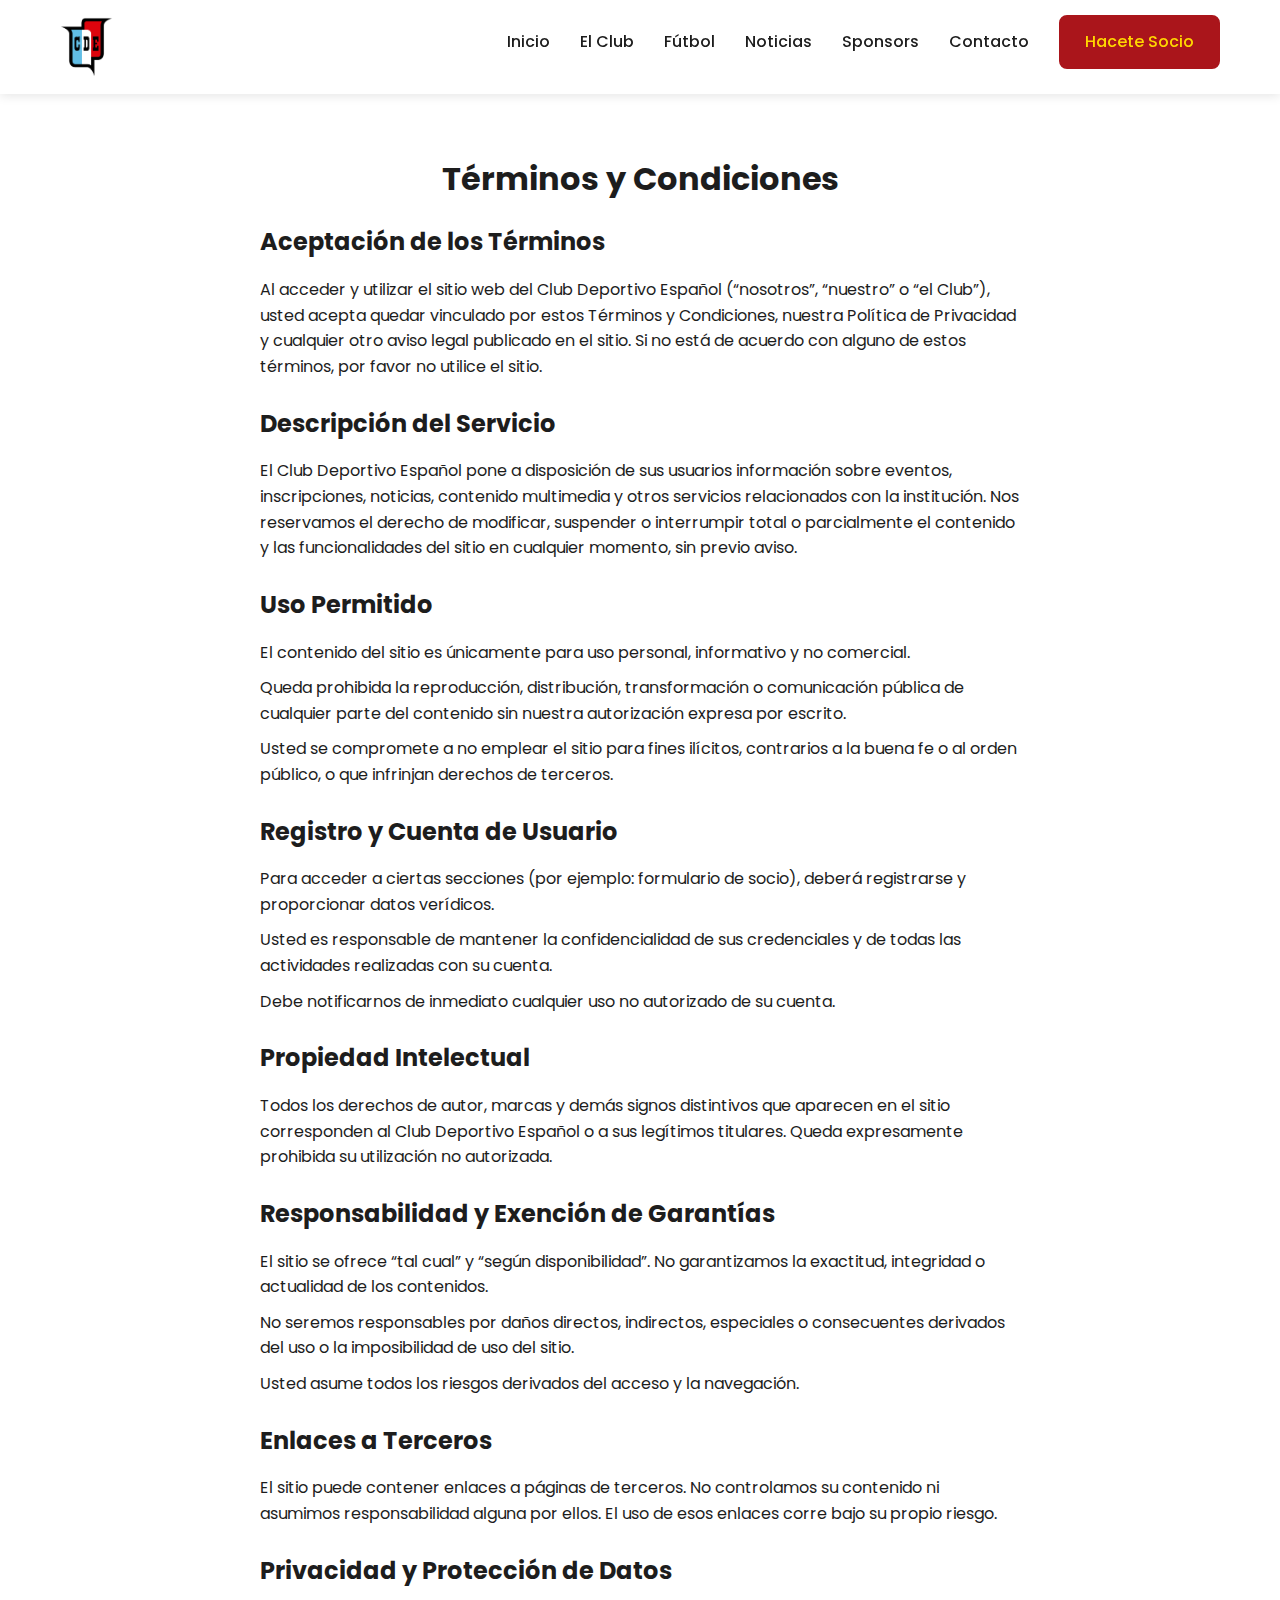
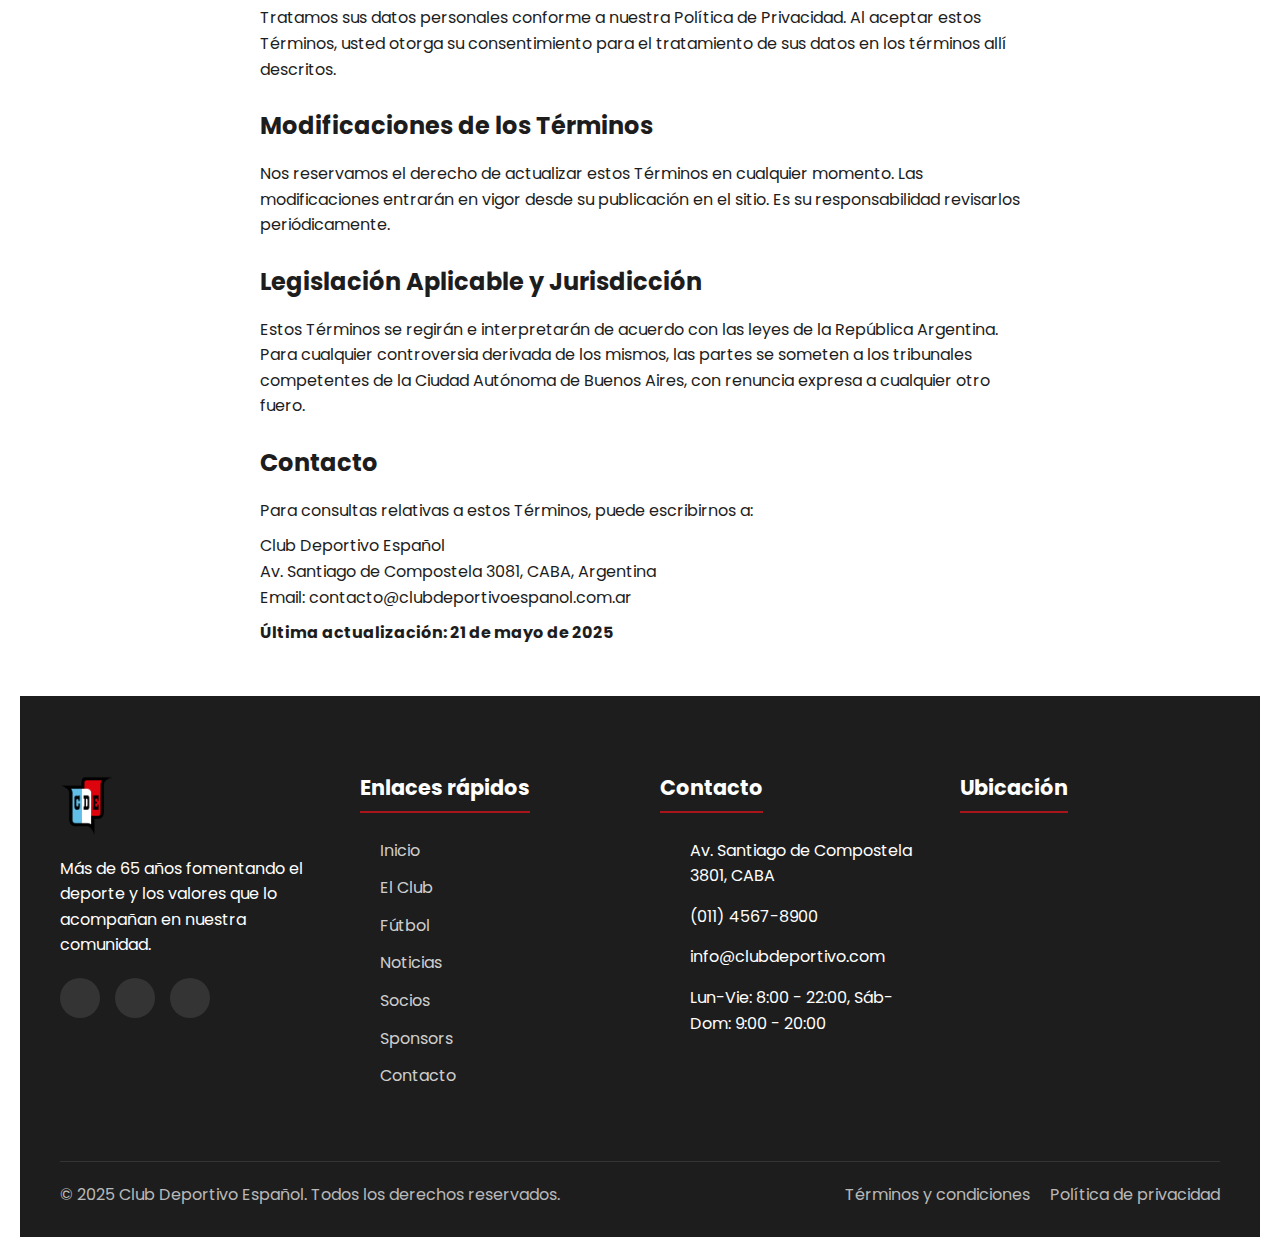
<file: terminos-y-condiciones.html>
<!DOCTYPE html>
<html lang="es">
<head>
	<meta charset="UTF-8">
	<meta name="viewport" content="width=device-width, initial-scale=1.0">
	<title>Términos y Condiciones - Club Deportivo Español</title>
	<link rel="icon" href="../img/escudo.png" type="image/x-icon">
	<link href="https://fonts.googleapis.com/css2?family=Poppins:wght@300;400;500;600;700&display=swap" rel="stylesheet">
	<link rel="stylesheet" href="css/estilos.css">
	<style>
		body { font-family: 'Poppins', sans-serif; padding: 20px; line-height: 1.6; }
		h1 { text-align: center; margin-bottom: 20px; }
		h2 { margin-top: 30px; }
		p, li { margin-bottom: 10px; }
		ul { margin-left: 20px; }
		.contenido-terminos {
			max-width: 800px;
			margin: 120px auto 20px auto;
			padding: 20px;
		}
        @media (max-width: 600px) {
            body {
                padding: 8px;
            }
            .contenido-terminos {
                margin: 70px auto 10px auto;
                padding: 10px 4px;
                font-size: 1em;
            }
            h1 {
                font-size: 1.3em;
                margin-bottom: 12px;
            }
            h2 {
                font-size: 1.05em;
                margin-top: 18px;
            }
            p, li {
                font-size: 0.98em;
                margin-bottom: 8px;
            }
            ul {
                margin-left: 14px;
            }
            .pie .columnas-footer {
                flex-direction: column !important;
                gap: 18px;
            }
            .columna-footer {
                margin-bottom: 10px;
                text-align: center;
            }
            .logo-footer img {
                width: 60px;
                height: auto;
            }
            .redes-sociales-footer a {
                font-size: 1.3em;
                margin: 0 6px;
            }
            .copyright {
                flex-direction: column;
                gap: 8px;
                font-size: 0.95em;
                text-align: center;
            }
            .enlaces-legales {
                flex-direction: column;
                gap: 4px;
                margin-top: 6px;
            }
            .cabecera .contenedor {
                padding: 0 8px;
            }
            .logo img {
                width: 48px;
                height: auto;
            }
            .navegacion .menu {
                font-size: 1em;
            }
        }
	</style>
</head>
<body>
    <header class="cabecera">
        <div class="contenedor">
            <div class="logo">
                <a href="index.html">
                    <img src="img/escudo.png" alt="Logo Club Deportivo Español">
                </a>
            </div>
            <nav class="navegacion">
                <button class="boton-menu" aria-label="Abrir menú">
                    <span class="barra"></span>
                    <span class="barra"></span>
                    <span class="barra"></span>
                </button>
                <ul class="menu">
                    <li><a href="index.html">Inicio</a></li>
                    <li><a href="club.html">El Club</a></li>
                    <li><a href="futbol.html">Fútbol</a></li>
                    <li><a href="noticias.html">Noticias</a></li>
                    <li><a href="sponsors.html">Sponsors</a></li>
                    <li><a href="contacto.html">Contacto</a></li>
                    <li><a href="socios.html" class="boton boton-rojo" style="background-color: var(--color-rojo); color: var(--color-amarillo); border: 2px solid var(--color-rojo);">Hacete Socio</a></li>
                </ul>
            </nav>
        </div>
    </header>
	<main class="contenido-terminos">
		<h1>Términos y Condiciones</h1>
		
		<h2>Aceptación de los Términos</h2>
		<p>Al acceder y utilizar el sitio web del Club Deportivo Español (“nosotros”, “nuestro” o “el Club”), usted acepta quedar vinculado por estos Términos y Condiciones, nuestra Política de Privacidad y cualquier otro aviso legal publicado en el sitio. Si no está de acuerdo con alguno de estos términos, por favor no utilice el sitio.</p>
		
		<h2>Descripción del Servicio</h2>
		<p>El Club Deportivo Español pone a disposición de sus usuarios información sobre eventos, inscripciones, noticias, contenido multimedia y otros servicios relacionados con la institución. Nos reservamos el derecho de modificar, suspender o interrumpir total o parcialmente el contenido y las funcionalidades del sitio en cualquier momento, sin previo aviso.</p>
		
		<h2>Uso Permitido</h2>
		<p>El contenido del sitio es únicamente para uso personal, informativo y no comercial.</p>
		<p>Queda prohibida la reproducción, distribución, transformación o comunicación pública de cualquier parte del contenido sin nuestra autorización expresa por escrito.</p>
		<p>Usted se compromete a no emplear el sitio para fines ilícitos, contrarios a la buena fe o al orden público, o que infrinjan derechos de terceros.</p>
		
		<h2>Registro y Cuenta de Usuario</h2>
		<p>Para acceder a ciertas secciones (por ejemplo: formulario de socio), deberá registrarse y proporcionar datos verídicos.</p>
		<p>Usted es responsable de mantener la confidencialidad de sus credenciales y de todas las actividades realizadas con su cuenta.</p>
		<p>Debe notificarnos de inmediato cualquier uso no autorizado de su cuenta.</p>
		
		<h2>Propiedad Intelectual</h2>
		<p>Todos los derechos de autor, marcas y demás signos distintivos que aparecen en el sitio corresponden al Club Deportivo Español o a sus legítimos titulares. Queda expresamente prohibida su utilización no autorizada.</p>
		
		<h2>Responsabilidad y Exención de Garantías</h2>
		<p>El sitio se ofrece “tal cual” y “según disponibilidad”. No garantizamos la exactitud, integridad o actualidad de los contenidos.</p>
		<p>No seremos responsables por daños directos, indirectos, especiales o consecuentes derivados del uso o la imposibilidad de uso del sitio.</p>
		<p>Usted asume todos los riesgos derivados del acceso y la navegación.</p>
		
		<h2>Enlaces a Terceros</h2>
		<p>El sitio puede contener enlaces a páginas de terceros. No controlamos su contenido ni asumimos responsabilidad alguna por ellos. El uso de esos enlaces corre bajo su propio riesgo.</p>
		
		<h2>Privacidad y Protección de Datos</h2>
		<p>Tratamos sus datos personales conforme a nuestra Política de Privacidad. Al aceptar estos Términos, usted otorga su consentimiento para el tratamiento de sus datos en los términos allí descritos.</p>
		
		<h2>Modificaciones de los Términos</h2>
		<p>Nos reservamos el derecho de actualizar estos Términos en cualquier momento. Las modificaciones entrarán en vigor desde su publicación en el sitio. Es su responsabilidad revisarlos periódicamente.</p>
		
		<h2>Legislación Aplicable y Jurisdicción</h2>
		<p>Estos Términos se regirán e interpretarán de acuerdo con las leyes de la República Argentina. Para cualquier controversia derivada de los mismos, las partes se someten a los tribunales competentes de la Ciudad Autónoma de Buenos Aires, con renuncia expresa a cualquier otro fuero.</p>
		
		<h2>Contacto</h2>
		<p>Para consultas relativas a estos Términos, puede escribirnos a:</p>
		<p>
			Club Deportivo Español<br>
			Av. Santiago de Compostela 3081, CABA, Argentina<br>
			Email: contacto@clubdeportivoespanol.com.ar
		</p>
		
		<p><strong>Última actualización: 21 de mayo de 2025</strong></p>
	</main>
    <footer class="pie">
        <div class="contenedor">
            <div class="columnas-footer">
                <div class="columna-footer">
                    <div class="logo-footer">
                        <img src="img/escudo.png" alt="Logo Club Deportivo Español">
                    </div>
                    <p>Más de 65 años fomentando el deporte y los valores que lo acompañan en nuestra comunidad.</p>
                    <div class="redes-sociales-footer">
                        <a href="https://www.facebook.com/CDEspanol1956/?locale=es_LA" aria-label="Facebook">
                            <i class="fab fa-facebook-f"></i>
                        </a>
                        <a href="https://www.instagram.com/clubdeportivoespanol/?hl=es" aria-label="Instagram">
                            <i class="fab fa-instagram"></i>
                        </a>
                        <a href="https://www.youtube.com/c/FuriaEspa%C3%B1olaTV" aria-label="YouTube">
                            <i class="fab fa-youtube"></i>
                        </a>
                    </div>
                </div>
                
                <div class="columna-footer">
                    <h3>Enlaces rápidos</h3>
                    <ul class="enlaces-footer">
                        <li><a href="index.html">Inicio</a></li>
                        <li><a href="club.html">El Club</a></li>
                        <li><a href="futbol.html">Fútbol</a></li>
                        <li><a href="noticias.html">Noticias</a></li>
                        <li><a href="socios.html">Socios</a></li>
                        <li><a href="sponsors.html">Sponsors</a></li>
                        <li><a href="contacto.html">Contacto</a></li>
                    </ul>
                </div>
                
                <div class="columna-footer">
                    <h3>Contacto</h3>
                    <ul class="info-contacto">
                        <li><i class="fas fa-map-marker-alt"></i> Av. Santiago de Compostela 3801, CABA</li>
                        <li><i class="fas fa-phone"></i> (011) 4567-8900</li>
                        <li><i class="fas fa-envelope"></i> info@clubdeportivo.com</li>
                        <li><i class="fas fa-clock"></i> Lun-Vie: 8:00 - 22:00, Sáb-Dom: 9:00 - 20:00</li>
                    </ul>
                </div>
                
                <div class="columna-footer">
                    <h3>Ubicación</h3>
                    <div style="border-radius: var(--borde-radio); overflow: hidden; height: 200px;">
                        <iframe src="https://www.google.com/maps/embed?pb=!1m18!1m12!1m3!1d3282.237381788609!2d-58.44916668499998!3d-34.593453980458675!2m3!1f0!2f0!3f0!3m2!1i1024!2i768!4f13.1!3m3!1m2!1s0x95bcc3e56f2fd6b1%3A0xe8b3e6ded19f5!2sAv.%20Santiago%20de%20Compostela%203801%2C%20CABA!5e0!3m2!1ses!2sar!4v1660000000000!5m2!1ses!2sar" width="100%" height="100%" style="border:0;" allowfullscreen="" loading="lazy" referrerpolicy="no-referrer-when-downgrade"></iframe>
                    </div>
                </div>
            </div>
            
            <div class="copyright">
                <p>&copy; 2025 Club Deportivo Español. Todos los derechos reservados.</p>
                <ul class="enlaces-legales">
                    <li><a href="terminos-y-condiciones.html">Términos y condiciones</a></li>
                    <li><a href="privacidad.html">Política de privacidad</a></li>
                </ul>
            </div>
        </div>
    </footer>
    <script src="js/script.js"></script>
</body>
</html>
</file>
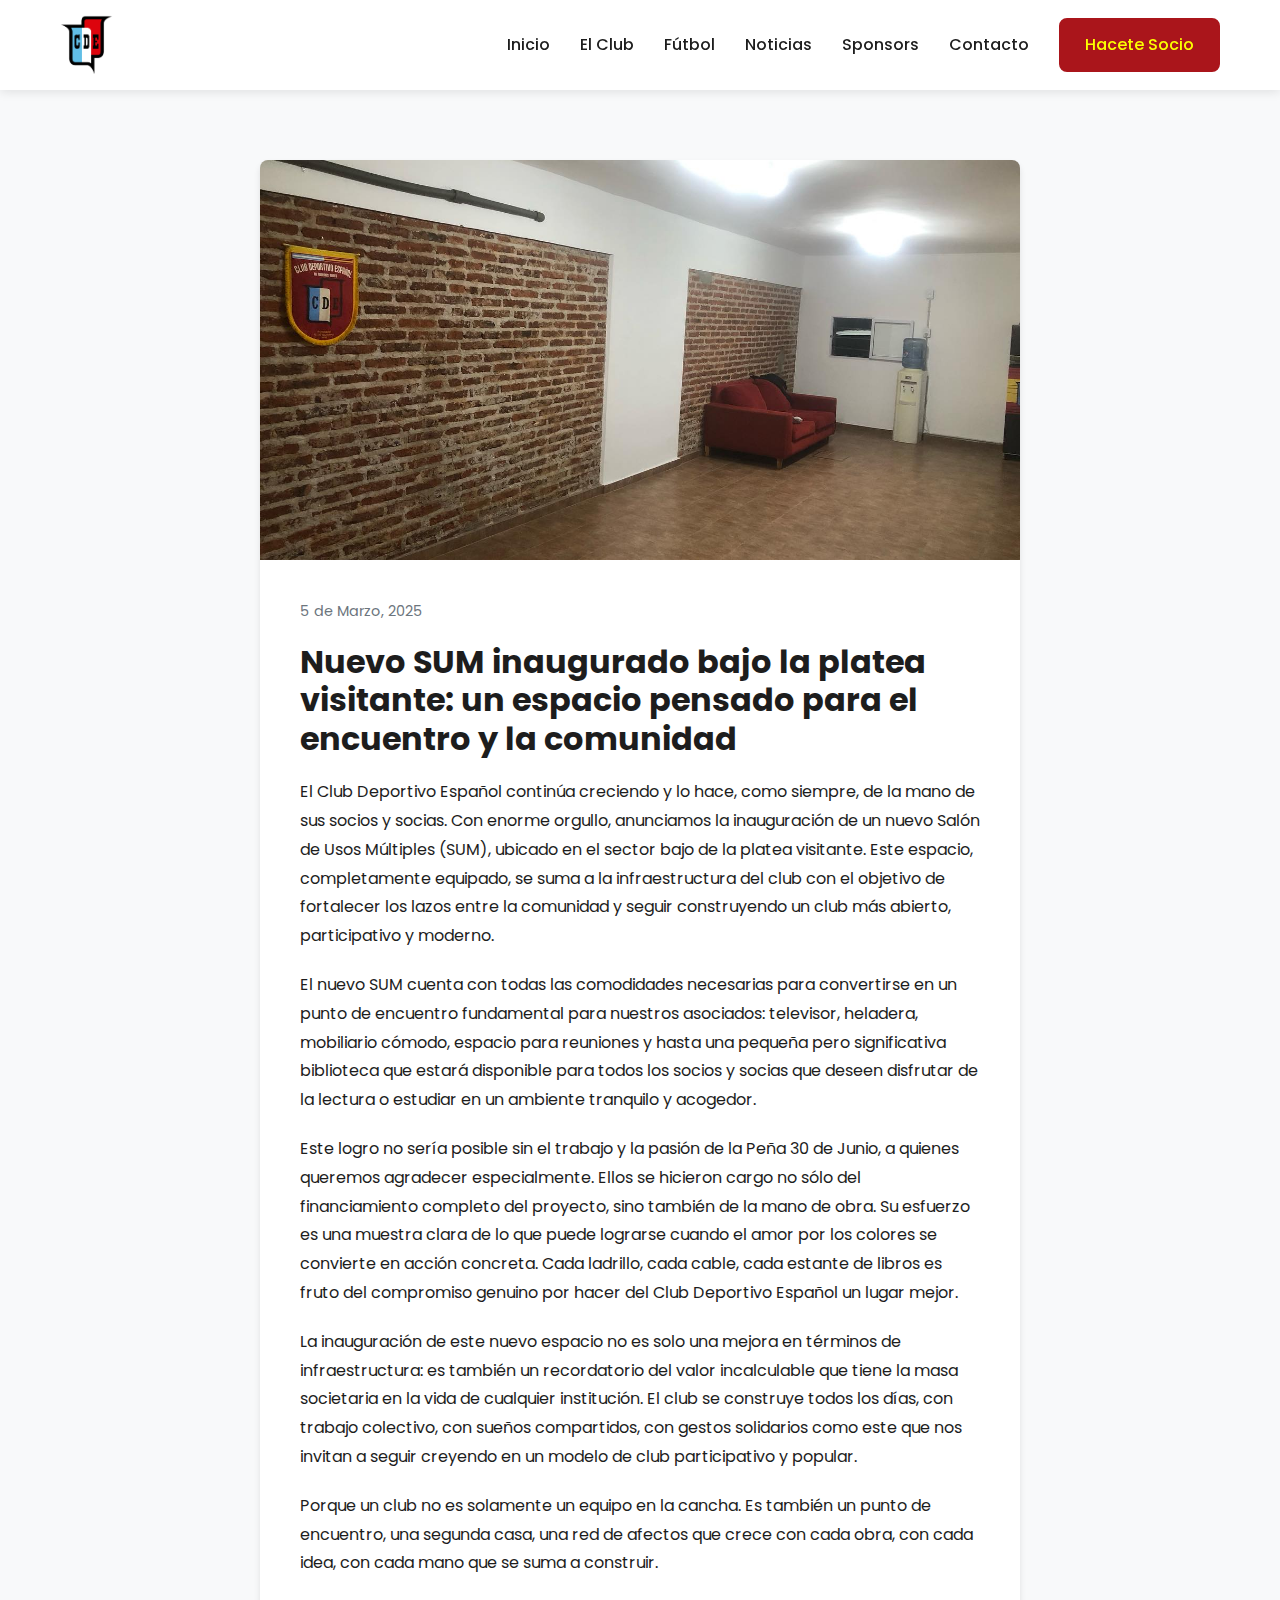
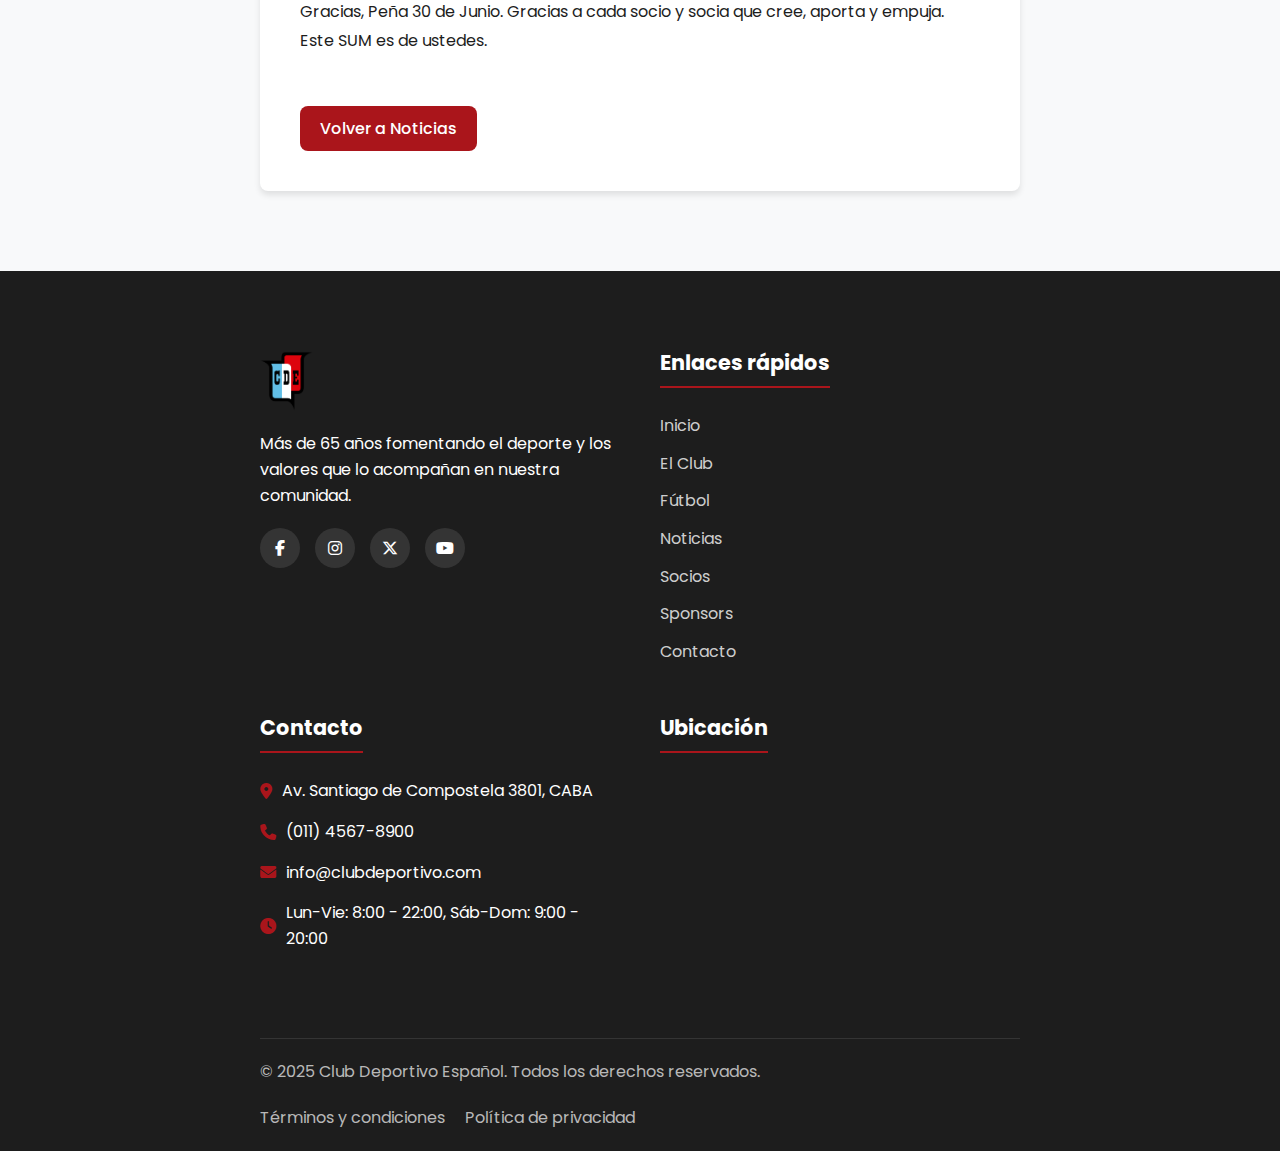
<file: noticias/nuevo-SUM.html>
<!DOCTYPE html>
<html lang="es">
<head>
    <meta charset="UTF-8">
    <meta name="viewport" content="width=device-width, initial-scale=1.0">
    <title>Inauguración de nuevas instalaciones - Club Deportivo Español</title>
    <link rel="icon" href="../img/escudo.png" type="image/x-icon">
    <link href="https://fonts.googleapis.com/css2?family=Poppins:wght@300;400;500;600;700&display=swap" rel="stylesheet">
    <link rel="stylesheet" href="https://cdnjs.cloudflare.com/ajax/libs/font-awesome/6.4.0/css/all.min.css">
    <link rel="stylesheet" href="../css/estilos.css">
    <style>
        /* Variables CSS */
        :root {
            --color-rojo: #AA151B;
            --color-blanco: #ffffff;
            --color-negro: #1d1d1d;
            --color-gris-claro: #f8f9fa;
            --color-gris: #e9ecef;
            --color-gris-oscuro: #6c757d;
            --color-amarillo: #fbff00;
            --sombra: 0 4px 6px rgba(0, 0, 0, 0.1);
            --transicion: all 0.3s ease;
            --borde-radio: 8px;
            --fuente-principal: 'Poppins', sans-serif;
        }

        /* Sección Noticia Individual */
        .seccion-noticia {
            padding: 80px 0;
            background-color: var(--color-gris-claro);
            margin-top: 80px;
        }

        .contenedor {
            width: 100%;
            max-width: 800px;
            margin: 0 auto;
            padding: 0 20px;
        }

        .noticia-completa {
            background-color: var(--color-blanco);
            border-radius: var(--borde-radio);
            overflow: hidden;
            box-shadow: var(--sombra);
        }

        .imagen-principal {
            width: 100%;
            height: 400px;
            object-fit: cover;
        }

        .contenido-noticia {
            padding: 40px;
        }

        .fecha-noticia {
            color: var(--color-gris-oscuro);
            font-size: 0.9rem;
            margin-bottom: 20px;
        }

        .titulo-noticia {
            font-size: 2rem;
            margin-bottom: 20px;
            color: var(--color-negro);
        }

        .texto-noticia {
            color: var(--color-negro);
            line-height: 1.8;
            margin-bottom: 30px;
        }

        .texto-noticia p {
            margin-bottom: 20px;
        }

        .boton-volver {
            display: inline-block;
            background-color: var(--color-rojo);
            color: var(--color-blanco);
            padding: 10px 20px;
            border-radius: var(--borde-radio);
            text-decoration: none;
            font-weight: 500;
            transition: var(--transicion);
            margin-top: 20px;
        }
        /* Elimina el hover para que no cambie color */
        .boton-volver:hover {
            background-color: var(--color-rojo);
            color: var(--color-blanco);
        }

        /* Responsive */
        @media (max-width: 768px) {
            .imagen-principal {
                height: 300px;
            }

            .contenido-noticia {
                padding: 20px;
            }

            .titulo-noticia {
                font-size: 1.8rem;
            }
        }

        /* Forzar uso de Poppins */
        html, body {
            font-family: 'Poppins', sans-serif;
        }

        /* Ajustes adicionales */
        .cabecera .contenedor {
            width: 100%;
            max-width: 1200px;
            margin: 0 auto;
            padding: 0 20px;
        }
    </style>
</head>
<body>
    <!-- Header con logo y menú de navegación fijo -->
  <header class="cabecera">
        <div class="contenedor">
            <div class="logo">
                <a href="../index.html">
                    <img src="../img/escudo.png" alt="Logo Club Deportivo Español">
                </a>
            </div>
            <nav class="navegacion">
                <button class="boton-menu" aria-label="Abrir menú">
                    <span class="barra"></span>
                    <span class="barra"></span>
                    <span class="barra"></span>
                </button>
                <ul class="menu">
                    <li><a href="../index.html">Inicio</a></li>
                    <li><a href="../club.html">El Club</a></li>
                    <li><a href="../futbol.html">Fútbol</a></li>
                    <li><a href="../noticias.html">Noticias</a></li>
                    <li><a href="../sponsors.html">Sponsors</a></li>
                    <li><a href="../contacto.html">Contacto</a></li>
                    <li><a href="../socios.html" class="boton boton-rojo" style="background-color: var(--color-rojo); color: var(--color-amarillo); border: 2px solid var(--color-rojo);">Hacete Socio</a></li>
                </ul>
            </nav>
        </div>
    </header>

    <!-- Sección Noticia Individual -->
    <section class="seccion-noticia">
        <div class="contenedor">
            <article class="noticia-completa">
                <img src="../img/noticias/SUM.jpg" alt="Nuevas instalaciones" class="imagen-principal">
                <div class="contenido-noticia">
                    <div class="fecha-noticia">5 de Marzo, 2025</div>
                    <h1 class="titulo-noticia">Nuevo SUM inaugurado bajo la platea visitante: un espacio pensado para el encuentro y la comunidad</h1>
                    <div class="texto-noticia">
                        <p>El Club Deportivo Español continúa creciendo y lo hace, como siempre, de la mano de sus socios y socias. Con enorme orgullo, anunciamos la inauguración de un nuevo Salón de Usos Múltiples (SUM), ubicado en el sector bajo de la platea visitante. Este espacio, completamente equipado, se suma a la infraestructura del club con el objetivo de fortalecer los lazos entre la comunidad y seguir construyendo un club más abierto, participativo y moderno.</p>
                        
                        <p>El nuevo SUM cuenta con todas las comodidades necesarias para convertirse en un punto de encuentro fundamental para nuestros asociados: televisor, heladera, mobiliario cómodo, espacio para reuniones y hasta una pequeña pero significativa biblioteca que estará disponible para todos los socios y socias que deseen disfrutar de la lectura o estudiar en un ambiente tranquilo y acogedor.</p>
                        
                        <p>Este logro no sería posible sin el trabajo y la pasión de la Peña 30 de Junio, a quienes queremos agradecer especialmente. Ellos se hicieron cargo no sólo del financiamiento completo del proyecto, sino también de la mano de obra. Su esfuerzo es una muestra clara de lo que puede lograrse cuando el amor por los colores se convierte en acción concreta. Cada ladrillo, cada cable, cada estante de libros es fruto del compromiso genuino por hacer del Club Deportivo Español un lugar mejor.</p>

                        <p>La inauguración de este nuevo espacio no es solo una mejora en términos de infraestructura: es también un recordatorio del valor incalculable que tiene la masa societaria en la vida de cualquier institución. El club se construye todos los días, con trabajo colectivo, con sueños compartidos, con gestos solidarios como este que nos invitan a seguir creyendo en un modelo de club participativo y popular.</p>

                        <p>Porque un club no es solamente un equipo en la cancha. Es también un punto de encuentro, una segunda casa, una red de afectos que crece con cada obra, con cada idea, con cada mano que se suma a construir.</p>

                        <p>Gracias, Peña 30 de Junio. Gracias a cada socio y socia que cree, aporta y empuja. Este SUM es de ustedes.</p>
                    </div>
                    <a href="../noticias.html" class="boton-volver">Volver a Noticias</a>
                </div>
            </article>
        </div>
    </section>
    <footer class="pie">
        <div class="contenedor">
            <div class="columnas-footer">
                <div class="columna-footer">
                    <div class="logo-footer">
                        <img src="../img/escudo.png" alt="Logo Club Deportivo Español">
                    </div>
                    <p>Más de 65 años fomentando el deporte y los valores que lo acompañan en nuestra comunidad.</p>
                    <div class="redes-sociales-footer">
                        <a href="https://www.facebook.com/CDEspanol1956/?locale=es_LA" aria-label="Facebook"><i class="fab fa-facebook-f"></i></a>
                        <a href="https://www.instagram.com/clubdeportivoespanol/?hl=es" aria-label="Instagram"><i class="fab fa-instagram"></i></a>
                        <a href="https://x.com/CDEspanol?ref_src=twsrc%5Egoogle%7Ctwcamp%5Eserp%7Ctwgr%5Eauthor" aria-label="X"><i class="fab fa-x-twitter"></i></a>
                        <a href="https://www.youtube.com/c/FuriaEspa%C3%B1olaTV" aria-label="YouTube"><i class="fab fa-youtube"></i></a>
                    </div>
                </div>
                
                <div class="columna-footer">
                    <h3>Enlaces rápidos</h3>
                    <ul class="enlaces-footer">
                        <li><a href="index.html">Inicio</a></li>
                        <li><a href="club.html">El Club</a></li>
                        <li><a href="futbol.html">Fútbol</a></li>
                        <li><a href="noticias.html">Noticias</a></li>
                        <li><a href="socios.html">Socios</a></li>
                        <li><a href="sponsors.html">Sponsors</a></li>
                        <li><a href="contacto.html">Contacto</a></li>
                    </ul>
                </div>
                
                <div class="columna-footer">
                    <h3>Contacto</h3>
                    <ul class="info-contacto">
                        <li><i class="fas fa-map-marker-alt"></i> Av. Santiago de Compostela 3801, CABA</li>
                        <li><i class="fas fa-phone"></i> (011) 4567-8900</li>
                        <li><i class="fas fa-envelope"></i> info@clubdeportivo.com</li>
                        <li><i class="fas fa-clock"></i> Lun-Vie: 8:00 - 22:00, Sáb-Dom: 9:00 - 20:00</li>
                    </ul>
                </div>
                
                <div class="columna-footer">
                    <h3>Ubicación</h3>
                    <div style="border-radius: var(--borde-radio); overflow: hidden; height: 200px;">
                        <iframe src="https://www.google.com/maps/embed?pb=!1m18!1m12!1m3!1d3282.237381788609!2d-58.44916668499998!3d-34.593453980458675!2m3!1f0!2f0!3f0!3m2!1i1024!2i768!4f13.1!3m3!1m2!1s0x95bcc3e56f2fd6b1%3A0xe8b3e6ded19f5!2sAv.%20Santiago%20de%20Compostela%203801%2C%20CABA!5e0!3m2!1ses!2sar!4v1660000000000!5m2!1ses!2sar" width="100%" height="100%" style="border:0;" allowfullscreen="" loading="lazy" referrerpolicy="no-referrer-when-downgrade"></iframe>
                    </div>
                </div>
            </div>
            
            <div class="copyright">
                <p>&copy; 2025 Club Deportivo Español. Todos los derechos reservados.</p>
                <ul class="enlaces-legales">
                    <li><a href="../terminos-y-condiciones.html">Términos y condiciones</a></li>
                    <li><a href="../privacidad.html">Política de privacidad</a></li>
                </ul>
            </div>
        </div>
    </footer>

</body>
</html>
</file>
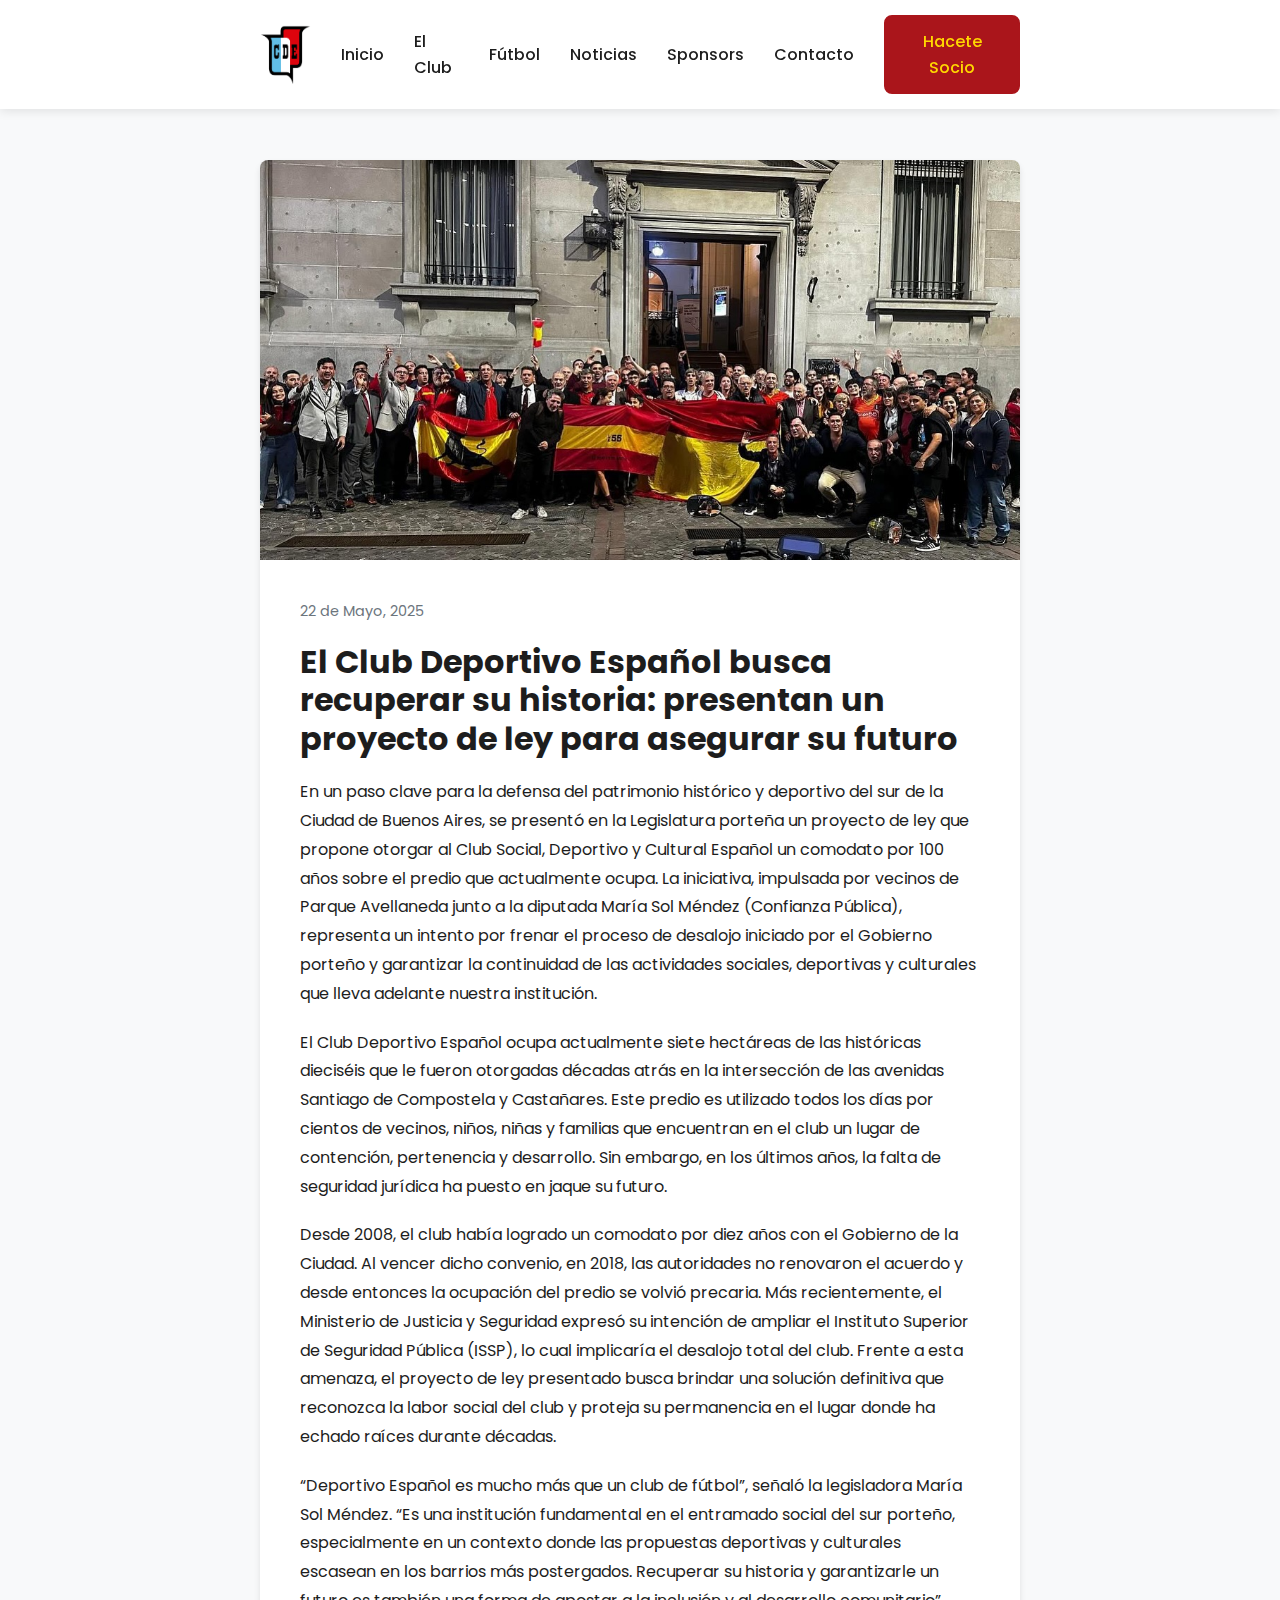
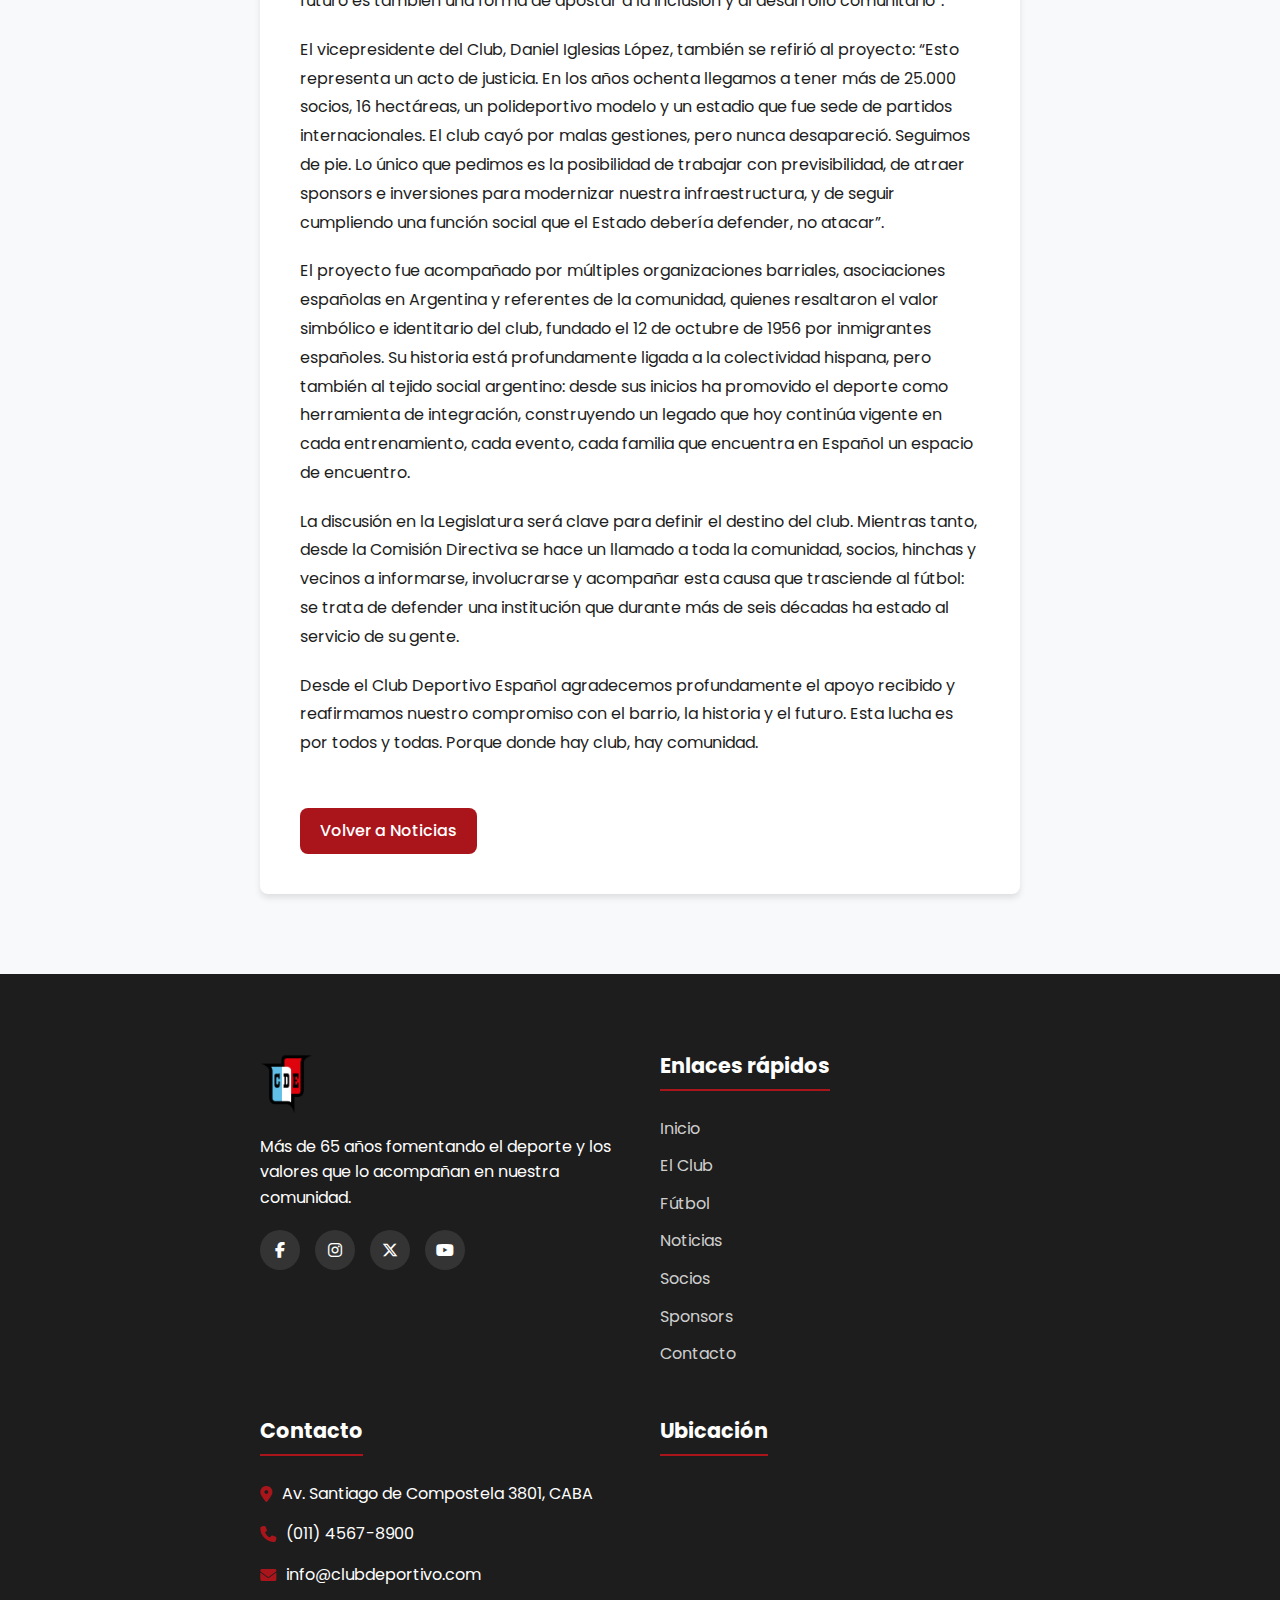
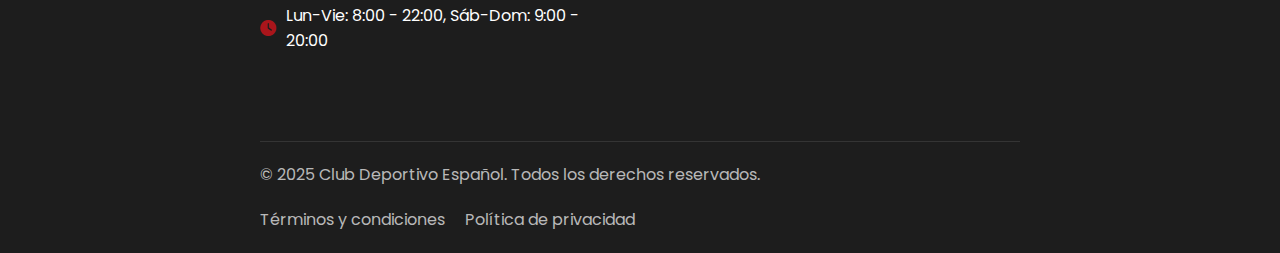
<file: noticias/restitucion-historica.html>
<!DOCTYPE html>
<html lang="es">
<head>
    <meta charset="UTF-8">
    <meta name="viewport" content="width=device-width, initial-scale=1.0">
    <title>Proyecto de restitución histórica - Club Deportivo Español</title>
    <link rel="icon" href="../img/escudo.png" type="image/x-icon">
    <link href="https://fonts.googleapis.com/css2?family=Montserrat:wght@300;400;500;600;700;800&display=swap" rel="stylesheet">
    <link href="https://fonts.googleapis.com/css2?family=Poppins:wght@300;400;500;600;700&display=swap" rel="stylesheet">
    <link rel="stylesheet" href="https://cdnjs.cloudflare.com/ajax/libs/font-awesome/6.4.0/css/all.min.css">
    <link rel="stylesheet" href="../css/estilos.css">
    <style>
        :root {
            --color-rojo: #AA151B;
            --color-blanco: #ffffff;
            --color-negro: #1d1d1d;
            --color-gris-claro: #f8f9fa;
            --color-gris: #e9ecef;
            --color-gris-oscuro: #6c757d;
            --color-amarillo: #ffd700;
            --sombra: 0 4px 6px rgba(0, 0, 0, 0.1);
            --transicion: all 0.3s ease;
            --borde-radio: 8px;
            --fuente-principal: 'Poppins', sans-serif;
        }

        .seccion-noticia {
            padding: 80px 0;
            background-color: var(--color-gris-claro);
            margin-top: 80px;
        }

        .contenedor {
            width: 100%;
            max-width: 800px;
            margin: 0 auto;
            padding: 0 20px;
        }

        .noticia-completa {
            background-color: var(--color-blanco);
            border-radius: var(--borde-radio);
            overflow: hidden;
            box-shadow: var(--sombra);
        }

        .imagen-principal {
            width: 100%;
            height: 400px;
            object-fit: cover;
        }

        .contenido-noticia {
            padding: 40px;
        }

        .fecha-noticia {
            color: var(--color-gris-oscuro);
            font-size: 0.9rem;
            margin-bottom: 20px;
        }

        .titulo-noticia {
            font-size: 2rem;
            margin-bottom: 20px;
            color: var(--color-negro);
        }

        .texto-noticia {
            color: var(--color-negro);
            line-height: 1.8;
            margin-bottom: 30px;
        }

        .texto-noticia p {
            margin-bottom: 20px;
        }

        .boton-volver {
            display: inline-block;
            background-color: var(--color-rojo);
            color: var(--color-blanco);
            padding: 10px 20px;
            border-radius: var(--borde-radio);
            text-decoration: none;
            font-weight: 500;
            transition: var(--transicion);
            margin-top: 20px;
        }

        .boton-volver:hover {
            background-color: var(--color-rojo);
            color: var(--color-blanco);
        }

        @media (max-width: 768px) {
            .imagen-principal {
                height: 300px;
            }

            .contenido-noticia {
                padding: 20px;
            }

            .titulo-noticia {
                font-size: 1.8rem;
            }
        }
    </style>
</head>
<body>
    <header class="cabecera">
        <div class="contenedor">
            <div class="logo">
                <a href="../index.html">
                    <img src="../img/escudo.png" alt="Logo Club Deportivo Español">
                </a>
            </div>
            <nav class="navegacion">
                <button class="boton-menu" aria-label="Abrir menú">
                    <span class="barra"></span>
                    <span class="barra"></span>
                    <span class="barra"></span>
                </button>
                <ul class="menu">
                    <li><a href="../index.html">Inicio</a></li>
                    <li><a href="../club.html">El Club</a></li>
                    <li><a href="../futbol.html">Fútbol</a></li>
                    <li><a href="../noticias.html">Noticias</a></li>
                    <li><a href="../sponsors.html">Sponsors</a></li>
                    <li><a href="../contacto.html">Contacto</a></li>
                    <li><a href="../socios.html" class="boton boton-rojo" style="background-color: var(--color-rojo); color: var(--color-amarillo); border: 2px solid var(--color-rojo);">Hacete Socio</a></li>
                </ul>
            </nav>
        </div>
    </header>
    <section class="seccion-noticia">
        <div class="contenedor">
            <article class="noticia-completa">
                <img src="../img/noticias/legislatura.jpg" alt="Victoria en el clásico" class="imagen-principal">
                <div class="contenido-noticia">
                    <div class="fecha-noticia">22 de Mayo, 2025</div>
                    <h1 class="titulo-noticia">El Club Deportivo Español busca recuperar su historia: presentan un proyecto de ley para asegurar su futuro</h1>
                    <div class="texto-noticia">
                        <p>En un paso clave para la defensa del patrimonio histórico y deportivo del sur de la Ciudad de Buenos Aires, se presentó en la Legislatura porteña un proyecto de ley que propone otorgar al Club Social, Deportivo y Cultural Español un comodato por 100 años sobre el predio que actualmente ocupa. La iniciativa, impulsada por vecinos de Parque Avellaneda junto a la diputada María Sol Méndez (Confianza Pública), representa un intento por frenar el proceso de desalojo iniciado por el Gobierno porteño y garantizar la continuidad de las actividades sociales, deportivas y culturales que lleva adelante nuestra institución.</p>
                        
                        <p>El Club Deportivo Español ocupa actualmente siete hectáreas de las históricas dieciséis que le fueron otorgadas décadas atrás en la intersección de las avenidas Santiago de Compostela y Castañares. Este predio es utilizado todos los días por cientos de vecinos, niños, niñas y familias que encuentran en el club un lugar de contención, pertenencia y desarrollo. Sin embargo, en los últimos años, la falta de seguridad jurídica ha puesto en jaque su futuro.</p>
                        
                        <p>Desde 2008, el club había logrado un comodato por diez años con el Gobierno de la Ciudad. Al vencer dicho convenio, en 2018, las autoridades no renovaron el acuerdo y desde entonces la ocupación del predio se volvió precaria. Más recientemente, el Ministerio de Justicia y Seguridad expresó su intención de ampliar el Instituto Superior de Seguridad Pública (ISSP), lo cual implicaría el desalojo total del club. Frente a esta amenaza, el proyecto de ley presentado busca brindar una solución definitiva que reconozca la labor social del club y proteja su permanencia en el lugar donde ha echado raíces durante décadas.</p>
                        
                        <p>“Deportivo Español es mucho más que un club de fútbol”, señaló la legisladora María Sol Méndez. “Es una institución fundamental en el entramado social del sur porteño, especialmente en un contexto donde las propuestas deportivas y culturales escasean en los barrios más postergados. Recuperar su historia y garantizarle un futuro es también una forma de apostar a la inclusión y al desarrollo comunitario”.</p>

                        <p>El vicepresidente del Club, Daniel Iglesias López, también se refirió al proyecto: “Esto representa un acto de justicia. En los años ochenta llegamos a tener más de 25.000 socios, 16 hectáreas, un polideportivo modelo y un estadio que fue sede de partidos internacionales. El club cayó por malas gestiones, pero nunca desapareció. Seguimos de pie. Lo único que pedimos es la posibilidad de trabajar con previsibilidad, de atraer sponsors e inversiones para modernizar nuestra infraestructura, y de seguir cumpliendo una función social que el Estado debería defender, no atacar”.</p>
                        
                        <p>El proyecto fue acompañado por múltiples organizaciones barriales, asociaciones españolas en Argentina y referentes de la comunidad, quienes resaltaron el valor simbólico e identitario del club, fundado el 12 de octubre de 1956 por inmigrantes españoles. Su historia está profundamente ligada a la colectividad hispana, pero también al tejido social argentino: desde sus inicios ha promovido el deporte como herramienta de integración, construyendo un legado que hoy continúa vigente en cada entrenamiento, cada evento, cada familia que encuentra en Español un espacio de encuentro.</p>

                        <p>La discusión en la Legislatura será clave para definir el destino del club. Mientras tanto, desde la Comisión Directiva se hace un llamado a toda la comunidad, socios, hinchas y vecinos a informarse, involucrarse y acompañar esta causa que trasciende al fútbol: se trata de defender una institución que durante más de seis décadas ha estado al servicio de su gente.</p>

                        <p>Desde el Club Deportivo Español agradecemos profundamente el apoyo recibido y reafirmamos nuestro compromiso con el barrio, la historia y el futuro. Esta lucha es por todos y todas. Porque donde hay club, hay comunidad.</p>
                    </div>
                    <a href="noticias.html" class="boton-volver">Volver a Noticias</a>
                </div>
            </article>
        </div>
    </section>
    <footer class="pie">
        <div class="contenedor">
            <div class="columnas-footer">
                <div class="columna-footer">
                    <div class="logo-footer">
                        <img src="../img/escudo.png" alt="Logo Club Deportivo Español">
                    </div>
                    <p>Más de 65 años fomentando el deporte y los valores que lo acompañan en nuestra comunidad.</p>
                    <div class="redes-sociales-footer">
                        <a href="https://www.facebook.com/CDEspanol1956/?locale=es_LA" aria-label="Facebook"><i class="fab fa-facebook-f"></i></a>
                        <a href="https://www.instagram.com/clubdeportivoespanol/?hl=es" aria-label="Instagram"><i class="fab fa-instagram"></i></a>
                        <a href="https://x.com/CDEspanol?ref_src=twsrc%5Egoogle%7Ctwcamp%5Eserp%7Ctwgr%5Eauthor" aria-label="X"><i class="fab fa-x-twitter"></i></a>
                        <a href="https://www.youtube.com/c/FuriaEspa%C3%B1olaTV" aria-label="YouTube"><i class="fab fa-youtube"></i></a>
                    </div>
                </div>
                
                <div class="columna-footer">
                    <h3>Enlaces rápidos</h3>
                    <ul class="enlaces-footer">
                        <li><a href="index.html">Inicio</a></li>
                        <li><a href="club.html">El Club</a></li>
                        <li><a href="futbol.html">Fútbol</a></li>
                        <li><a href="noticias.html">Noticias</a></li>
                        <li><a href="socios.html">Socios</a></li>
                        <li><a href="sponsors.html">Sponsors</a></li>
                        <li><a href="contacto.html">Contacto</a></li>
                    </ul>
                </div>
                
                <div class="columna-footer">
                    <h3>Contacto</h3>
                    <ul class="info-contacto">
                        <li><i class="fas fa-map-marker-alt"></i> Av. Santiago de Compostela 3801, CABA</li>
                        <li><i class="fas fa-phone"></i> (011) 4567-8900</li>
                        <li><i class="fas fa-envelope"></i> info@clubdeportivo.com</li>
                        <li><i class="fas fa-clock"></i> Lun-Vie: 8:00 - 22:00, Sáb-Dom: 9:00 - 20:00</li>
                    </ul>
                </div>
                
                <div class="columna-footer">
                    <h3>Ubicación</h3>
                    <div style="border-radius: var(--borde-radio); overflow: hidden; height: 200px;">
                        <iframe src="https://www.google.com/maps/embed?pb=!1m18!1m12!1m3!1d3282.237381788609!2d-58.44916668499998!3d-34.593453980458675!2m3!1f0!2f0!3f0!3m2!1i1024!2i768!4f13.1!3m3!1m2!1s0x95bcc3e56f2fd6b1%3A0xe8b3e6ded19f5!2sAv.%20Santiago%20de%20Compostela%203801%2C%20CABA!5e0!3m2!1ses!2sar!4v1660000000000!5m2!1ses!2sar" width="100%" height="100%" style="border:0;" allowfullscreen="" loading="lazy" referrerpolicy="no-referrer-when-downgrade"></iframe>
                    </div>
                </div>
            </div>
            
            <div class="copyright">
                <p>&copy; 2025 Club Deportivo Español. Todos los derechos reservados.</p>
                <ul class="enlaces-legales">
                    <li><a href="../terminos-y-condiciones.html">Términos y condiciones</a></li>
                    <li><a href="../privacidad.html">Política de privacidad</a></li>
                </ul>
            </div>
        </div>
    </footer>
</body>
</html>
</file>
<file: css/estilos.css>
@import url('https://fonts.googleapis.com/css2?family=Poppins:wght@300;400;500;600;700&display=swap');

:root {
    --color-rojo: #AA151B;
    --color-celeste: #58C2F5;
    --color-negro: #1d1d1d;
    --color-blanco: #ffffff;
    --color-gris-claro: #f8f9fa;
    --color-gris: #e9ecef;
    --color-gris-oscuro: #6c757d;
    --color-amarillo: #ffd700;
    --sombra: 0 4px 6px rgba(0, 0, 0, 0.1);
    --transicion: all 0.3s ease;
    --borde-radio: 8px;
    --fuente-principal: 'Poppins', sans-serif;
}


* {
    margin: 0;
    padding: 0;
    box-sizing: border-box;
}

html {
    scroll-behavior: smooth;
}

body {
    font-family: var(--fuente-principal);
    font-weight: 400;
    color: var(--color-negro);
    line-height: 1.6;
    overflow-x: hidden;
    background-color: var(--color-blanco);
}

img {
    max-width: 100%;
    height: auto;
    display: block;
}

a {
    text-decoration: none;
    color: var(--color-celeste);
    transition: var(--transicion);
}

a:hover {
    color: var(--color-rojo);
}

ul {
    list-style: none;
}


html, body, input, select, textarea, button {
    font-family: 'Poppins', sans-serif !important;
    font-weight: 400;
    color: var(--color-negro);
}


body {
    background-color: var(--color-blanco);
    color: var(--color-negro);
}


.boton,
.boton-rojo,
.boton-celeste,
.boton-negro {
    font-family: 'Poppins', sans-serif !important;
    font-weight: 600;
    border-radius: var(--borde-radio);
    transition: var(--transicion);
}


.boton-blanco {
    background-color: var(--color-blanco);
    color: var(--color-rojo);
    border: 2px solid var(--color-blanco);
}
.boton-blanco:hover {
    background-color: var(--color-rojo);
    color: var(--color-blanco);
}


.fondo-rojo {
    background-color: var(--color-rojo) !important;
    color: var(--color-blanco) !important;
}

.fondo-celeste {
    background-color: var(--color-celeste) !important;
    color: var(--color-blanco) !important;
}

.fondo-negro {
    background-color: var(--color-negro) !important;
    color: var(--color-blanco) !important;
}

.fondo-blanco {
    background-color: var(--color-blanco) !important;
    color: var(--color-negro) !important;
}

.fondo-gris {
    background-color: var(--color-gris) !important;
    color: var(--color-negro) !important;
}


.texto-rojo { color: var(--color-rojo) !important; }
.texto-celeste { color: var(--color-celeste) !important; }
.texto-negro { color: var(--color-negro) !important; }
.texto-blanco { color: var(--color-blanco) !important; }


h1, h2, h3, h4, h5, h6,
.titulo-principal,
.titulo-seccion,
.titulo-subseccion,
.subtitulo {
    font-family: 'Poppins', sans-serif !important;
    color: var(--color-negro);
    font-weight: 700;
}

.titulo-principal,
.titulo-seccion {
    color: var(--color-rojo);
}

.subtitulo {
    color: var(--color-celeste);
    font-weight: 500;
}


.borde-rojo {
    border: 2px solid var(--color-rojo);
}

.borde-celeste {
    border: 2px solid var(--color-celeste);
}

.borde-negro {
    border: 2px solid var(--color-negro);
}

.borde-blanco {
    border: 2px solid var(--color-blanco);
}


.boton {
    display: inline-block;
    padding: 12px 24px;
    border-radius: var(--borde-radio);
    font-weight: 600;
    text-align: center;
    cursor: pointer;
    transition: var(--transicion);
    border: none;
    font-size: 1rem;
    font-family: var(--fuente-principal);
}

.boton-rojo {
    background-color: var(--color-rojo);
    color: var(--color-blanco);
    border: 2px solid var(--color-rojo);
}

.boton-rojo:hover {
    background-color: var(--color-blanco);
    color: var(--color-rojo);
    transform: translateY(-3px);
    box-shadow: var(--sombra);
}

.boton-celeste {
    background-color: var(--color-celeste);
    color: var(--color-blanco);
    border: 2px solid var(--color-celeste);
}

.boton-celeste:hover {
    background-color: var(--color-blanco);
    color: var(--color-celeste);
    transform: translateY(-3px);
    box-shadow: var(--sombra);
}

.boton-negro {
    background-color: var(--color-negro);
    color: var(--color-blanco);
    border: 2px solid var(--color-negro);
}

.boton-negro:hover {
    background-color: var(--color-blanco);
    color: var(--color-negro);
    transform: translateY(-3px);
    box-shadow: var(--sombra);
}


.contenedor {
    width: 100%;
    max-width: 1200px;
    margin: 0 auto;
    padding: 0 20px;
}

.seccion {
    padding: 80px 0;
}

.centrado {
    text-align: center;
    margin-top: 40px;
}


h1, h2, h3, h4, h5, h6 {
    font-weight: 700;
    line-height: 1.2;
    margin-bottom: 20px;
    color: var(--color-negro);
    font-family: var(--fuente-principal);
}

.titulo-principal {
    font-size: 3.5rem;
    margin-bottom: 20px;
    color: var(--color-blanco);
    text-shadow: 2px 2px 4px rgba(0, 0, 0, 0.5);
    font-family: var(--fuente-principal);
    font-weight: 700;
}

.subtitulo {
    font-size: 1.5rem;
    margin-bottom: 30px;
    color: var(--color-blanco);
    text-shadow: 1px 1px 3px rgba(0, 0, 0, 0.5);
    font-family: var(--fuente-principal);
    font-weight: 300;
}

.titulo-seccion {
    font-size: 2.5rem;
    text-align: center;
    margin-bottom: 50px;
    position: relative;
    padding-bottom: 15px;
    color: var(--color-negro);
    font-family: var(--fuente-principal);
    font-weight: 700;
}

.titulo-seccion::after {
    content: '';
    position: absolute;
    bottom: 0;
    left: 50%;
    transform: translateX(-50%);
    width: 80px;
    height: 4px;
    background-color: var(--color-rojo);
}

.titulo-subseccion {
    font-size: 1.8rem;
    margin-bottom: 20px;
    color: var(--color-negro);
}

.descripcion-seccion {
    text-align: center;
    max-width: 800px;
    margin: -30px auto 50px;
    font-size: 1.1rem;
    color: var(--color-negro);
}


.cabecera {
    position: fixed;
    top: 0;
    left: 0;
    width: 100%;
    z-index: 1000;
    background-color: rgba(255, 255, 255, 0.95);
    padding: 15px 0;
    transition: var(--transicion);
    box-shadow: 0 2px 10px rgba(0, 0, 0, 0.1);
}

.cabecera.fijo {
    padding: 10px 0;
    background-color: var(--color-blanco);
    box-shadow: 0 2px 20px rgba(0, 0, 0, 0.1);
}

.cabecera .contenedor {
    display: flex;
    justify-content: space-between;
    align-items: center;
}

.logo {
    z-index: 1001;
}

.logo img {
    height: 60px;
    width: auto;
}

.navegacion {
    display: flex;
    align-items: center;
}

.menu {
    display: flex;
    align-items: center;
}

.menu li {
    margin-left: 30px;
}

.menu a {
    color: var(--color-negro);
    font-weight: 500;
    position: relative;
    font-family: var(--fuente-principal);
}

.menu a::after {
    content: '';
    position: absolute;
    bottom: -5px;
    left: 0;
    width: 0;
    height: 2px;
    background-color: var(--color-rojo);
    transition: var(--transicion);
}

.menu a:hover::after {
    width: 100%;
}

.menu a.activo::after {
    width: 100%;
}

.boton-menu {
    display: none;
    background: none;
    border: none;
    cursor: pointer;
    z-index: 1001;
}

.barra {
    display: block;
    width: 25px;
    height: 3px;
    margin: 5px 0;
    background-color: var(--color-negro);
    transition: var(--transicion);
}


.hero {
    position: relative;
    height: 100vh;
    min-height: 600px;
    overflow: hidden;
    background-color: var(--color-negro);
}

.slider {
    height: 100%;
    position: relative;
}

.slide {
    position: absolute;
    top: 0;
    left: 0;
    width: 100%;
    height: 100%;
    opacity: 0;
    transition: opacity 0.5s ease-in-out;
    background-size: cover;
    background-position: center;
    background-repeat: no-repeat;
    display: flex;
    align-items: center;
    text-align: center;
}

.slide::before {
    content: '';
    position: absolute;
    top: 0;
    left: 0;
    width: 100%;
    height: 100%;
    background: linear-gradient(to bottom, rgba(0, 0, 0, 0.5), rgba(0, 0, 0, 0.7));
    z-index: 1;
}

.slide .contenedor {
    position: relative;
    z-index: 2;
    width: 100%;
    max-width: 1200px;
    margin: 0 auto;
    padding: 0 20px;
}

.slide.actual {
    opacity: 1;
    z-index: 1;
}

.hero-seccion {
    height: 35vh;
    min-height: 180px;
    position: relative;
    background-size: cover;
    background-position: center;
    background-repeat: no-repeat;
    display: flex;
    align-items: center;
    text-align: center;
    padding-top: 100px;
}

.hero-seccion::before {
    content: '';
    position: absolute;
    top: 0;
    left: 0;
    width: 100%;
    height: 100%;
    background: linear-gradient(to bottom, rgba(0, 0, 0, 0.6), rgba(0, 0, 0, 0.8));
}

.hero-seccion .contenedor {
    position: relative;
    z-index: 2;
    width: 100%;
}

.hero-seccion .titulo-principal {
    font-size: 3rem;
    margin-bottom: 20px;
    text-shadow: 2px 2px 4px rgba(0, 0, 0, 0.5);
}

.hero-seccion .subtitulo {
    font-size: 1.3rem;
    max-width: 800px;
    margin: 0 auto;
    text-shadow: 1px 1px 3px rgba(0, 0, 0, 0.5);
}

.controles-slider {
    position: absolute;
    bottom: 50px;
    left: 0;
    width: 100%;
    display: flex;
    justify-content: center;
    align-items: center;
    gap: 20px;
    z-index: 2;
}

.control-prev,
.control-next {
    background: rgba(255, 255, 255, 0.2);
    border: none;
    width: 50px;
    height: 50px;
    border-radius: 50%;
    color: var(--color-blanco);
    font-size: 1.2rem;
    cursor: pointer;
    transition: var(--transicion);
}

.control-prev:hover,
.control-next:hover {
    background: var(--color-rojo);
    transform: scale(1.1);
}

.indicadores-slider {
    display: flex;
    gap: 10px;
}

.indicador {
    width: 12px;
    height: 12px;
    border-radius: 50%;
    border: 2px solid var(--color-blanco);
    background: transparent;
    cursor: pointer;
    transition: var(--transicion);
}

.indicador.activo {
    background: var(--color-rojo);
    border-color: var(--color-rojo);
}

.indicador:hover {
    background: var(--color-rojo);
    border-color: var(--color-rojo);
}

.botones-hero {
    display: flex;
    gap: 20px;
    justify-content: center;
    margin-top: 30px;
}

.boton-hero {
    padding: 15px 30px;
    border-radius: 30px;
    font-weight: 600;
    text-transform: uppercase;
    letter-spacing: 1px;
    transition: var(--transicion);
}

.boton-hero:hover {
    transform: translateY(-3px);
    box-shadow: 0 5px 15px rgba(0, 0, 0, 0.3);
}

/* Footer */
.pie {
    background-color: var(--color-negro);
    color: var(--color-blanco);
    padding: 80px 0 20px;
}

.columnas-footer {
    display: grid;
    grid-template-columns: repeat(auto-fit, minmax(250px, 1fr));
    gap: 40px;
    margin-bottom: 60px;
}

.columna-footer h3 {
    color: var(--color-blanco);
    font-size: 1.3rem;
    margin-bottom: 25px;
    padding-bottom: 10px;
    border-bottom: 2px solid var(--color-rojo);
    display: inline-block;
}

.logo-footer {
    margin-bottom: 20px;
}

.logo-footer img {
    height: 60px;
    width: auto;
}

.redes-sociales-footer {
    display: flex;
    gap: 15px;
    margin-top: 20px;
}

.redes-sociales-footer a {
    display: flex;
    align-items: center;
    justify-content: center;
    width: 40px;
    height: 40px;
    background-color: rgba(255, 255, 255, 0.1);
    border-radius: 50%;
    color: var(--color-blanco);
    transition: var(--transicion);
}

.redes-sociales-footer a:hover {
    background-color: var(--color-rojo);
    transform: translateY(-5px);
}

.enlaces-footer li {
    margin-bottom: 12px;
}

.enlaces-footer a {
    color: rgba(255, 255, 255, 0.8);
    transition: var(--transicion);
}

.enlaces-footer a:hover {
    color: var(--color-blanco);
    padding-left: 5px;
}

.info-contacto li {
    margin-bottom: 15px;
    display: flex;
    align-items: center;
}

.info-contacto i {
    margin-right: 10px;
    color: var(--color-rojo);
}

.copyright {
    border-top: 1px solid rgba(255, 255, 255, 0.1);
    padding-top: 20px;
    display: flex;
    justify-content: space-between;
    align-items: center;
    flex-wrap: wrap;
    gap: 20px;
}

.copyright p {
    color: rgba(255, 255, 255, 0.7);
}

.enlaces-legales {
    display: flex;
    gap: 20px;
}

.enlaces-legales a {
    color: rgba(255, 255, 255, 0.7);
}

.enlaces-legales a:hover {
    color: var(--color-blanco);
}

/* Formularios */
.contenedor-formulario {
    background-color: var(--color-blanco);
    padding: 30px;
    border-radius: var(--borde-radio);
    box-shadow: var(--sombra);
}

.formulario {
    display: flex;
    flex-direction: column;
    gap: 20px;
}

.campo {
    margin-bottom: 5px;
}

.campo label {
    display: block;
    margin-bottom: 8px;
    font-weight: 600;
    color: var(--color-negro);
    font-family: var(--fuente-principal);
}

.campo input,
.campo select,
.campo textarea {
    width: 100%;
    padding: 12px 15px;
    border: 1px solid var(--color-gris);
    border-radius: var(--borde-radio);
    font-size: 1rem;
    font-family: var(--fuente-principal);
    font-weight: 400;
    transition: var(--transicion);
}

.campo input:focus,
.campo select:focus,
.campo textarea:focus {
    outline: none;
    border-color: var(--color-rojo);
    box-shadow: 0 0 0 3px rgba(213, 0, 0, 0.2);
}

.campo textarea {
    min-height: 150px;
    resize: vertical;
}

.campo-checkbox {
    display: flex;
    align-items: center;
    margin-bottom: 20px;
}

.campo-checkbox input {
    margin-right: 10px;
    width: auto;
}

.campo-boton {
    margin-top: 10px;
}

.boton-enviar {
    width: 100%;
    padding: 14px;
    background-color: var(--color-rojo);
    color: var(--color-blanco);
    border: 2px solid var(--color-rojo);
    border-radius: var(--borde-radio);
    font-size: 1.1rem;
    font-weight: 600;
    cursor: pointer;
    transition: var(--transicion);
}

.boton-enviar:hover {
    background-color: var(--color-blanco);
    color: var(--color-rojo);
    transform: translateY(-3px);
    box-shadow: 0 5px 15px rgba(213, 0, 0, 0.3);
}


.campo-error input,
.campo-error select,
.campo-error textarea {
    border-color: var(--color-rojo);
    background-color: rgba(213, 0, 0, 0.05);
}

.mensaje-error {
    color: var(--color-rojo) !important;
    font-size: 0.85rem;
    margin-top: 5px;
    display: none;
}

.campo-error .mensaje-error {
    display: block;
}


.mensaje-exito {
    background-color: #4CAF50 !important;
    color: var(--color-blanco) !important;
    padding: 15px;
    border-radius: var(--borde-radio);
    margin-bottom: 20px;
    display: none;
}

.mensaje-exito.mostrar {
    display: block;
}


.sponsors-carousel {
    position: relative;
    padding: 20px 0;
    overflow: hidden;
}

.sponsors-wrapper {
    display: flex;
    gap: 30px;
    transition: transform 0.5s ease;
}

.sponsor-card {
    flex: 0 0 calc(25% - 22.5px);
    background: var(--color-blanco);
    border-radius: var(--borde-radio);
    padding: 20px;
    box-shadow: var(--sombra);
    transition: var(--transicion);
    display: flex;
    flex-direction: column;
    align-items: center;
    text-align: center;
}

.sponsor-card:hover {
    transform: translateY(-5px);
    box-shadow: 0 8px 15px rgba(0, 0, 0, 0.2);
}

.sponsor-logo {
    width: 100%;
    height: 120px;
    display: flex;
    align-items: center;
    justify-content: center;
    margin-bottom: 15px;
}

.sponsor-logo img {
    max-width: 100%;
    max-height: 100%;
    object-fit: contain;
}

.sponsor-info h3 {
    font-size: 1.2rem;
    margin-bottom: 10px;
    color: var(--color-negro);
}

.sponsor-info p {
    font-size: 0.9rem;
    color: var(--color-gris-oscuro);
}

.carousel-controls {
    display: flex;
    justify-content: center;
    align-items: center;
    margin-top: 30px;
    gap: 20px;
}

.carousel-prev,
.carousel-next {
    background: var(--color-rojo);
    color: var(--color-blanco);
    border: none;
    width: 40px;
    height: 40px;
    border-radius: 50%;
    cursor: pointer;
    transition: var(--transicion);
    display: flex;
    align-items: center;
    justify-content: center;
}

.carousel-prev:hover,
.carousel-next:hover {
    background: var(--color-negro);
    transform: scale(1.1);
}

.carousel-dots {
    display: flex;
    gap: 8px;
}

.dot {
    width: 10px;
    height: 10px;
    border-radius: 50%;
    background: var(--color-gris);
    cursor: pointer;
    transition: var(--transicion);
}

.dot.active {
    background: var(--color-rojo);
}


@media (max-width: 1024px) {
    .sponsor-card {
        flex: 0 0 calc(33.333% - 20px);
    }
}

@media (max-width: 768px) {
    .sponsor-card {
        flex: 0 0 calc(50% - 15px);
    }
}

@media (max-width: 576px) {
    .sponsor-card {
        flex: 0 0 100%;
    }
}


@media (max-width: 1024px) {
    .hero-seccion {
        height: 50vh;
        min-height: 350px;
    }
    
    .hero-seccion .titulo-principal {
        font-size: 2.5rem;
    }
}

@media (max-width: 768px) {
    .hero-seccion {
        height: 40vh;
        min-height: 300px;
    }
    
    .hero-seccion .titulo-principal {
        font-size: 2rem;
    }
    
    .hero-seccion .subtitulo {
        font-size: 1.1rem;
    }
    
    .seccion {
        padding: 60px 0;
    }
    
    .titulo-principal {
        font-size: 2.5rem;
    }
    
    .titulo-seccion {
        font-size: 2rem;
        margin-bottom: 40px;
    }
    
    .boton-menu {
        display: block;
    }
    
    .menu {
        position: fixed;
        top: 0;
        right: -100%;
        width: 80%;
        max-width: 400px;
        height: 100vh;
        background-color: var(--color-blanco);
        flex-direction: column;
        align-items: flex-start;
        padding: 100px 30px 30px;
        transition: var(--transicion);
        box-shadow: -5px 0 15px rgba(0, 0, 0, 0.1);
    }
    
    .menu.activo {
        right: 0;
    }
    
    .menu li {
        margin: 0 0 20px 0;
        width: 100%;
    }
    
    .menu a {
        display: block;
        font-size: 1.2rem;
    }
    
    .boton-menu.activo .barra:nth-child(1) {
        transform: rotate(45deg) translate(5px, 5px);
    }
    
    .boton-menu.activo .barra:nth-child(2) {
        opacity: 0;
    }
    
    .boton-menu.activo .barra:nth-child(3) {
        transform: rotate(-45deg) translate(7px, -6px);
    }
    
    .copyright {
        flex-direction: column;
        text-align: center;
    }
    
    .enlaces-legales {
        justify-content: center;
    }

    .hero {
        height: 80vh;
        min-height: 500px;
    }

    .controles-slider {
        bottom: 30px;
    }

    .control-prev,
    .control-next {
        width: 40px;
        height: 40px;
    }

    .botones-hero {
        flex-direction: column;
        gap: 15px;
    }

    .boton-hero {
        width: 100%;
        max-width: 300px;
        margin: 0 auto;
    }
}

@media (max-width: 576px) {
    .hero-seccion {
        height: 35vh;
        min-height: 250px;
    }
    
    .hero-seccion .titulo-principal {
        font-size: 1.8rem;
    }
    
    .subtitulo {
        font-size: 1.1rem;
    }
    
    .titulo-seccion {
        font-size: 1.8rem;
    }
    
    .columnas-footer {
        grid-template-columns: 1fr;
    }
    
    .contenedor-formulario {
        padding: 20px;
    }
    
    .campo input,
    .campo textarea,
    .campo select,
    .boton-enviar {
        padding: 10px 12px;
    }
}
</file>
